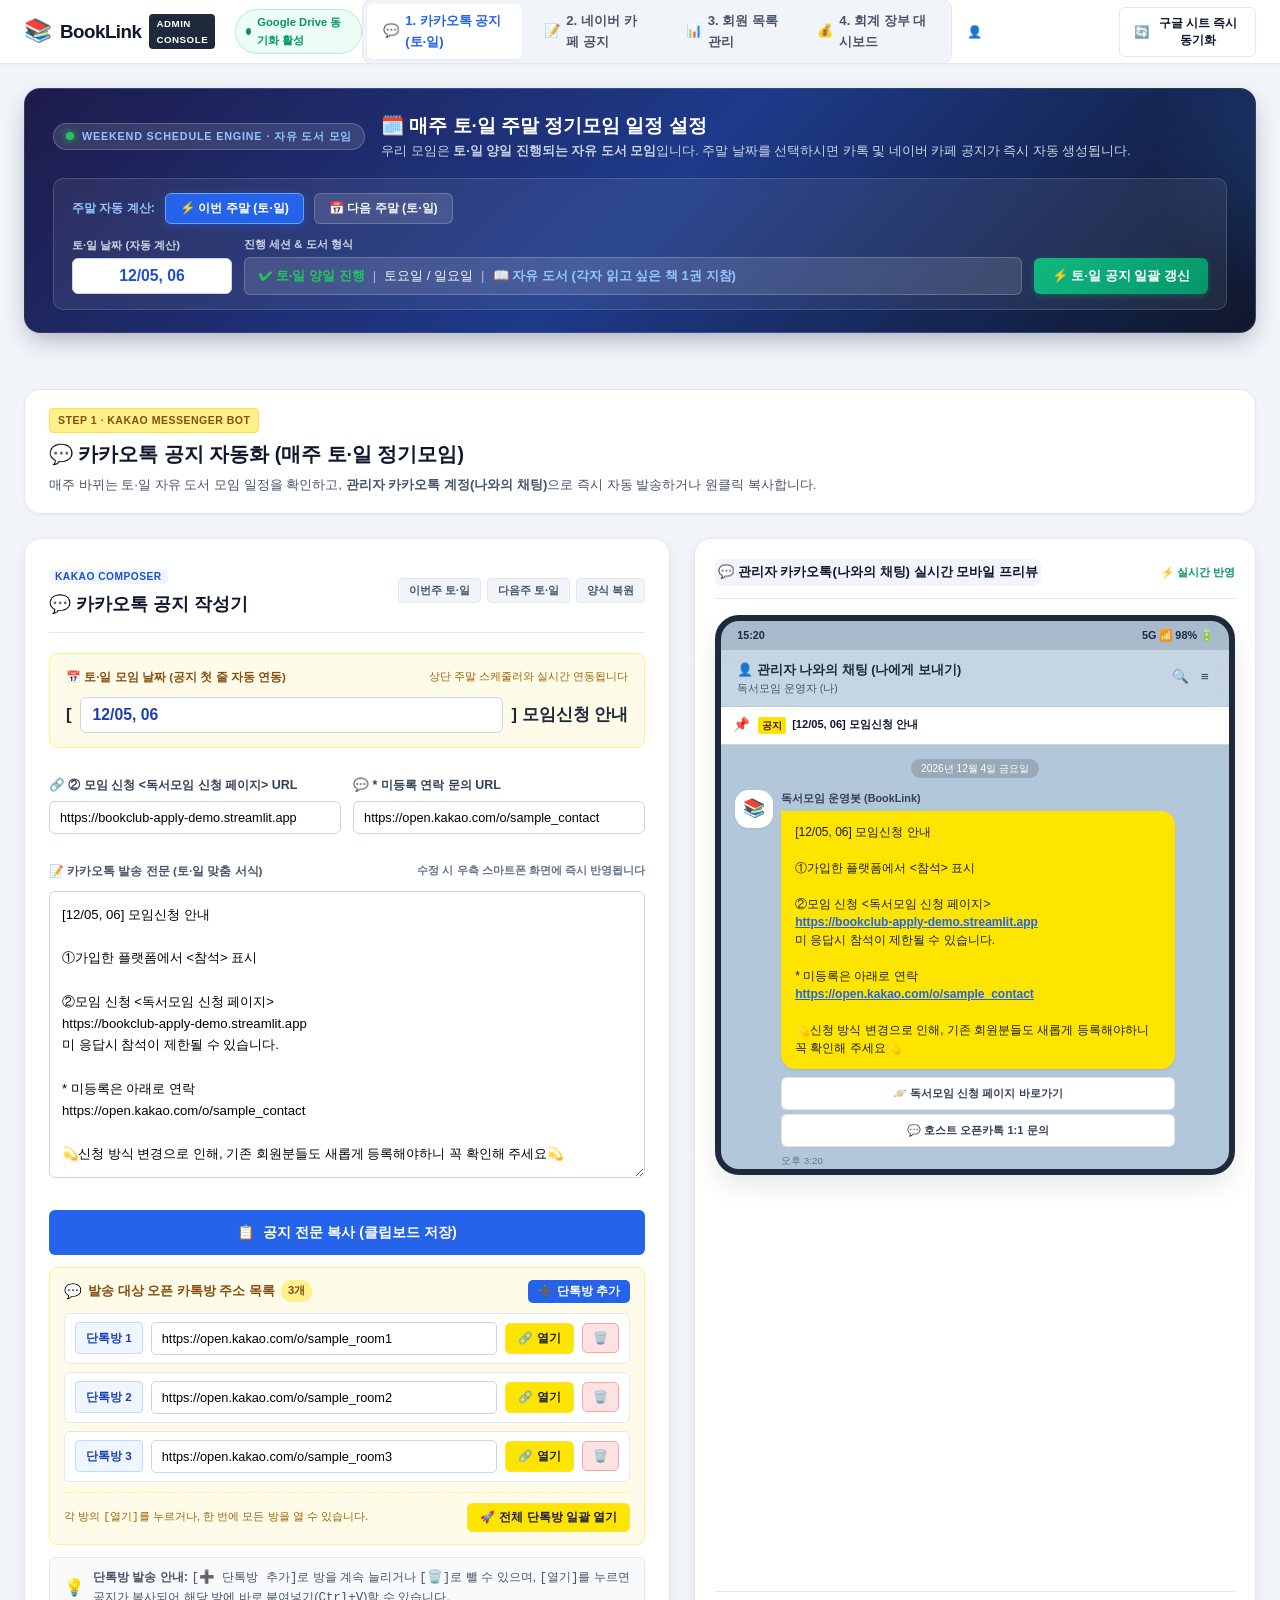
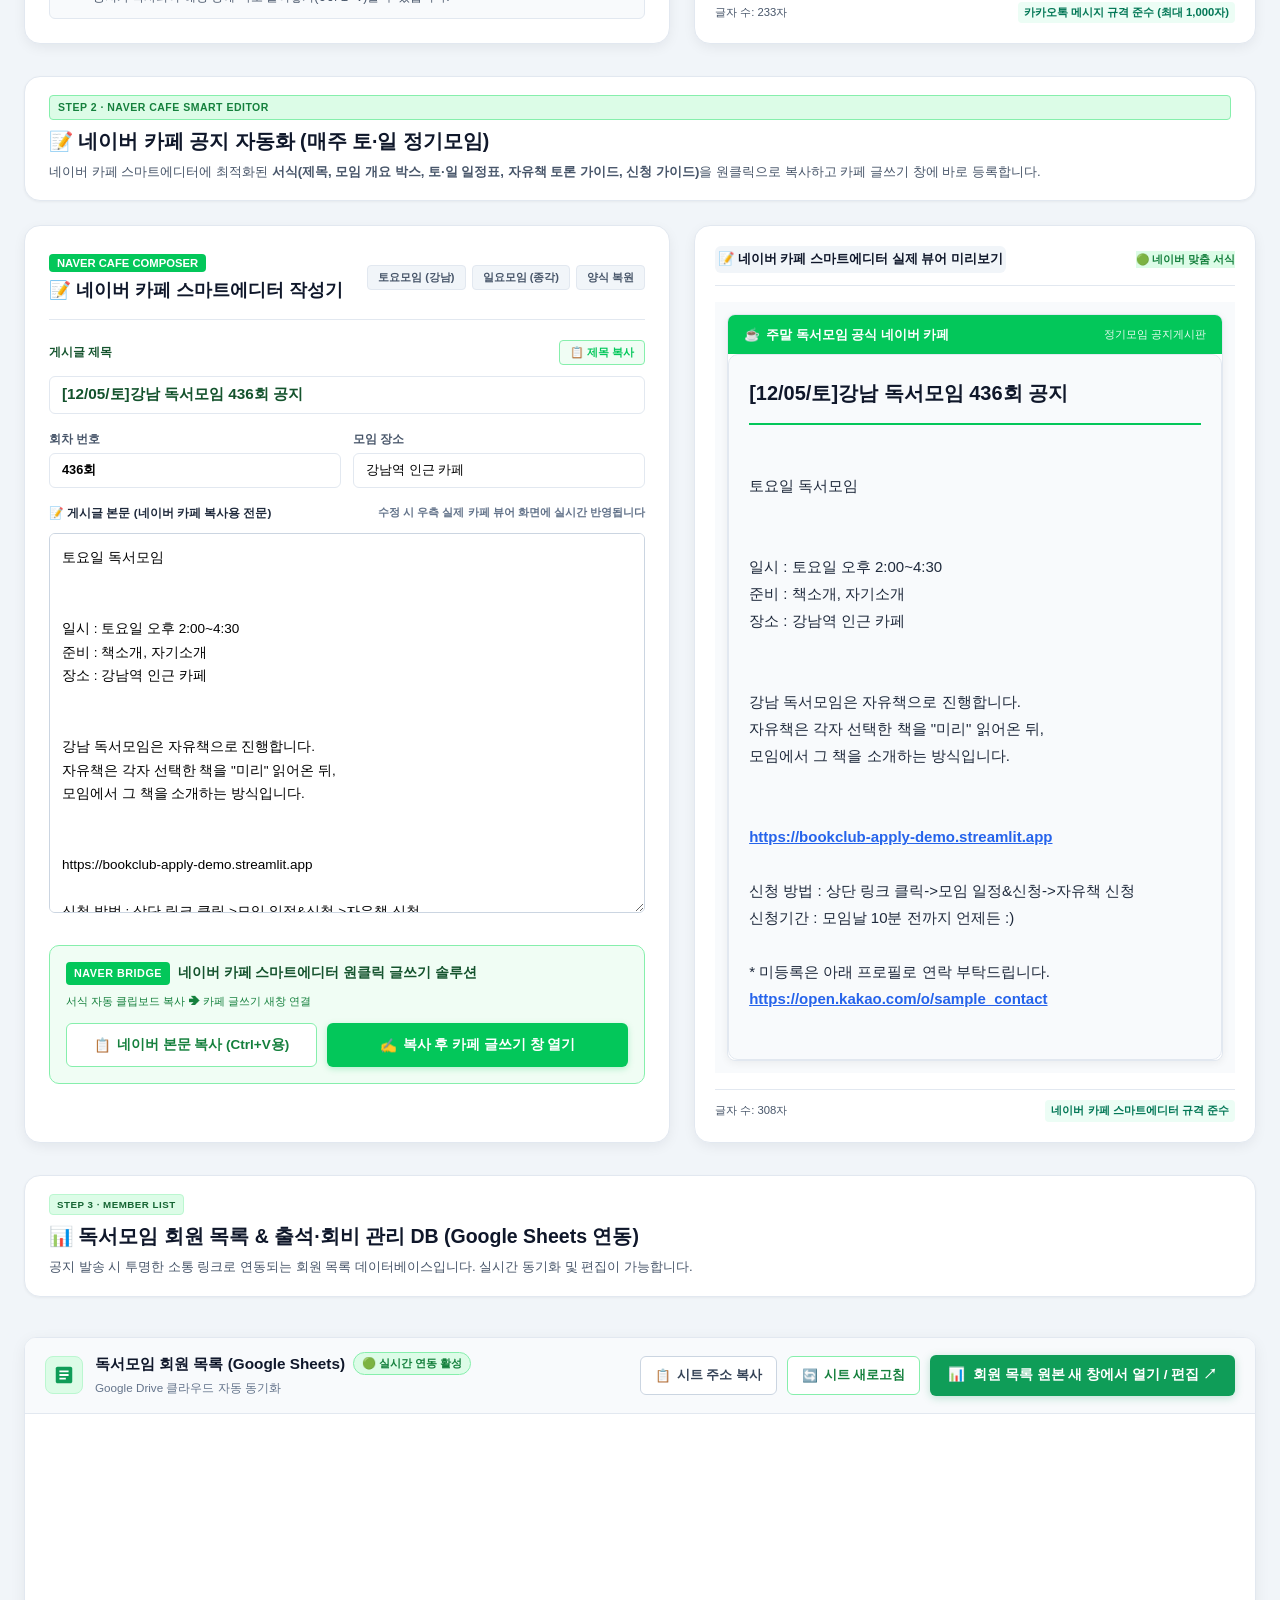
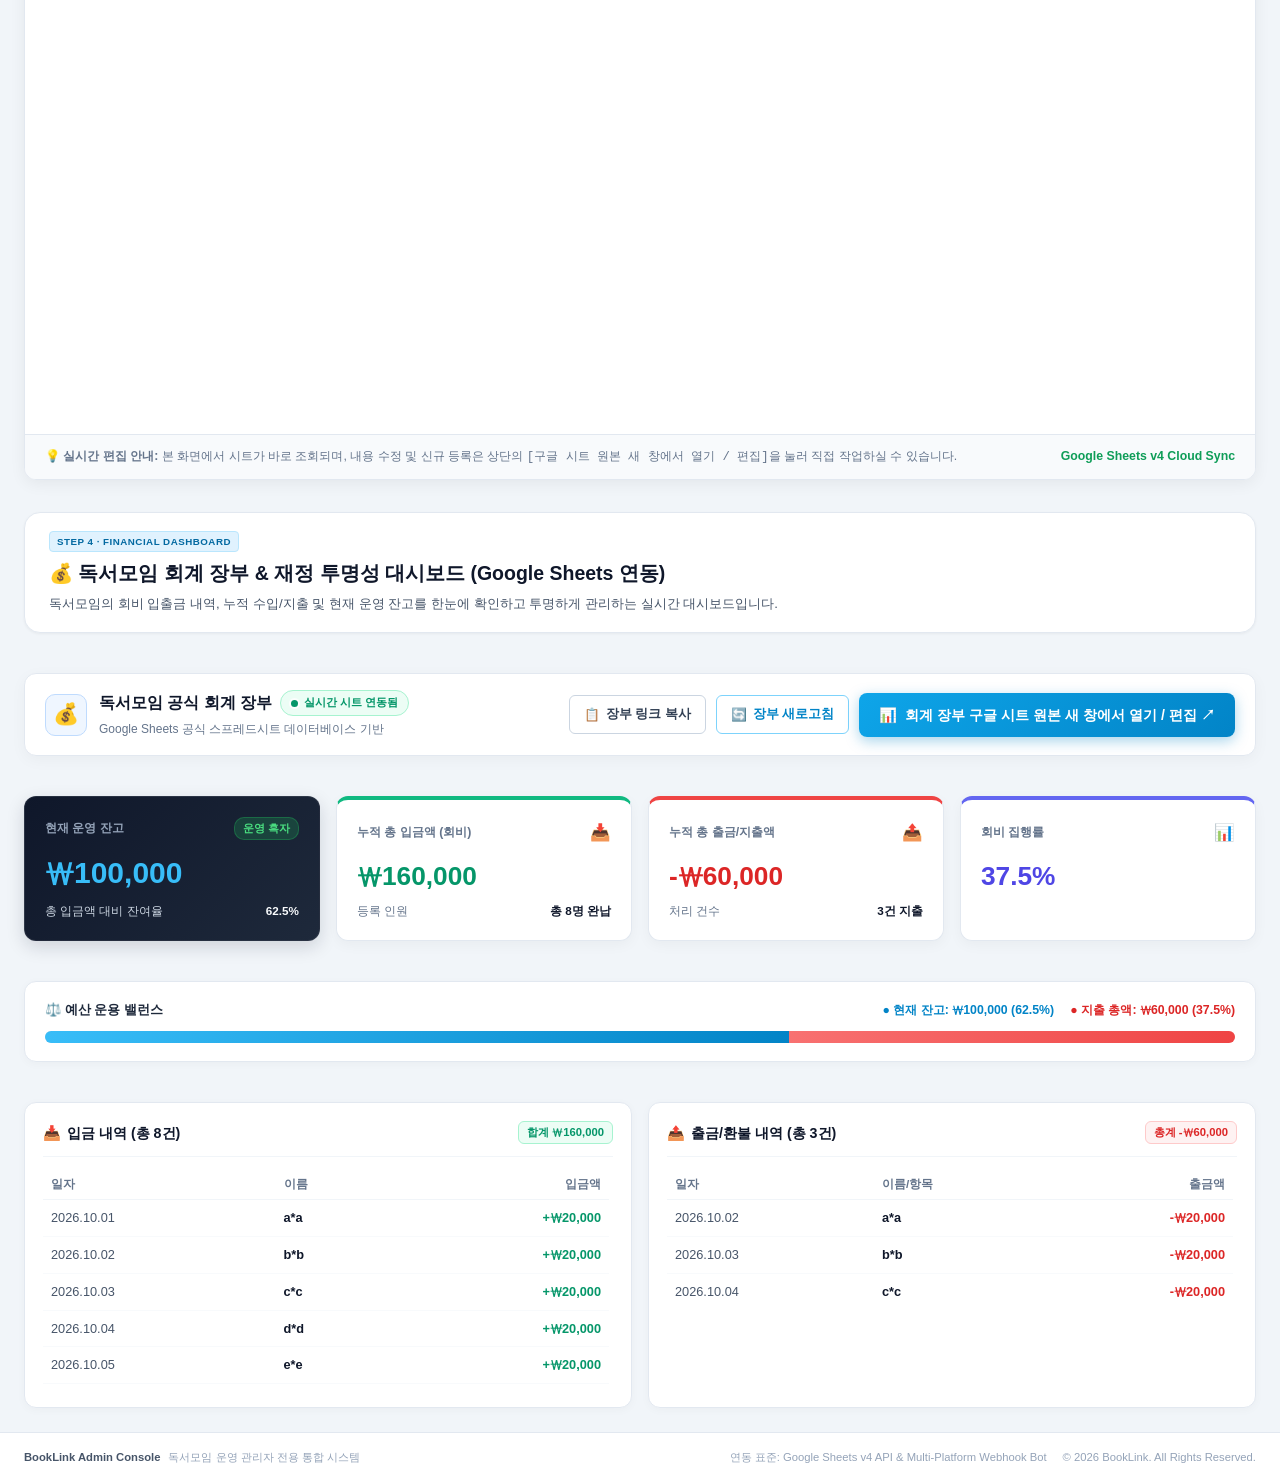
<file: index.html>
<!DOCTYPE html>
<html lang="ko">
<head>
  <meta charset="UTF-8">
  <meta name="viewport" content="width=device-width, initial-scale=1.0">
  <meta name="description" content="독서모임 관리자 전용 운영 콘솔 - 구글 시트형 회원 관리 DB 및 멀티플랫폼 원클릭 공지 자동화 시스템">
  <title>BookLink Admin - 독서모임 통합 관리 콘솔</title>
  <link rel="preconnect" href="https://fonts.googleapis.com">
  <link rel="preconnect" href="https://fonts.gstatic.com" crossorigin>
  <link rel="stylesheet" href="style.css?v=20260930_05">
  <script>
    try {
      ['booklink_members_v1', 'booklink_members_v2', 'booklink_members_v3', 'booklink_members_v4', 'booklink_members_v5'].forEach(function(k){ localStorage.removeItem(k); });
    } catch(e) {}
  </script>
</head>
<body class="console-body">
  <!-- 관리자 탑 글로벌 네비게이션 헤더 -->
  <header class="console-header">
    <div class="header-left">
      <div class="console-logo">
        <span class="logo-icon">📚</span>
        <span class="logo-brand">BookLink <span class="badge-role">ADMIN CONSOLE</span></span>
      </div>
      <div class="header-status-pills">
        <span class="status-pill status-online" id="cloudSyncStatus">
          <span class="status-dot"></span> Google Drive 동기화 활성
        </span>
      </div>
    </div>

    <!-- 빠른 바로가기 탭 네비게이션 -->
    <nav class="console-nav" aria-label="관리자 기능 메뉴">
      <a href="#section-kakao" class="nav-tab active" data-tab="kakao">
        <span class="tab-icon">💬</span> 1. 카카오톡 공지 (토·일)
      </a>
      <a href="#section-board" class="nav-tab" data-tab="board">
        <span class="tab-icon">📝</span> 2. 네이버 카페 공지
      </a>
      <a href="#section-sheet" class="nav-tab" data-tab="sheet">
        <span class="tab-icon">📊</span> 3. 회원 목록 관리
      </a>
      <a href="#section-accounting" class="nav-tab" data-tab="accounting">
        <span class="tab-icon">💰</span> 4. 회계 장부 대시보드
      </a>
    </nav>

    <div class="header-right">
      <button type="button" class="btn-header-action" id="btnOpenProfileModal" title="제작자 소개 및 프로젝트 포트폴리오 보기" style="background:rgba(255,255,255,0.15); border:1px solid rgba(255,255,255,0.25); color:#ffffff; font-weight:700;">
        <span>👤</span> <span>제작자 소개 &amp; 포트폴리오</span>
      </button>
      <button type="button" class="btn-header-action" id="btnSyncGoogleNow" title="구글 시트 회원 DB 즉시 동기화">
        <span class="sync-icon">🔄</span> <span class="sync-text">구글 시트 즉시 동기화</span>
      </button>
    </div>
  </header>

  <main class="console-main">

    <!-- ===================================================================
         🗓️ MASTER SCHEDULER: 매주 토·일 주말 정기모임(자유 도서) 스케줄러 컨트롤 바
         =================================================================== -->
    <section class="weekend-master-bar" id="weekendMasterBar">
      <div class="master-bar-container">
        <div class="master-bar-left">
          <div class="master-badge">
            <span class="pulse-dot"></span>
            <strong>WEEKEND SCHEDULE ENGINE · 자유 도서 모임</strong>
          </div>
          <div class="master-title-box">
            <h3>🗓️ 매주 토·일 주말 정기모임 일정 설정</h3>
            <p>우리 모임은 <strong>토·일 양일 진행되는 자유 도서 모임</strong>입니다. 주말 날짜를 선택하시면 카톡 및 네이버 카페 공지가 즉시 자동 생성됩니다.</p>
          </div>
        </div>

        <div class="master-bar-controls">
          <!-- 퀵 주차 이동 버튼 -->
          <div class="quick-weekend-buttons">
            <span class="control-label">주말 자동 계산:</span>
            <button type="button" class="btn-quick-week active" id="btnWeekThis" data-offset="0">⚡ 이번 주말 (토·일)</button>
            <button type="button" class="btn-quick-week" id="btnWeekNext" data-offset="1">📅 다음 주말 (토·일)</button>
          </div>

          <!-- 토·일 날짜 입력 및 공지 갱신 버튼 -->
          <div class="master-inputs-row" style="align-items:center;">
            <div class="master-field">
              <label for="masterDateRange">토·일 날짜 (자동 계산)</label>
              <div class="input-with-icon">
                <input type="text" id="masterDateRange" value="10/03, 04" placeholder="예: 10/03, 04" style="width:160px; font-weight:800; font-size:1.05rem; color:#1d4ed8; text-align:center;">
              </div>
            </div>

            <div class="master-field" style="flex:1;">
              <label>진행 세션 &amp; 도서 형식</label>
              <div style="background:rgba(255,255,255,0.12); border:1px solid rgba(255,255,255,0.2); padding:8px 14px; border-radius:6px; font-size:0.88rem; color:#f1f5f9; display:flex; align-items:center; gap:8px;">
                <span style="color:#22c55e; font-weight:700;">✔ 토·일 양일 진행</span>
                <span style="opacity:0.6;">|</span>
                <span>토요일 / 일요일</span>
                <span style="opacity:0.6;">|</span>
                <span style="color:#93c5fd; font-weight:600;">📖 자유 도서 (각자 읽고 싶은 책 1권 지참)</span>
              </div>
            </div>

            <div class="master-field">
              <label>&nbsp;</label>
              <button type="button" class="btn-apply-all" id="btnApplyAllNotices" title="카카오톡 & 네이버 카페 공지 동시 업데이트">
                <span>⚡ 토·일 공지 일괄 갱신</span>
              </button>
            </div>
          </div>
        </div>
      </div>
    </section>

    <!-- ===================================================================
         STEP 1) 💬 카카오톡 공지 자동화 (관리자 나와의 채팅 전송)
         =================================================================== -->
    <section id="section-kakao" class="console-section active-section">
      <div class="section-title-bar">
        <span class="cred-badge kakao-badge">STEP 1 · KAKAO MESSENGER BOT</span>
        <h2>💬 카카오톡 공지 자동화 (매주 토·일 정기모임)</h2>
        <p>매주 바뀌는 토·일 자유 도서 모임 일정을 확인하고, <strong>관리자 카카오톡 계정(나와의 채팅)</strong>으로 즉시 자동 발송하거나 원클릭 복사합니다.</p>
      </div>

      <div class="broadcast-main-grid">
        <!-- [좌측: 카카오톡 전용 공지 작성기] -->
        <div class="editor-panel-card">
          <div class="editor-head">
            <div>
              <span class="section-badge-blue">KAKAO COMPOSER</span>
              <h3>💬 카카오톡 공지 작성기</h3>
            </div>
            <div class="editor-head-actions">
              <button type="button" id="btnDateThisWeek" class="btn-sample-tag">이번주 토·일</button>
              <button type="button" id="btnDateNextWeek" class="btn-sample-tag">다음주 토·일</button>
              <button type="button" id="btnResetKakaoTpl" class="btn-sample-tag" title="기본 공지 서식 복원">양식 복원</button>
            </div>
          </div>

          <form id="kakaoNoticeForm" class="notice-admin-form" onsubmit="return false;">
            <!-- 날짜 & 회차 입력부 -->
            <div class="form-group" style="background:#fefce8; border:1px solid #fef08a; padding:14px 16px; border-radius:8px;">
              <label for="kakaoDate" style="color:#854d0e; font-weight:700; display:flex; justify-content:space-between; align-items:center; margin-bottom:6px;">
                <span>📅 토·일 모임 날짜 (공지 첫 줄 자동 연동)</span>
                <span style="font-size:0.75rem; color:#a16207; font-weight:normal;">상단 주말 스케줄러와 실시간 연동됩니다</span>
              </label>
              <div style="display:flex; align-items:center; gap:8px;">
                <span style="font-weight:800; font-size:1.1rem; color:#1e293b;">[</span>
                <input type="text" id="kakaoDate" value="10/03, 04" placeholder="예: 10/03, 04" style="font-weight:700; font-size:1.05rem; color:#1e40af; flex:1; padding:8px 12px; border:1px solid #cbd5e1; border-radius:6px; background:#ffffff;" required>
                <span style="font-weight:800; font-size:1.1rem; color:#1e293b;">] 모임신청 안내</span>
              </div>
            </div>

            <!-- 신청 URL & 연락 URL 설정부 (수업/데모용 가명 URL) -->
            <div class="form-grid-2" style="margin-top:12px; margin-bottom:12px;">
              <div class="form-group">
                <label for="kakaoApplyUrl" style="font-size:0.83rem; font-weight:700; color:#334155;">🔗 ② 모임 신청 &lt;독서모임 신청 페이지&gt; URL</label>
                <input type="text" id="kakaoApplyUrl" value="https://bookclub-apply-demo.streamlit.app" placeholder="예: https://bookclub-apply-demo.streamlit.app" style="font-size:0.85rem; padding:8px 10px; border:1px solid #cbd5e1; border-radius:6px; background:#ffffff;">
              </div>
              <div class="form-group">
                <label for="kakaoContactUrl" style="font-size:0.83rem; font-weight:700; color:#334155;">💬 * 미등록 연락 문의 URL</label>
                <input type="text" id="kakaoContactUrl" value="https://open.kakao.com/o/sample_contact" placeholder="예: https://open.kakao.com/o/sample_contact" style="font-size:0.85rem; padding:8px 10px; border:1px solid #cbd5e1; border-radius:6px; background:#ffffff;">
              </div>
            </div>

            <!-- 실제 카카오톡 공지 전문 템플릿 -->
            <div class="form-group">
              <label for="kakaoNoticeText" style="display:flex; justify-content:space-between; align-items:center; margin-bottom:6px;">
                <span>📝 카카오톡 발송 전문 (토·일 맞춤 서식)</span>
                <span style="font-size:0.75rem; color:#64748b;">수정 시 우측 스마트폰 화면에 즉시 반영됩니다</span>
              </label>
              <textarea id="kakaoNoticeText" rows="12" style="font-family: 'Pretendard', sans-serif; font-size: 0.88rem; line-height: 1.65; white-space: pre-wrap; padding:12px; border:1px solid #cbd5e1; border-radius:6px; width:100%; box-sizing:border-box;" required></textarea>
            </div>

            <!-- 발송 & 복사 퀵 액션 영역 -->
            <div class="form-action-wrap" style="display:flex; flex-direction:column; gap:12px; margin-top:16px;">
              <!-- 1) 공지 전문 복사 버튼 -->
              <button type="button" id="btnCopyKakao" class="btn-sheet-primary" style="padding:13px; font-weight:700; font-size:0.95rem; justify-content:center; display:flex; align-items:center; gap:8px; cursor:pointer; background:#2563eb; color:#ffffff; border:none; border-radius:6px; width:100%;">
                <span>📋</span> <span>공지 전문 복사 (클립보드 저장)</span>
              </button>

              <!-- 2) 발송 대상 오픈 카톡방 목록 (아래로 추가/삭제 가능한 동적 구조) -->
              <div style="background:#fefce8; border:1px solid #fef08a; border-radius:8px; padding:12px 14px;">
                <div style="display:flex; justify-content:space-between; align-items:center; margin-bottom:10px;">
                  <div style="display:flex; align-items:center; gap:6px;">
                    <span style="font-size:0.95rem;">💬</span>
                    <strong style="font-size:0.86rem; color:#854d0e;">발송 대상 오픈 카톡방 주소 목록</strong>
                    <span id="kakaoRoomCountBadge" style="font-size:0.75rem; background:#fef08a; color:#854d0e; padding:2px 7px; border-radius:10px; font-weight:700;">3개</span>
                  </div>
                  <button type="button" id="btnAddKakaoRoom" class="btn-sample-tag" style="background:#2563eb; color:#ffffff; border:none; padding:4px 10px; font-size:0.78rem; font-weight:700; border-radius:5px; cursor:pointer; display:inline-flex; align-items:center; gap:4px;">
                    <span>➕</span> <span>단톡방 추가</span>
                  </button>
                </div>

                <!-- 오픈 카톡방 리스트 컨테이너 -->
                <div id="kakaoRoomListContainer" style="display:flex; flex-direction:column; gap:8px;">
                  <!-- JS에서 동적으로 렌더링 -->
                </div>

                <!-- 전체 단톡방 순차 열기 퀵 액션 바 -->
                <div style="margin-top:10px; padding-top:10px; border-top:1px dashed #fef08a; display:flex; justify-content:space-between; align-items:center; flex-wrap:wrap; gap:8px;">
                  <span style="font-size:0.75rem; color:#a16207;">각 방의 <code>[열기]</code>를 누르거나, 한 번에 모든 방을 열 수 있습니다.</span>
                  <button type="button" id="btnOpenAllRooms" class="btn-sheet-tool" style="padding:6px 12px; font-size:0.78rem; font-weight:700; border:1px solid #fde047; background:#fee500; color:#1e1b4b; border-radius:5px; cursor:pointer; display:inline-flex; align-items:center; gap:4px;">
                    <span>🚀</span> <span>전체 단톡방 일괄 열기</span>
                  </button>
                </div>
              </div>

              <!-- 안내 가이드 -->
              <div style="font-size:0.83rem; color:#475569; background:#f8fafc; padding:10px 14px; border-radius:6px; border:1px solid #e2e8f0; display:flex; align-items:center; gap:8px;">
                <span style="font-size:1.1rem;">💡</span> <span><strong>단톡방 발송 안내:</strong> <code>[➕ 단톡방 추가]</code>로 방을 계속 늘리거나 <code>[🗑️]</code>로 뺄 수 있으며, <code>[열기]</code>를 누르면 공지가 복사되어 해당 방에 바로 붙여넣기(<code>Ctrl+V</code>)할 수 있습니다.</span>
              </div>
            </div>
          </form>
        </div>

        <!-- [우측: 카카오톡 스마트폰 모바일 프리뷰] -->
        <div class="preview-panel-card">
          <div class="preview-mode-switch">
            <div class="mode-buttons">
              <span class="preview-fixed-tag">💬 관리자 카카오톡(나와의 채팅) 실시간 모바일 프리뷰</span>
            </div>
            <span class="preview-sync-tag">⚡ 실시간 반영</span>
          </div>

          <div class="preview-screen-wrap" id="previewScreenMessenger">
            <div class="kakaotalk-phone-mockup">
              <div class="kt-status-bar">
                <span class="kt-time" id="ktLiveTime">14:00</span>
                <div class="kt-phone-icons">5G 📶 98% 🔋</div>
              </div>
              <div class="kt-chat-header">
                <div class="kt-chat-info">
                  <strong>👤 관리자 나와의 채팅 (나에게 보내기)</strong>
                  <span class="kt-chat-members">독서모임 운영자 (나)</span>
                </div>
                <div class="kt-header-icons">🔍 ≡</div>
              </div>

              <div class="kt-pinned-notice" id="ktPinnedNotice">
                <span class="pin-icon">📌</span>
                <div class="pin-text">
                  <span class="pin-label">공지</span>
                  <strong id="ktPinTitle">[10/03, 04] 모임신청 안내</strong>
                </div>
              </div>

              <div class="kt-messages-area">
                <div class="kt-msg-date" id="ktMsgDateText">오늘 날짜 (월요일)</div>
                <div class="kt-msg-bubble-group">
                  <div class="kt-profile-avatar">📚</div>
                  <div class="kt-msg-content-box">
                    <span class="kt-sender-name">독서모임 운영봇 (BookLink)</span>
                    <div class="kt-bubble-yellow" id="ktBubbleText">
                      <!-- JS 렌더링 -->
                    </div>
                    <div class="kt-action-buttons">
                      <a href="https://bookclub-apply-demo.streamlit.app" target="_blank" rel="noopener noreferrer" class="kt-btn-action" id="ktBtnPreviewApply" style="text-decoration:none; display:flex; align-items:center; justify-content:center; gap:6px;">🪐 독서모임 신청 페이지 바로가기</a>
                      <a href="https://open.kakao.com/o/sample_contact" target="_blank" rel="noopener noreferrer" class="kt-btn-action" id="ktBtnPreviewContact" style="text-decoration:none; display:flex; align-items:center; justify-content:center; gap:6px;">💬 호스트 오픈카톡 1:1 문의</a>
                    </div>
                    <span class="kt-time-stamp" id="ktTimeStamp">오후 2:00</span>
                  </div>
                </div>
              </div>
            </div>
          </div>

          <div class="preview-footer-meta">
            <span id="kakaoCharStats">글자 수: 380자</span>
            <span class="preview-spec-badge">카카오톡 메시지 규격 준수 (최대 1,000자)</span>
          </div>
        </div>
      </div>
    </section>

    <!-- ===================================================================
         STEP 2) 📝 네이버 카페 스마트에디터 공지 자동화 (토·일 주말 모임)
         =================================================================== -->
    <section id="section-board" class="console-section">
      <div class="section-title-bar">
        <span class="cred-badge naver-top-badge" style="background:#dcfce7; color:#15803d; border:1px solid #86efac;">STEP 2 · NAVER CAFE SMART EDITOR</span>
        <h2>📝 네이버 카페 공지 자동화 (매주 토·일 정기모임)</h2>
        <p>네이버 카페 스마트에디터에 최적화된 <strong>서식(제목, 모임 개요 박스, 토·일 일정표, 자유책 토론 가이드, 신청 가이드)</strong>을 원클릭으로 복사하고 카페 글쓰기 창에 바로 등록합니다.</p>
      </div>

      <div class="broadcast-main-grid">
        <!-- [좌측: 네이버 카페 공지 작성기] -->
        <div class="editor-panel-card">
          <div class="editor-head">
            <div>
              <span class="section-badge-naver" style="background:#03c75a; color:#ffffff; font-weight:800; font-size:0.75rem; padding:3px 8px; border-radius:4px;">NAVER CAFE COMPOSER</span>
              <h3>📝 네이버 카페 스마트에디터 작성기</h3>
            </div>
            <div class="editor-head-actions">
              <button type="button" id="btnNaverDaySat" class="btn-sample-tag active" style="font-weight:700;">토요모임 (강남)</button>
              <button type="button" id="btnNaverDaySun" class="btn-sample-tag" style="font-weight:700;">일요모임 (종각)</button>
              <button type="button" id="btnResetNaverTpl" class="btn-sample-tag" title="기본 공지 서식 복원">양식 복원</button>
            </div>
          </div>

          <form id="boardNoticeForm" class="notice-admin-form" onsubmit="return false;">
            <!-- 제목 입력 & 제목 복사 -->
            <div class="form-group">
              <div style="display:flex; justify-content:space-between; align-items:center; margin-bottom:6px;">
                <label for="boardTitle" style="font-weight:700; color:#14532d; margin:0;">게시글 제목</label>
                <button type="button" id="btnCopyBoardTitle" class="btn-sample-tag" style="color:#03c75a; border-color:#86efac; background:#f0fdf4; cursor:pointer;">📋 제목 복사</button>
              </div>
              <input type="text" id="boardTitle" value="[10/03/토]강남 독서모임 436회 공지" style="font-weight:700; font-size:1.02rem; color:#14532d;" required>
            </div>

            <!-- 회차 & 장소 간편 설정 -->
            <div class="form-grid-2">
              <div class="form-group">
                <label for="boardRound">회차 번호</label>
                <input type="text" id="boardRound" value="436회" placeholder="예: 436회" style="font-weight:700;">
              </div>
              <div class="form-group">
                <label for="boardPlace">모임 장소</label>
                <input type="text" id="boardPlace" value="강남역 인근 카페" placeholder="예: 강남역 인근 카페">
              </div>
            </div>

            <!-- 게시글 본문 (직접 편집 가능) -->
            <div class="form-group">
              <label for="boardBody" style="display:flex; justify-content:space-between; align-items:center; margin-bottom:6px;">
                <span style="font-weight:700; color:#1e293b;">📝 게시글 본문 (네이버 카페 복사용 전문)</span>
                <span style="font-size:0.75rem; color:#64748b;">수정 시 우측 실제 카페 뷰어 화면에 실시간 반영됩니다</span>
              </label>
              <textarea id="boardBody" rows="15" style="font-family:'Pretendard',sans-serif; font-size:0.9rem; line-height:1.75; white-space:pre-wrap; padding:12px; border:1px solid #cbd5e1; border-radius:6px; width:100%; box-sizing:border-box;" required></textarea>
            </div>

            <div class="naver-smart-actions" style="margin-top:16px; padding:16px; background:#f0fdf4; border:1px solid #86efac; border-radius:10px; display:flex; flex-direction:column; gap:12px;">
              <div style="display:flex; justify-content:space-between; align-items:center; flex-wrap:wrap; gap:8px;">
                <div style="display:flex; align-items:center; gap:8px;">
                  <span style="background:#03c75a; color:#ffffff; font-size:0.72rem; font-weight:800; padding:3px 8px; border-radius:4px; letter-spacing:0.5px;">NAVER BRIDGE</span>
                  <span style="font-size:0.9rem; font-weight:700; color:#14532d;">네이버 카페 스마트에디터 원클릭 글쓰기 솔루션</span>
                </div>
                <span style="font-size:0.75rem; color:#15803d;">서식 자동 클립보드 복사 ➔ 카페 글쓰기 새창 연결</span>
              </div>
              <div style="display:grid; grid-template-columns: 1fr 1.2fr; gap:10px;">
                <button type="button" id="btnCopyNaverRich" class="btn-sheet-tool" style="padding:12px; font-size:0.9rem; background:#ffffff; color:#15803d; border:1px solid #86efac; border-radius:6px; cursor:pointer; font-weight:700; display:flex; align-items:center; justify-content:center; gap:6px;">
                  <span>📋</span> <span>네이버 본문 복사 (Ctrl+V용)</span>
                </button>
                <button type="button" id="btnOpenNaverWriteDirect" class="btn-sheet-primary" style="padding:12px; font-size:0.9rem; background:#03c75a; color:#ffffff; border:none; border-radius:6px; cursor:pointer; font-weight:700; display:flex; align-items:center; justify-content:center; gap:6px; box-shadow: 0 2px 6px rgba(3, 199, 90, 0.25);">
                  <span>✍️</span> <span>복사 후 카페 글쓰기 창 열기</span>
                </button>
              </div>
            </div>
          </form>
        </div>

        <!-- [우측: 네이버 카페 실제 게시글 스타일 프리뷰] -->
        <div class="preview-panel-card">
          <div class="preview-mode-switch">
            <div class="mode-buttons">
              <span class="preview-fixed-tag">📝 네이버 카페 스마트에디터 실제 뷰어 미리보기</span>
            </div>
            <span class="preview-sync-tag" style="background:#dcfce7; color:#15803d; border-color:#86efac;">🟢 네이버 맞춤 서식</span>
          </div>

          <div class="preview-screen-wrap" id="previewScreenBoard" style="background:#f8fafc; padding:12px;">
            <div class="naver-cafe-view-container" style="background:#ffffff; border:1px solid #e2e8f0; border-radius:8px; overflow:hidden; box-shadow:0 2px 8px rgba(0,0,0,0.06);">
              <!-- 네이버 카페 게시글 상단 헤더 -->
              <div class="naver-cafe-header-bar" style="background:#03c75a; color:#ffffff; padding:10px 16px; display:flex; justify-content:space-between; align-items:center;">
                <div style="font-size:0.85rem; font-weight:800; display:flex; align-items:center; gap:6px;">
                  <span>☕</span> <span>주말 독서모임 공식 네이버 카페</span>
                </div>
                <span style="font-size:0.75rem; opacity:0.9;">정기모임 공지게시판</span>
              </div>

              <!-- 네이버 카페 글 본문 렌더링 뷰포트 -->
              <div class="board-article-viewport" id="boardArticleContent" style="padding:20px; font-family:'Pretendard',sans-serif;">
                <!-- JS 렌더링 -->
              </div>
            </div>
          </div>

          <div class="preview-footer-meta">
            <span id="boardCharStats">글자 수: 620자</span>
            <span class="preview-spec-badge" id="boardSpecBadge">네이버 카페 스마트에디터 규격 준수</span>
          </div>
        </div>
      </div>
    </section>

    <!-- ===================================================================
         STEP 3) 📊 독서모임 회원 명단 & 출석·회비 관리 DB (Google Sheets)
         =================================================================== -->
    <section id="section-sheet" class="console-section">
      <div class="section-title-bar">
        <span class="badge-role sheet-badge" style="background:#dcfce7; color:#166534; border:1px solid #bbf7d0; display:inline-block; align-self:flex-start;">STEP 3 · MEMBER LIST</span>
        <h2>📊 독서모임 회원 목록 &amp; 출석·회비 관리 DB (Google Sheets 연동)</h2>
        <p>공지 발송 시 투명한 소통 링크로 연동되는 회원 목록 데이터베이스입니다. 실시간 동기화 및 편집이 가능합니다.</p>
      </div>

      <!-- 실제 구글 스프레드시트 연동 카드 -->
      <div class="sheet-real-container" style="background:#ffffff; border:1px solid #e2e8f0; border-radius:12px; overflow:hidden; box-shadow:0 4px 16px rgba(0,0,0,0.06); margin-top:16px;">
        <!-- 상단 헤더 & 컨트롤 바 -->
        <div style="background:#f8fafc; border-bottom:1px solid #e2e8f0; padding:14px 20px; display:flex; justify-content:space-between; align-items:center; flex-wrap:wrap; gap:12px;">
          <div style="display:flex; align-items:center; gap:12px;">
            <div style="display:flex; align-items:center; justify-content:center; width:38px; height:38px; background:#dcfce7; border-radius:8px; border:1px solid #bbf7d0;">
              <svg viewBox="0 0 24 24" width="22" height="22" fill="#0F9D58">
                <path d="M19 3H5c-1.1 0-2 .9-2 2v14c0 1.1.9 2 2 2h14c1.1 0 2-.9 2-2V5c0-1.1-.9-2-2-2z"/>
                <path fill="#ffffff" d="M14 17H7v-2h7v2zm3-4H7v-2h10v2zm0-4H7V7h10v2z"/>
              </svg>
            </div>
            <div>
              <div style="display:flex; align-items:center; gap:8px;">
                <strong style="font-size:1.02rem; color:#0f172a;">독서모임 회원 목록 (Google Sheets)</strong>
                <span style="background:#dcfce7; color:#15803d; border:1px solid #86efac; font-size:0.75rem; padding:2px 8px; border-radius:12px; font-weight:700;">🟢 실시간 연동 활성</span>
              </div>
              <span style="font-size:0.78rem; color:#64748b;">Google Drive 클라우드 자동 동기화</span>
            </div>
          </div>

          <div style="display:flex; align-items:center; gap:10px; flex-wrap:wrap;">
            <button type="button" id="btnCopySheetLink" class="btn-sheet-tool" style="padding:10px 14px; font-size:0.85rem; font-weight:700; background:#ffffff; color:#334155; border:1px solid #cbd5e1; border-radius:6px; cursor:pointer; display:flex; align-items:center; gap:6px;">
              <span>📋</span> <span>시트 주소 복사</span>
            </button>
            <button type="button" id="btnRefreshSheetIframe" class="btn-sheet-tool" style="padding:10px 14px; font-size:0.85rem; font-weight:700; background:#ffffff; color:#15803d; border:1px solid #86efac; border-radius:6px; cursor:pointer; display:flex; align-items:center; gap:6px;">
              <span>🔄</span> <span>시트 새로고침</span>
            </button>
            <a href="https://docs.google.com/spreadsheets/d/1i6zZuk5ii6VotMiYPdHSQOFzpht2JTUgOuDrRoXcZh8/edit?gid=0#gid=0" target="_blank" rel="noopener noreferrer" style="text-decoration:none; padding:10px 18px; font-size:0.9rem; font-weight:800; background:#0f9d58; color:#ffffff; border-radius:6px; display:flex; align-items:center; gap:8px; box-shadow:0 2px 8px rgba(15,157,88,0.25);">
              <span>📊</span> <span>회원 목록 원본 새 창에서 열기 / 편집 ↗</span>
            </a>
          </div>
        </div>

        <!-- 실제 구글 스프레드시트 임베드 뷰어 -->
        <div style="width:100%; height:620px; background:#ffffff; position:relative; overflow:hidden;">
          <iframe id="googleSheetIframe" src="https://docs.google.com/spreadsheets/d/1i6zZuk5ii6VotMiYPdHSQOFzpht2JTUgOuDrRoXcZh8/htmlembed?gid=0&amp;widget=true" style="width:100%; height:100%; border:none; display:block;" title="독서모임 회원 목록 (구글 스프레드시트)"></iframe>
        </div>

        <!-- 하단 실시간 안내 바 -->
        <div style="padding:12px 20px; background:#f8fafc; border-top:1px solid #e2e8f0; display:flex; justify-content:space-between; align-items:center; font-size:0.82rem; color:#64748b; flex-wrap:wrap; gap:8px;">
          <span>💡 <strong>실시간 편집 안내:</strong> 본 화면에서 시트가 바로 조회되며, 내용 수정 및 신규 등록은 상단의 <code>[구글 시트 원본 새 창에서 열기 / 편집]</code>을 눌러 직접 작업하실 수 있습니다.</span>
          <span style="font-weight:700; color:#0f9d58;">Google Sheets v4 Cloud Sync</span>
        </div>
      </div>
    </section>

    <!-- ===================================================================
         STEP 4) 💰 독서모임 회계 장부 & 재정 투명성 대시보드 (Google Sheets)
         =================================================================== -->
    <section id="section-accounting" class="console-section">
      <div class="section-title-bar">
        <span class="badge-role sheet-badge" style="background:#e0f2fe; color:#0369a1; border:1px solid #bae6fd; display:inline-block; align-self:flex-start;">STEP 4 · FINANCIAL DASHBOARD</span>
        <h2>💰 독서모임 회계 장부 &amp; 재정 투명성 대시보드 (Google Sheets 연동)</h2>
        <p>독서모임의 회비 입출금 내역, 누적 수입/지출 및 현재 운영 잔고를 한눈에 확인하고 투명하게 관리하는 실시간 대시보드입니다.</p>
      </div>

      <!-- 상단 컨트롤 및 구글 시트 바로가기 헤더 바 -->
      <div class="accounting-action-bar" style="background:#ffffff; border:1px solid #e2e8f0; border-radius:12px; padding:16px 20px; display:flex; justify-content:space-between; align-items:center; flex-wrap:wrap; gap:14px; box-shadow:0 4px 16px rgba(0,0,0,0.04); margin-top:16px;">
        <div style="display:flex; align-items:center; gap:12px;">
          <div style="display:flex; align-items:center; justify-content:center; width:42px; height:42px; background:#eff6ff; border-radius:10px; border:1px solid #bfdbfe;">
            <span style="font-size:1.4rem;">💰</span>
          </div>
          <div>
            <div style="display:flex; align-items:center; gap:8px;">
              <strong style="font-size:1.05rem; color:#0f172a;">독서모임 공식 회계 장부</strong>
              <span class="status-pill status-online" style="font-size:0.75rem; padding:3px 10px;">
                <span class="status-dot"></span> 실시간 시트 연동됨
              </span>
            </div>
            <span style="font-size:0.8rem; color:#64748b;">Google Sheets 공식 스프레드시트 데이터베이스 기반</span>
          </div>
        </div>

        <div style="display:flex; align-items:center; gap:10px; flex-wrap:wrap;">
          <button type="button" id="btnCopyAccountingSheetLink" class="btn-sheet-tool" style="padding:10px 14px; font-size:0.85rem; font-weight:700; background:#ffffff; color:#334155; border:1px solid #cbd5e1; border-radius:6px; cursor:pointer; display:flex; align-items:center; gap:6px;">
            <span>📋</span> <span>장부 링크 복사</span>
          </button>
          <button type="button" id="btnRefreshAccountingSheet" class="btn-sheet-tool" style="padding:10px 14px; font-size:0.85rem; font-weight:700; background:#ffffff; color:#0284c7; border:1px solid #7dd3fc; border-radius:6px; cursor:pointer; display:flex; align-items:center; gap:6px;">
            <span>🔄</span> <span>장부 새로고침</span>
          </button>
          <a href="https://docs.google.com/spreadsheets/d/1QjELjB_rJuvDJGJ7XpjH3Tt3YKNsEbHh4AwiR6rH0Yc/edit?gid=0#gid=0" target="_blank" rel="noopener noreferrer" id="btnGoToAccountingSheet" style="text-decoration:none; padding:11px 20px; font-size:0.95rem; font-weight:800; background:linear-gradient(135deg, #0ea5e9, #0284c7); color:#ffffff; border-radius:8px; display:flex; align-items:center; gap:8px; box-shadow:0 4px 14px rgba(2,132,199,0.35); transition:transform 0.15s ease, box-shadow 0.15s ease;">
            <span>📊</span> <span>회계 장부 구글 시트 원본 새 창에서 열기 / 편집 ↗</span>
          </a>
        </div>
      </div>

      <!-- 핵심 KPI 요약 카드 4종 -->
      <div class="accounting-kpi-grid" style="display:grid; grid-template-columns:repeat(auto-fit, minmax(220px, 1fr)); gap:16px; margin-top:16px;">
        <!-- 카드 1: 현재 운영 잔고 -->
        <div class="kpi-card kpi-balance" style="background:linear-gradient(135deg, #0f172a 0%, #1e293b 100%); color:#ffffff; padding:20px; border-radius:12px; box-shadow:0 6px 18px rgba(15,23,42,0.15); border:1px solid rgba(255,255,255,0.08); position:relative; overflow:hidden;">
          <div style="font-size:0.82rem; font-weight:600; color:#94a3b8; display:flex; justify-content:space-between; align-items:center;">
            <span>현재 운영 잔고</span>
            <span style="background:rgba(34,197,94,0.2); color:#4ade80; border:1px solid rgba(34,197,94,0.3); font-size:0.72rem; padding:2px 8px; border-radius:10px; font-weight:700;">운영 흑자</span>
          </div>
          <div style="font-size:2rem; font-weight:900; margin:10px 0 6px 0; color:#38bdf8; font-family:'Pretendard', sans-serif;" id="kpiCurrentBalance">
            ₩100,000
          </div>
          <div style="font-size:0.78rem; color:#cbd5e1; display:flex; justify-content:space-between;">
            <span>총 입금액 대비 잔여율</span>
            <strong style="color:#f8fafc;" id="kpiBalanceRatio">62.5%</strong>
          </div>
        </div>

        <!-- 카드 2: 누적 총 입금액 -->
        <div class="kpi-card" style="background:#ffffff; padding:20px; border-radius:12px; box-shadow:0 4px 14px rgba(0,0,0,0.04); border:1px solid #e2e8f0; border-top:4px solid #10b981;">
          <div style="font-size:0.82rem; font-weight:600; color:#64748b; display:flex; justify-content:space-between; align-items:center;">
            <span>누적 총 입금액 (회비)</span>
            <span style="font-size:1.1rem;">📥</span>
          </div>
          <div style="font-size:1.75rem; font-weight:800; margin:10px 0 6px 0; color:#059669; font-family:'Pretendard', sans-serif;" id="kpiTotalIncome">
            ₩160,000
          </div>
          <div style="font-size:0.78rem; color:#64748b; display:flex; justify-content:space-between;">
            <span>등록 인원</span>
            <strong style="color:#0f172a;" id="kpiIncomeCount">총 8명 완납</strong>
          </div>
        </div>

        <!-- 카드 3: 누적 총 출금액 -->
        <div class="kpi-card" style="background:#ffffff; padding:20px; border-radius:12px; box-shadow:0 4px 14px rgba(0,0,0,0.04); border:1px solid #e2e8f0; border-top:4px solid #ef4444;">
          <div style="font-size:0.82rem; font-weight:600; color:#64748b; display:flex; justify-content:space-between; align-items:center;">
            <span>누적 총 출금/지출액</span>
            <span style="font-size:1.1rem;">📤</span>
          </div>
          <div style="font-size:1.75rem; font-weight:800; margin:10px 0 6px 0; color:#dc2626; font-family:'Pretendard', sans-serif;" id="kpiTotalExpense">
            -₩60,000
          </div>
          <div style="font-size:0.78rem; color:#64748b; display:flex; justify-content:space-between;">
            <span>처리 건수</span>
            <strong style="color:#0f172a;" id="kpiExpenseCount">3건 지출</strong>
          </div>
        </div>

        <!-- 카드 4: 재정 집행률 -->
        <div class="kpi-card" style="background:#ffffff; padding:20px; border-radius:12px; box-shadow:0 4px 14px rgba(0,0,0,0.04); border:1px solid #e2e8f0; border-top:4px solid #6366f1;">
          <div style="font-size:0.82rem; font-weight:600; color:#64748b; display:flex; justify-content:space-between; align-items:center;">
            <span>회비 집행률</span>
            <span style="font-size:1.1rem;">📊</span>
          </div>
          <div style="font-size:1.75rem; font-weight:800; margin:10px 0 0 0; color:#4f46e5; font-family:'Pretendard', sans-serif;" id="kpiExpenseRate">
            37.5%
          </div>
        </div>
      </div>

      <!-- 재정 비율 게이지 바 -->
      <div style="background:#ffffff; border:1px solid #e2e8f0; border-radius:12px; padding:18px 20px; margin-top:16px; box-shadow:0 2px 10px rgba(0,0,0,0.03);">
        <div style="display:flex; justify-content:space-between; align-items:center; margin-bottom:10px; font-size:0.88rem;">
          <span style="font-weight:700; color:#1e293b;">⚖️ 예산 운용 밸런스</span>
          <div style="display:flex; gap:16px; font-size:0.82rem;">
            <span style="color:#0284c7; font-weight:600;">● 현재 잔고: ₩100,000 (62.5%)</span>
            <span style="color:#dc2626; font-weight:600;">● 지출 총액: ₩60,000 (37.5%)</span>
          </div>
        </div>
        <div style="width:100%; height:12px; background:#fee2e2; border-radius:8px; overflow:hidden; display:flex;">
          <div style="width:62.5%; background:linear-gradient(90deg, #38bdf8, #0284c7); height:100%;" title="잔고 비율: 62.5%"></div>
          <div style="width:37.5%; background:linear-gradient(90deg, #f87171, #ef4444); height:100%;" title="지출 비율: 37.5%"></div>
        </div>
      </div>

      <!-- 최근 입출금 내역 2열 그리드 요약 (모바일 1열 반응형) -->
      <div class="accounting-tables-grid" style="display:grid; grid-template-columns:1fr 1fr; gap:16px; margin-top:16px;">
        <!-- 좌측: 최근 입금 내역 (등록인원 8명) -->
        <div style="background:#ffffff; border:1px solid #e2e8f0; border-radius:12px; padding:18px; box-shadow:0 2px 10px rgba(0,0,0,0.03);">
          <div style="display:flex; justify-content:space-between; align-items:center; padding-bottom:12px; border-bottom:1px solid #f1f5f9; margin-bottom:12px;">
            <strong style="color:#0f172a; font-size:0.95rem; display:flex; align-items:center; gap:6px;">
              <span style="color:#10b981;">📥</span> 입금 내역 (총 8건)
            </strong>
            <span style="background:#ecfdf5; color:#059669; font-size:0.75rem; font-weight:700; padding:2px 8px; border-radius:6px; border:1px solid #a7f3d0;">
              합계 ₩160,000
            </span>
          </div>
          <div style="max-height:220px; overflow-y:auto; padding-right:4px;">
            <table style="width:100%; font-size:0.85rem; border-collapse:collapse; text-align:left;">
              <thead>
                <tr style="color:#64748b; border-bottom:1px solid #f1f5f9; font-size:0.78rem;">
                  <th style="padding:6px 8px;">일자</th>
                  <th style="padding:6px 8px;">이름</th>
                  <th style="padding:6px 8px; text-align:right;">입금액</th>
                </tr>
              </thead>
              <tbody id="accountingIncomeTbody">
                <tr style="border-bottom:1px solid #f8fafc;"><td style="padding:8px; color:#475569;">2026.10.01</td><td style="padding:8px; font-weight:600; color:#0f172a;">aaa</td><td style="padding:8px; text-align:right; font-weight:700; color:#059669;">+₩20,000</td></tr>
                <tr style="border-bottom:1px solid #f8fafc;"><td style="padding:8px; color:#475569;">2026.10.02</td><td style="padding:8px; font-weight:600; color:#0f172a;">bbb</td><td style="padding:8px; text-align:right; font-weight:700; color:#059669;">+₩20,000</td></tr>
                <tr style="border-bottom:1px solid #f8fafc;"><td style="padding:8px; color:#475569;">2026.10.03</td><td style="padding:8px; font-weight:600; color:#0f172a;">ccc</td><td style="padding:8px; text-align:right; font-weight:700; color:#059669;">+₩20,000</td></tr>
                <tr style="border-bottom:1px solid #f8fafc;"><td style="padding:8px; color:#475569;">2026.10.04</td><td style="padding:8px; font-weight:600; color:#0f172a;">ddd</td><td style="padding:8px; text-align:right; font-weight:700; color:#059669;">+₩20,000</td></tr>
                <tr style="border-bottom:1px solid #f8fafc;"><td style="padding:8px; color:#475569;">2026.10.05</td><td style="padding:8px; font-weight:600; color:#0f172a;">eee</td><td style="padding:8px; text-align:right; font-weight:700; color:#059669;">+₩20,000</td></tr>
                <tr style="border-bottom:1px solid #f8fafc;"><td style="padding:8px; color:#475569;">2026.10.06</td><td style="padding:8px; font-weight:600; color:#0f172a;">fff</td><td style="padding:8px; text-align:right; font-weight:700; color:#059669;">+₩20,000</td></tr>
                <tr style="border-bottom:1px solid #f8fafc;"><td style="padding:8px; color:#475569;">2026.10.07</td><td style="padding:8px; font-weight:600; color:#0f172a;">ggg</td><td style="padding:8px; text-align:right; font-weight:700; color:#059669;">+₩20,000</td></tr>
                <tr><td style="padding:8px; color:#475569;">2026.10.08</td><td style="padding:8px; font-weight:600; color:#0f172a;">hhh</td><td style="padding:8px; text-align:right; font-weight:700; color:#059669;">+₩20,000</td></tr>
              </tbody>
            </table>
          </div>
        </div>

        <!-- 우측: 최근 출금 내역 (3건) -->
        <div style="background:#ffffff; border:1px solid #e2e8f0; border-radius:12px; padding:18px; box-shadow:0 2px 10px rgba(0,0,0,0.03);">
          <div style="display:flex; justify-content:space-between; align-items:center; padding-bottom:12px; border-bottom:1px solid #f1f5f9; margin-bottom:12px;">
            <strong style="color:#0f172a; font-size:0.95rem; display:flex; align-items:center; gap:6px;">
              <span style="color:#ef4444;">📤</span> 출금/환불 내역 (총 3건)
            </strong>
            <span style="background:#fef2f2; color:#dc2626; font-size:0.75rem; font-weight:700; padding:2px 8px; border-radius:6px; border:1px solid #fecaca;">
              총계 -₩60,000
            </span>
          </div>
          <div style="max-height:220px; overflow-y:auto; padding-right:4px;">
            <table style="width:100%; font-size:0.85rem; border-collapse:collapse; text-align:left;">
              <thead>
                <tr style="color:#64748b; border-bottom:1px solid #f1f5f9; font-size:0.78rem;">
                  <th style="padding:6px 8px;">일자</th>
                  <th style="padding:6px 8px;">이름/항목</th>
                  <th style="padding:6px 8px; text-align:right;">출금액</th>
                </tr>
              </thead>
              <tbody id="accountingExpenseTbody">
                <tr style="border-bottom:1px solid #f8fafc;"><td style="padding:8px; color:#475569;">2026.10.02</td><td style="padding:8px; font-weight:600; color:#0f172a;">xxx</td><td style="padding:8px; text-align:right; font-weight:700; color:#dc2626;">-₩20,000</td></tr>
                <tr style="border-bottom:1px solid #f8fafc;"><td style="padding:8px; color:#475569;">2026.10.03</td><td style="padding:8px; font-weight:600; color:#0f172a;">yyy</td><td style="padding:8px; text-align:right; font-weight:700; color:#dc2626;">-₩20,000</td></tr>
                <tr><td style="padding:8px; color:#475569;">2026.10.04</td><td style="padding:8px; font-weight:600; color:#0f172a;">zzz</td><td style="padding:8px; text-align:right; font-weight:700; color:#dc2626;">-₩20,000</td></tr>
              </tbody>
            </table>
          </div>
        </div>
      </div>

    </section>

  </main>

  <!-- 콘솔 푸터 바 -->
  <footer class="console-footer">
    <div class="footer-left">
      <strong>BookLink Admin Console</strong>
      <span>독서모임 운영 관리자 전용 통합 시스템</span>
    </div>
    <div class="footer-right">
      <span>연동 표준: Google Sheets v4 API & Multi-Platform Webhook Bot</span>
      <span>© 2026 BookLink. All Rights Reserved.</span>
    </div>
  <!-- 제작자 소개 & 프로젝트 포트폴리오 모달 (루브릭 준수: 자기소개, 관심분야, 프로젝트 링크, '준비 중' 표기, 개인정보 최소화) -->
  <div class="profile-modal-backdrop" id="profileModal" style="display:none; position:fixed; inset:0; background:rgba(15,23,42,0.6); z-index:9999; align-items:center; justify-content:center; padding:16px; backdrop-filter:blur(4px);">
    <div class="profile-modal-card" style="background:#ffffff; border-radius:16px; width:100%; max-width:640px; max-height:90vh; overflow-y:auto; box-shadow:0 20px 40px rgba(0,0,0,0.25); border:1px solid #e2e8f0; animation:modalFadeIn 0.2s ease;">
      <!-- 모달 상단 헤더 -->
      <div style="background:linear-gradient(135deg, #1e293b, #0f172a); color:#ffffff; padding:20px 24px; display:flex; justify-content:space-between; align-items:center; border-top-left-radius:16px; border-top-right-radius:16px;">
        <div style="display:flex; align-items:center; gap:10px;">
          <span style="font-size:1.5rem;">👤</span>
          <div>
            <h3 style="margin:0; font-size:1.15rem; font-weight:800; color:#ffffff;">제작자 소개 &amp; 포트폴리오</h3>
            <span style="font-size:0.78rem; color:#94a3b8;">HUFS 1학년 2학기 기술개발연구프로젝트</span>
          </div>
        </div>
        <button type="button" id="btnCloseProfileModal" aria-label="닫기" style="background:rgba(255,255,255,0.1); border:none; color:#ffffff; width:32px; height:32px; border-radius:8px; cursor:pointer; font-size:1.1rem; display:flex; align-items:center; justify-content:center; transition:background 0.15s ease;">
          ✕
        </button>
      </div>

      <!-- 모달 본문 콘텐츠 -->
      <div style="padding:24px; display:flex; flex-direction:column; gap:20px;">
        <!-- 1. 자기소개 & 기본 프로필 -->
        <div style="background:#f8fafc; border:1px solid #e2e8f0; border-radius:12px; padding:16px 18px;">
          <div style="display:flex; justify-content:space-between; align-items:center; margin-bottom:8px;">
            <strong style="font-size:1.05rem; color:#0f172a;">한지수 (Developer &amp; Creator)</strong>
            <span style="background:#dbeafe; color:#1d4ed8; font-size:0.75rem; font-weight:700; padding:2px 8px; border-radius:10px;">재학생</span>
          </div>
          <p style="font-size:0.86rem; color:#475569; margin:0; line-height:1.6;">
            반복되는 운영 업무의 비효율을 줄이고, <strong>사용자에게 직관적인 경험과 투명한 데이터 소통을 제공하는 실무형 웹 솔루션</strong>을 개발하는 것에 관심이 많습니다. 실제 동호회 및 스터디 운영 현장의 불편을 해결하는 실용적인 소프트웨어를 지향합니다.
          </p>
        </div>

        <!-- 2. 관심 분야 (Interests) -->
        <div>
          <h4 style="font-size:0.92rem; font-weight:800; color:#1e293b; margin:0 0 10px 0; display:flex; align-items:center; gap:6px;">
            <span>💡</span> <span>주요 관심 분야</span>
          </h4>
          <div style="display:grid; grid-template-columns:repeat(auto-fit, minmax(180px, 1fr)); gap:10px;">
            <div style="background:#f1f5f9; padding:12px; border-radius:8px; border-left:3px solid #2563eb;">
              <strong style="font-size:0.84rem; color:#1e293b; display:block; margin-bottom:2px;">🌐 웹 프론트엔드 UI/UX</strong>
              <span style="font-size:0.76rem; color:#64748b;">시맨틱 마크업, 반응형 웹, 웹 접근성(a11y)</span>
            </div>
            <div style="background:#f1f5f9; padding:12px; border-radius:8px; border-left:3px solid #10b981;">
              <strong style="font-size:0.84rem; color:#1e293b; display:block; margin-bottom:2px;">⚙️ 클라우드 API &amp; 자동화</strong>
              <span style="font-size:0.76rem; color:#64748b;">Google Sheets API, Webhook, GitHub Actions</span>
            </div>
            <div style="background:#f1f5f9; padding:12px; border-radius:8px; border-left:3px solid #6366f1;">
              <strong style="font-size:0.84rem; color:#1e293b; display:block; margin-bottom:2px;">📊 재정 데이터 시각화</strong>
              <span style="font-size:0.76rem; color:#64748b;">실시간 KPI 대시보드, Git Scraping 감사 로깅</span>
            </div>
          </div>
        </div>

        <!-- 3. 프로젝트 및 작업 링크 (루브릭: 미완성 프로젝트는 '준비 중'으로 표시) -->
        <div>
          <h4 style="font-size:0.92rem; font-weight:800; color:#1e293b; margin:0 0 10px 0; display:flex; align-items:center; gap:6px;">
            <span>🚀</span> <span>프로젝트 포트폴리오 &amp; 작업 링크</span>
          </h4>
          <div style="display:flex; flex-direction:column; gap:10px;">
            <!-- 프로젝트 1: BookLink Admin Console -->
            <div style="border:1px solid #cbd5e1; border-radius:10px; padding:14px; background:#ffffff; display:flex; justify-content:space-between; align-items:center; gap:12px;">
              <div>
                <div style="display:flex; align-items:center; gap:8px;">
                  <strong style="font-size:0.9rem; color:#0f172a;">1. BookLink 통합 운영 콘솔</strong>
                  <span style="background:#dcfce7; color:#166534; font-size:0.72rem; font-weight:700; padding:2px 8px; border-radius:10px; border:1px solid #bbf7d0;">✔ 운영 중 (완성)</span>
                </div>
                <p style="font-size:0.78rem; color:#64748b; margin:4px 0 0 0;">
                  주말 독서모임 공지 자동 생성, 구글 시트 회원 DB 및 실시간 회계 대시보드 통합 관리 웹앱
                </p>
              </div>
              <a href="https://hanjisubusiness22222.github.io/" style="white-space:nowrap; text-decoration:none; padding:7px 12px; background:#2563eb; color:#ffffff; font-size:0.78rem; font-weight:700; border-radius:6px;">
                현재 페이지 ↗
              </a>
            </div>

            <!-- 프로젝트 2: 모임 일정 캘린더 동기화 봇 (준비 중) -->
            <div style="border:1px dashed #cbd5e1; border-radius:10px; padding:14px; background:#f8fafc; display:flex; justify-content:space-between; align-items:center; gap:12px;">
              <div>
                <div style="display:flex; align-items:center; gap:8px;">
                  <strong style="font-size:0.9rem; color:#64748b;">2. 모임 일정 캘린더 자동 동기화 봇</strong>
                  <span style="background:#fef3c7; color:#92400e; font-size:0.72rem; font-weight:700; padding:2px 8px; border-radius:10px; border:1px solid #fde68a;">⏳ 준비 중</span>
                </div>
                <p style="font-size:0.78rem; color:#94a3b8; margin:4px 0 0 0;">
                  공지된 모임 일정을 클릭 한 번으로 개인 구글/애플 캘린더에 등록하는 .ics 생성 서비스
                </p>
              </div>
              <span style="font-size:0.76rem; color:#94a3b8; font-weight:600; padding:6px 10px; background:#e2e8f0; border-radius:6px;">개발 예정</span>
            </div>

            <!-- 프로젝트 3: AI 기반 발제문 & 토론 질문 추출기 (준비 중) -->
            <div style="border:1px dashed #cbd5e1; border-radius:10px; padding:14px; background:#f8fafc; display:flex; justify-content:space-between; align-items:center; gap:12px;">
              <div>
                <div style="display:flex; align-items:center; gap:8px;">
                  <strong style="font-size:0.9rem; color:#64748b;">3. AI 기반 발제문 &amp; 독서 토론 질문 생성기</strong>
                  <span style="background:#fef3c7; color:#92400e; font-size:0.72rem; font-weight:700; padding:2px 8px; border-radius:10px; border:1px solid #fde68a;">⏳ 준비 중</span>
                </div>
                <p style="font-size:0.78rem; color:#94a3b8; margin:4px 0 0 0;">
                  도서 키워드 및 주제에 맞추어 토론 논제를 자동으로 추천해주는 AI 어시스턴트
                </p>
              </div>
              <span style="font-size:0.76rem; color:#94a3b8; font-weight:600; padding:6px 10px; background:#e2e8f0; border-radius:6px;">개발 예정</span>
            </div>
          </div>
        </div>

        <!-- 4. 개인정보 보호 안내 및 공식 저장소 링크 -->
        <div style="padding-top:14px; border-top:1px solid #e2e8f0; display:flex; justify-content:space-between; align-items:center; flex-wrap:wrap; gap:10px;">
          <span style="font-size:0.76rem; color:#64748b;">
            🔒 <strong>개인정보 보호:</strong> 전화번호·자택주소 등 불필요한 개인정보는 수집·노출하지 않습니다.
          </span>
          <a href="https://github.com/hanjisubusiness22222/hanjisubusiness22222.github.io" target="_blank" rel="noopener noreferrer" style="text-decoration:none; display:inline-flex; align-items:center; gap:6px; font-size:0.8rem; font-weight:700; color:#0f172a; padding:6px 12px; background:#f1f5f9; border-radius:6px; border:1px solid #cbd5e1;">
            <span>🐙 GitHub 저장소 ↗</span>
          </a>
        </div>
      </div>
    </div>
  </div>

  <script src="app.js?v=20260930_05"></script>
</body>
</html>
</file>
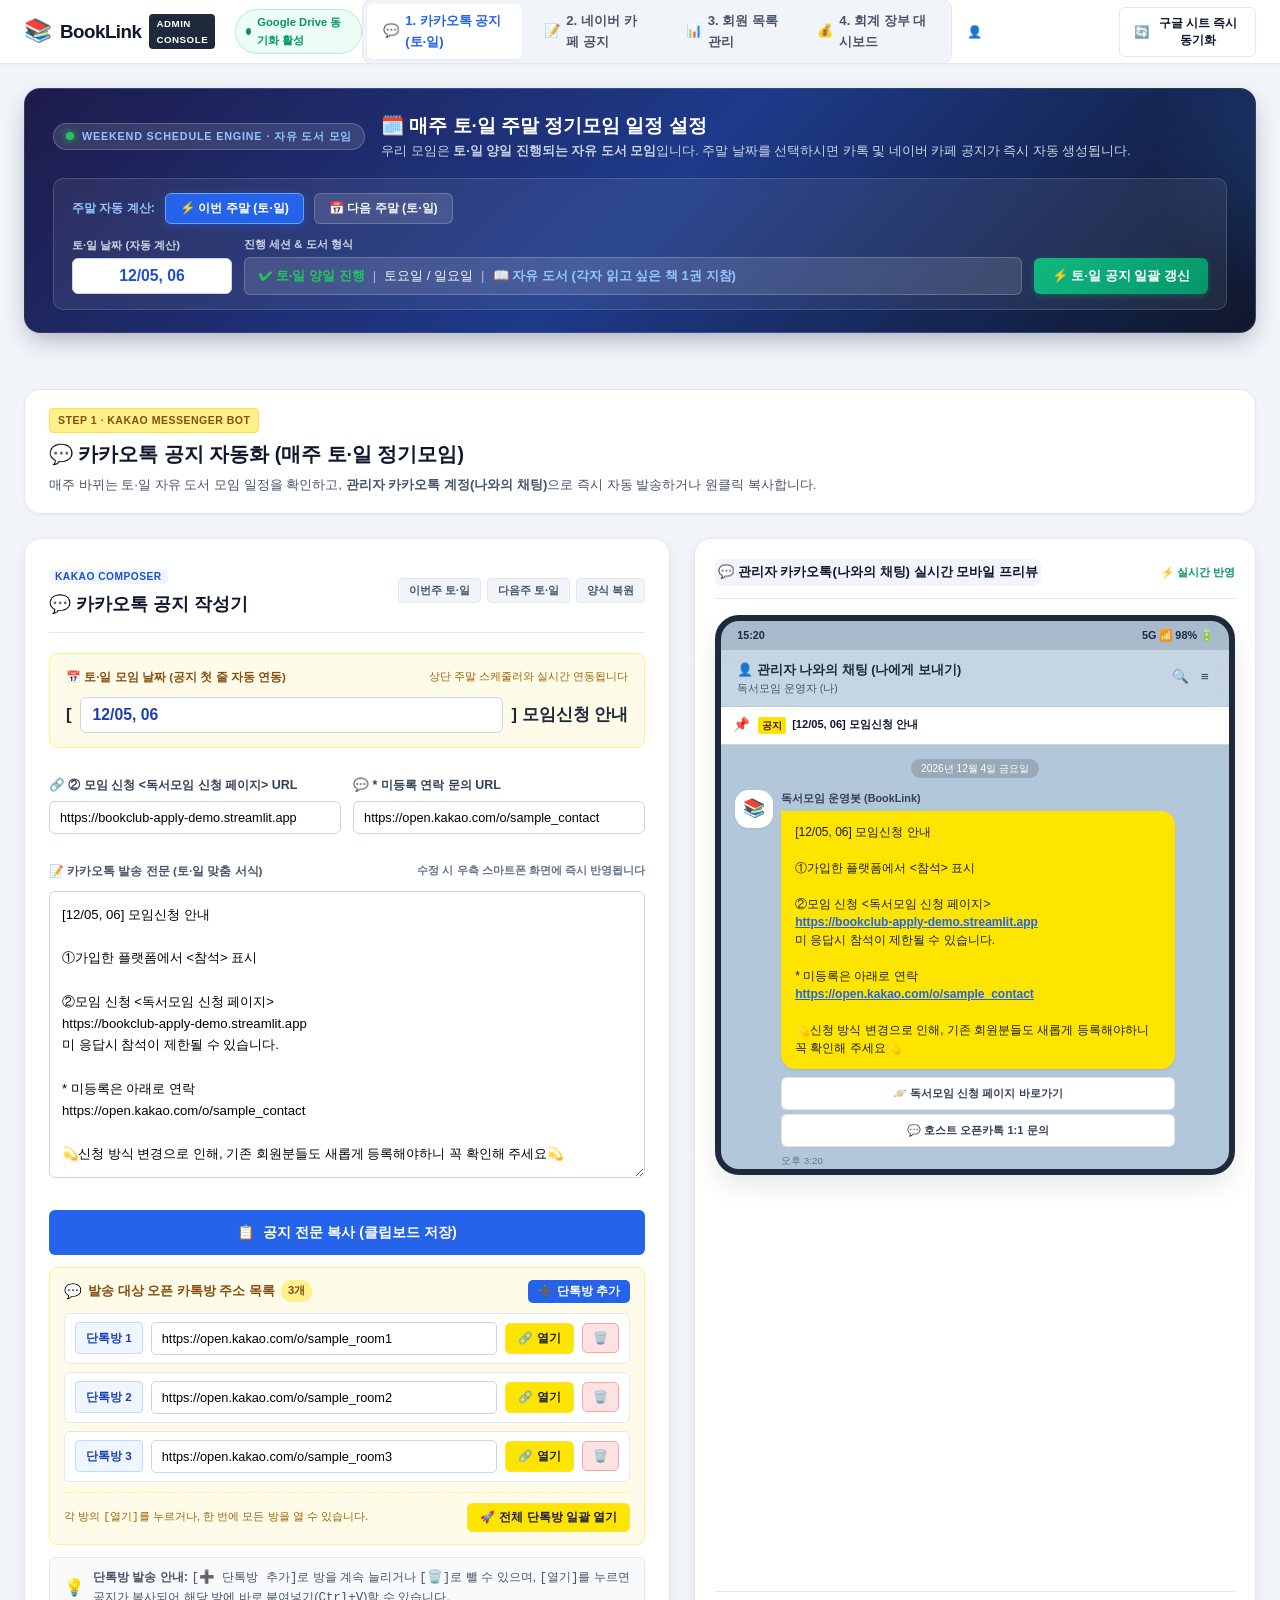
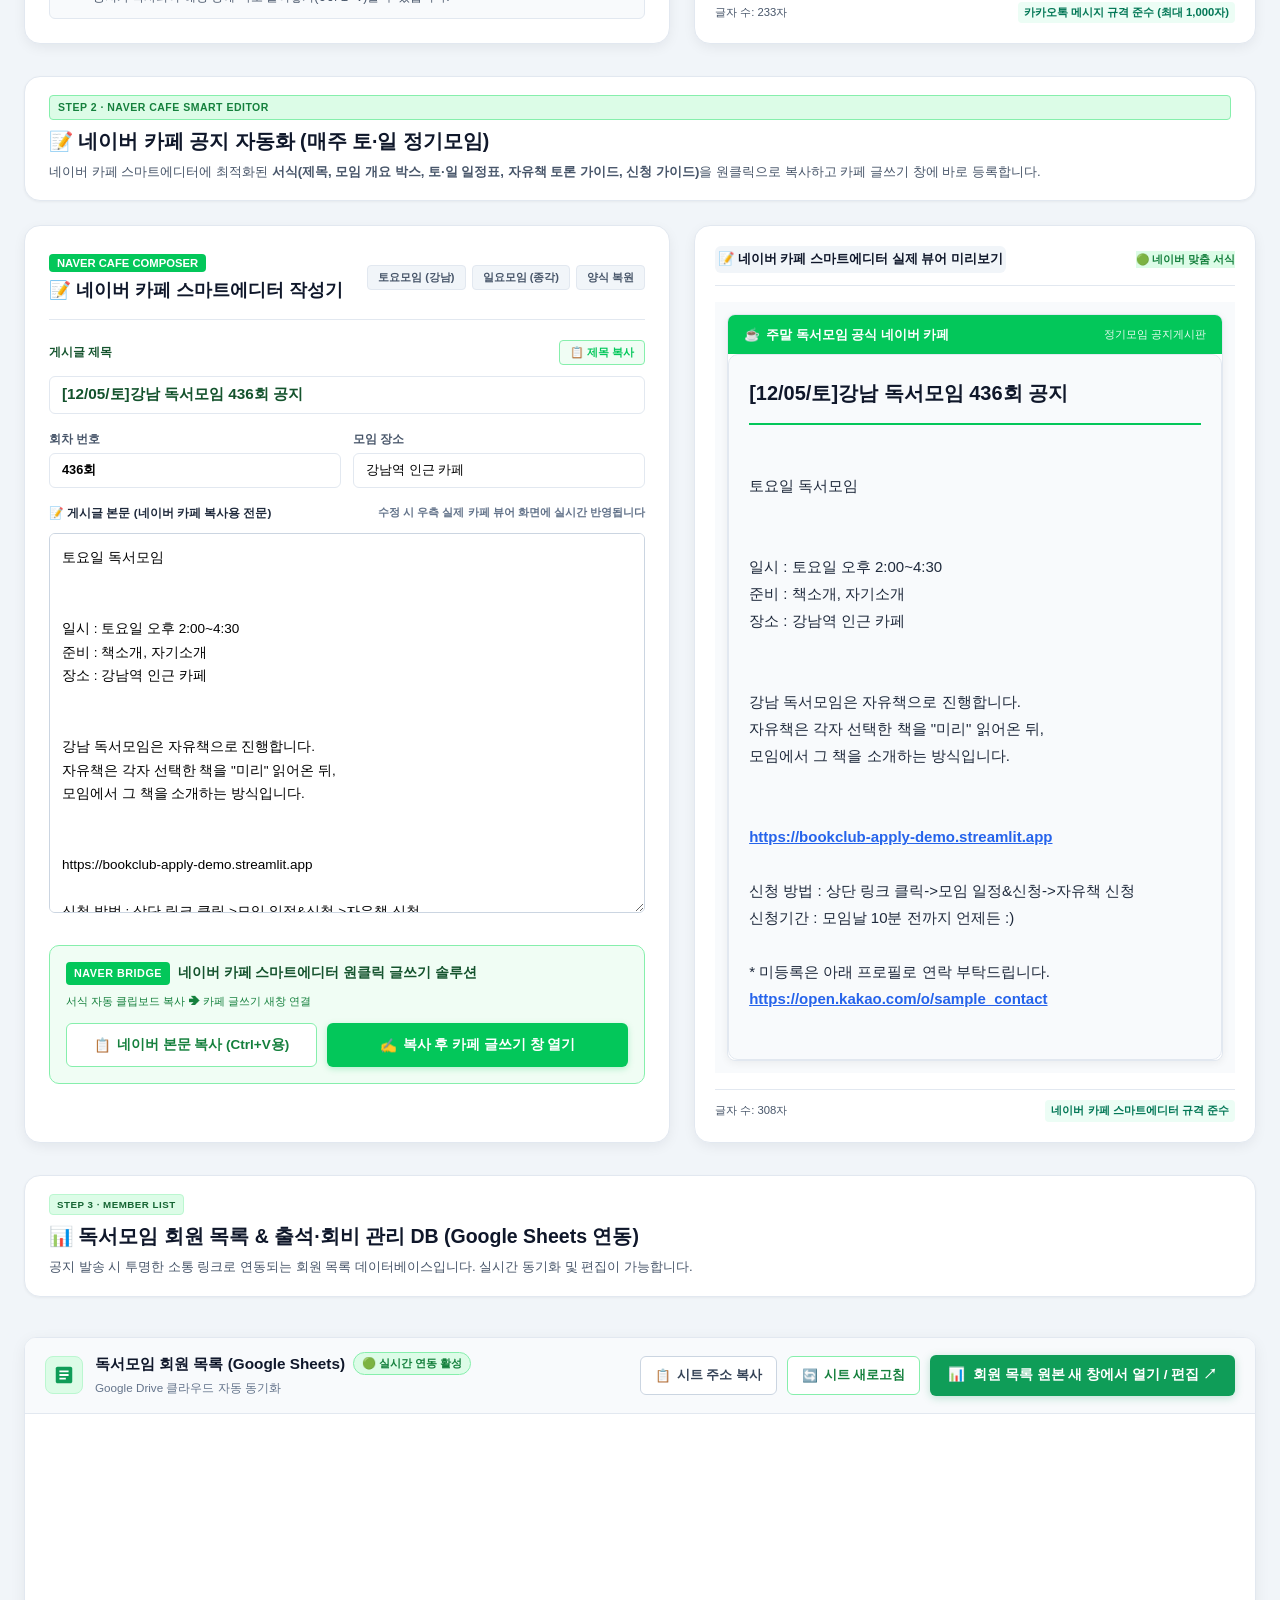
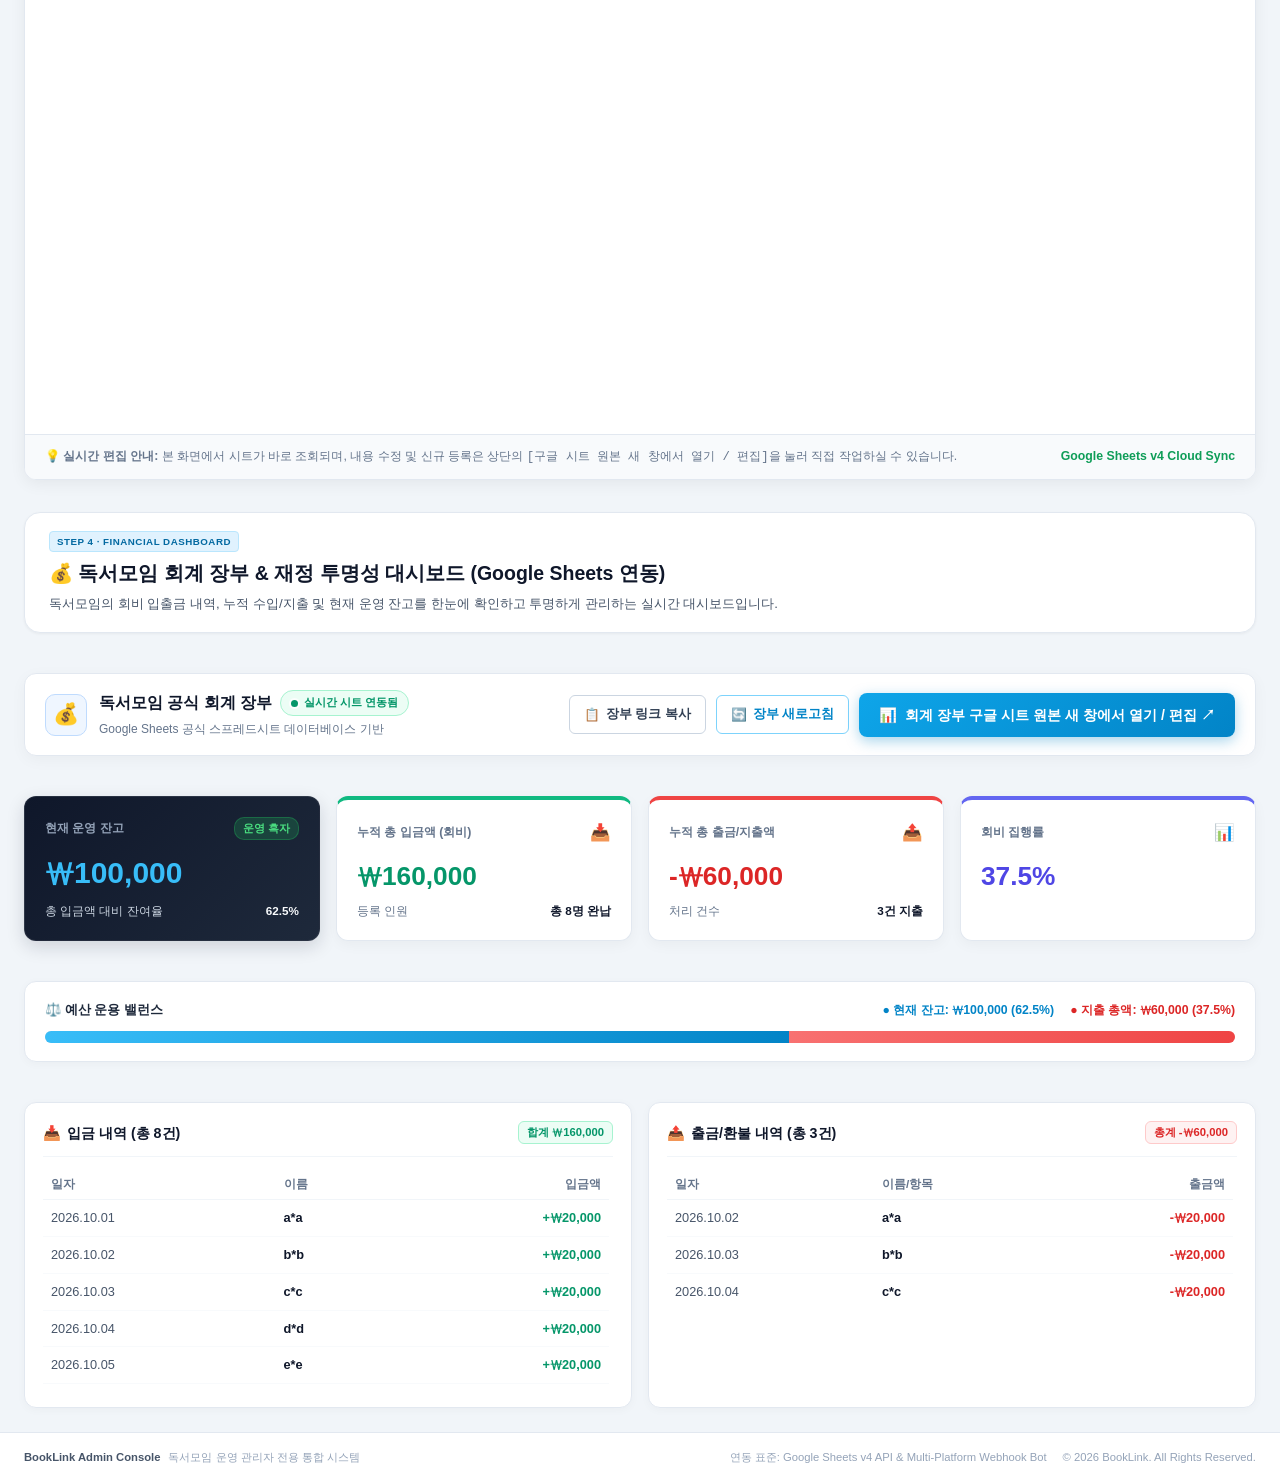
<file: index_all_in_one.html>
<!DOCTYPE html>
<html lang="ko">
<head>
  <meta charset="UTF-8">
  <meta name="viewport" content="width=device-width, initial-scale=1.0">
  <meta name="description" content="독서모임 관리자 전용 운영 콘솔 - 구글 시트형 회원 관리 DB 및 멀티플랫폼 원클릭 공지 자동화 시스템">
  <title>BookLink Admin - 독서모임 통합 관리 콘솔</title>
  <link rel="preconnect" href="https://fonts.googleapis.com">
  <link rel="preconnect" href="https://fonts.gstatic.com" crossorigin>
  <style>
/* ==========================================================================
   BookLink Admin Console - High-End Operational SaaS Design System
   Target: 독서모임 관리자 / Core Value: 투명한 소통 및 고도화 자동화
   ========================================================================== */

:root {
  /* Brand Core Palette */
  --primary: #2563eb;
  --primary-hover: #1d4ed8;
  --primary-light: #eff6ff;
  --primary-glow: rgba(37, 99, 235, 0.15);

  --accent-emerald: #059669;
  --accent-emerald-light: #ecfdf5;
  --accent-amber: #d97706;
  --accent-amber-light: #fffbeb;
  --accent-rose: #e11d48;
  --accent-rose-light: #fff1f2;

  /* Neutrals */
  --bg-app: #f1f5f9;
  --bg-surface: #ffffff;
  --bg-subtle: #f8fafc;
  --border: #e2e8f0;
  --border-strong: #cbd5e1;
  --border-focus: #3b82f6;

  --text-main: #0f172a;
  --text-muted: #475569;
  --text-dim: #94a3b8;

  /* Google Sheets Authentic Color Theme */
  --sheet-green: #0f9d58;
  --sheet-green-dark: #0b8043;
  --sheet-cell-border: #e2e8f0;
  --sheet-header-bg: #f8fafd;
  --sheet-select-cell: #e8f0fe;
  --sheet-select-border: #1a73e8;

  /* Platform Brand Colors */
  --c-kakao: #fee500;
  --c-kakao-dark: #3c1e1e;
  --c-somoim: #ff4757;
  --c-naver: #03c75a;
  --c-daangn: #ff6f0f;
  --c-everytime: #c62917;
  --c-insta: #e1306c;

  /* Radius & Shadows */
  --radius-sm: 6px;
  --radius-md: 10px;
  --radius-lg: 16px;
  --radius-xl: 20px;

  --shadow-sm: 0 1px 3px rgba(0, 0, 0, 0.05);
  --shadow-md: 0 4px 14px -2px rgba(15, 23, 42, 0.08);
  --shadow-lg: 0 12px 28px -4px rgba(15, 23, 42, 0.12);
  --shadow-popup: 0 20px 40px -8px rgba(15, 23, 42, 0.2);

  --font-sans: "Pretendard", -apple-system, BlinkMacSystemFont, "Segoe UI", Roboto, sans-serif;
  --font-mono: "JetBrains Mono", Consolas, monospace;
}

/* Base Resets */
*, *::before, *::after {
  box-sizing: border-box;
  margin: 0;
  padding: 0;
}

html {
  font-size: 15px;
  scroll-behavior: smooth;
  -webkit-text-size-adjust: 100%;
}

body.console-body {
  font-family: var(--font-sans);
  background-color: var(--bg-app);
  color: var(--text-main);
  line-height: 1.55;
  min-height: 100vh;
  display: flex;
  flex-direction: column;
}

button, input, select, textarea {
  font-family: inherit;
  font-size: inherit;
}

/* --------------------------------------------------------------------------
   1. Global Top Navigation Header
   -------------------------------------------------------------------------- */
.console-header {
  position: sticky;
  top: 0;
  z-index: 100;
  background: #ffffff;
  border-bottom: 1px solid var(--border);
  display: flex;
  align-items: center;
  justify-content: space-between;
  padding: 0 24px;
  height: 64px;
  box-shadow: 0 1px 4px rgba(0,0,0,0.03);
}

.header-left {
  display: flex;
  align-items: center;
  gap: 20px;
}

.console-logo {
  display: flex;
  align-items: center;
  gap: 8px;
  text-decoration: none;
}

.logo-icon {
  font-size: 1.5rem;
}

.logo-brand {
  font-weight: 800;
  font-size: 1.25rem;
  color: var(--text-main);
  letter-spacing: -0.5px;
  display: flex;
  align-items: center;
  gap: 8px;
}

.badge-role {
  font-size: 0.65rem;
  font-weight: 700;
  background: #1e293b;
  color: #fff;
  padding: 2px 7px;
  border-radius: 4px;
  letter-spacing: 0.5px;
}

.header-status-pills {
  display: flex;
  align-items: center;
  gap: 8px;
}

.status-pill {
  display: inline-flex;
  align-items: center;
  gap: 6px;
  font-size: 0.75rem;
  font-weight: 600;
  padding: 4px 10px;
  border-radius: 999px;
  border: 1px solid transparent;
}

.status-online {
  background: var(--accent-emerald-light);
  color: var(--accent-emerald);
  border-color: #a7f3d0;
}

.status-ready {
  background: var(--primary-light);
  color: var(--primary);
  border-color: #bfdbfe;
}

.status-dot {
  width: 7px;
  height: 7px;
  border-radius: 50%;
  background-color: currentColor;
  box-shadow: 0 0 0 2px rgba(255,255,255,0.8);
  animation: pulse-ring 2s infinite;
}

@keyframes pulse-ring {
  0% { transform: scale(0.95); opacity: 0.8; }
  50% { transform: scale(1.2); opacity: 1; }
  100% { transform: scale(0.95); opacity: 0.8; }
}

/* Tabs */
.console-nav {
  display: flex;
  align-items: center;
  gap: 6px;
  background: var(--bg-app);
  padding: 4px;
  border-radius: var(--radius-md);
  border: 1px solid var(--border);
}

.nav-tab {
  display: flex;
  align-items: center;
  gap: 6px;
  padding: 7px 16px;
  border-radius: var(--radius-sm);
  font-size: 0.88rem;
  font-weight: 600;
  color: var(--text-muted);
  text-decoration: none;
  transition: all 0.15s ease;
}

.nav-tab:hover {
  color: var(--text-main);
  background: rgba(255,255,255,0.6);
}

.nav-tab.active {
  background: #ffffff;
  color: var(--primary);
  box-shadow: var(--shadow-sm);
}

/* Header Right */
.header-right {
  display: flex;
  align-items: center;
  gap: 14px;
}

.btn-header-action {
  display: inline-flex;
  align-items: center;
  gap: 6px;
  background: #ffffff;
  border: 1px solid var(--border);
  padding: 7px 14px;
  border-radius: var(--radius-sm);
  font-size: 0.82rem;
  font-weight: 600;
  color: var(--text-main);
  cursor: pointer;
  transition: all 0.15s ease;
}

.btn-header-action:hover {
  background: var(--bg-subtle);
  border-color: var(--border-strong);
}

.btn-header-action.syncing .sync-icon {
  animation: spin 1s linear infinite;
}

@keyframes spin {
  100% { transform: rotate(360deg); }
}

.admin-profile {
  display: flex;
  align-items: center;
  gap: 8px;
}

.admin-avatar {
  background: #3b82f6;
  color: white;
  font-weight: 700;
  font-size: 0.72rem;
  padding: 4px 8px;
  border-radius: 6px;
}

.admin-name {
  font-size: 0.82rem;
  font-weight: 600;
  color: var(--text-muted);
}

/* --------------------------------------------------------------------------
   Main Content Layout
   -------------------------------------------------------------------------- */
.console-main {
  flex: 1;
  max-width: 1440px;
  width: 100%;
  margin: 0 auto;
  padding: 24px;
  display: flex;
  flex-direction: column;
  gap: 32px;
}

.console-section {
  display: flex;
  flex-direction: column;
  gap: 24px;
}

/* --------------------------------------------------------------------------
   기능 1) 구글 시트형 독서모임 회원 관리 DB
   -------------------------------------------------------------------------- */
.sheet-app-container {
  background: #ffffff;
  border: 1px solid var(--border);
  border-radius: var(--radius-lg);
  box-shadow: var(--shadow-md);
  overflow: hidden;
  display: flex;
  flex-direction: column;
}

/* 1-1. 상단 문서 헤더 & 메타 */
.sheet-doc-header {
  display: flex;
  align-items: center;
  justify-content: space-between;
  padding: 16px 20px;
  background: #ffffff;
  border-bottom: 1px solid var(--border);
  flex-wrap: wrap;
  gap: 16px;
}

.sheet-doc-meta {
  display: flex;
  align-items: center;
  gap: 14px;
}

.sheet-icon-google {
  display: flex;
  align-items: center;
  justify-content: center;
}

.sheet-title-edit-group {
  display: flex;
  flex-direction: column;
  gap: 4px;
}

.sheet-doc-title-input {
  font-size: 1.18rem;
  font-weight: 700;
  color: var(--text-main);
  border: 1px solid transparent;
  padding: 3px 8px;
  border-radius: var(--radius-sm);
  background: transparent;
  transition: all 0.15s ease;
  width: 320px;
}

.sheet-doc-title-input:hover {
  border-color: var(--border);
}

.sheet-doc-title-input:focus {
  border-color: var(--sheet-green);
  background: #ffffff;
  outline: none;
  box-shadow: 0 0 0 2px rgba(15, 157, 88, 0.15);
}

.sheet-doc-actions-row {
  display: flex;
  align-items: center;
  gap: 10px;
  font-size: 0.78rem;
  color: var(--text-muted);
}

.sheet-star-btn {
  background: none;
  border: none;
  cursor: pointer;
  font-size: 0.95rem;
  opacity: 0.7;
}

.sheet-star-btn:hover {
  opacity: 1;
}

.sheet-save-indicator {
  color: var(--sheet-green);
  font-weight: 500;
  display: flex;
  align-items: center;
  gap: 4px;
}

/* 상단 KPI 요약 */
.sheet-kpi-summary {
  display: flex;
  align-items: center;
  background: var(--bg-subtle);
  border: 1px solid var(--border);
  border-radius: var(--radius-md);
  padding: 8px 16px;
  gap: 14px;
}

.kpi-item {
  display: flex;
  flex-direction: column;
  align-items: center;
}

.kpi-label {
  font-size: 0.72rem;
  color: var(--text-dim);
  font-weight: 600;
}

.kpi-val {
  font-size: 1rem;
  font-weight: 800;
  color: var(--text-main);
}

.kpi-divider {
  width: 1px;
  height: 24px;
  background: var(--border);
}

.text-success { color: var(--accent-emerald); }
.text-primary { color: var(--primary); }

/* 1-2. 구글 시트 메뉴바 */
.sheet-menubar {
  display: flex;
  align-items: center;
  gap: 2px;
  padding: 4px 16px;
  background: #ffffff;
  border-bottom: 1px solid var(--border);
  overflow-x: auto;
}

.menu-item {
  background: none;
  border: none;
  padding: 4px 10px;
  border-radius: 4px;
  font-size: 0.82rem;
  color: #334155;
  cursor: pointer;
  white-space: nowrap;
}

.menu-item:hover {
  background: #f1f5f9;
}

/* 1-3. 구글 시트 서식 툴바 */
.sheet-toolbar {
  display: flex;
  align-items: center;
  gap: 6px;
  padding: 6px 16px;
  background: #f8fafc;
  border-bottom: 1px solid var(--border);
  overflow-x: auto;
}

.toolbar-group {
  display: flex;
  align-items: center;
  gap: 3px;
}

.t-btn {
  background: transparent;
  border: 1px solid transparent;
  width: 28px;
  height: 28px;
  display: inline-flex;
  align-items: center;
  justify-content: center;
  border-radius: 4px;
  font-size: 0.85rem;
  font-weight: 600;
  color: var(--text-muted);
  cursor: pointer;
  transition: all 0.1s ease;
}

.t-btn:hover {
  background: #e2e8f0;
  color: var(--text-main);
}

.t-btn.active {
  background: #e2e8f0;
  color: var(--sheet-green);
  border-color: #cbd5e1;
}

.t-bold { font-weight: 900; }
.t-italic { font-style: italic; }
.t-strike { text-decoration: line-through; }

.t-divider {
  width: 1px;
  height: 18px;
  background: #cbd5e1;
  margin: 0 4px;
}

.t-select {
  background: #ffffff;
  border: 1px solid var(--border);
  border-radius: 4px;
  font-size: 0.78rem;
  padding: 3px 6px;
  color: var(--text-muted);
  outline: none;
  cursor: pointer;
}

/* 1-4. 수식 입력줄 (Formula Bar) */
.sheet-formula-bar {
  display: flex;
  align-items: center;
  padding: 6px 16px;
  background: #ffffff;
  border-bottom: 1px solid var(--border);
  gap: 10px;
}

.formula-cell-coord {
  width: 60px;
  height: 28px;
  display: flex;
  align-items: center;
  justify-content: center;
  background: #f8fafc;
  border: 1px solid var(--border);
  border-radius: 4px;
  font-family: var(--font-mono);
  font-weight: 700;
  font-size: 0.85rem;
  color: #1e293b;
}

.formula-fx-symbol {
  font-weight: 800;
  font-style: italic;
  color: var(--text-dim);
  font-size: 0.95rem;
}

.formula-input {
  flex: 1;
  height: 28px;
  padding: 0 10px;
  border: 1px solid transparent;
  border-radius: 4px;
  font-family: var(--font-mono);
  font-size: 0.85rem;
  background: transparent;
  outline: none;
}

.formula-input:hover {
  border-color: var(--border);
}

.formula-input:focus {
  border-color: var(--sheet-select-border);
  background: #ffffff;
  box-shadow: 0 0 0 2px rgba(26, 115, 232, 0.15);
}

/* 1-5. 빠른 컨트롤 바 (검색 & 플랫폼 필터) */
.sheet-control-bar {
  display: flex;
  align-items: center;
  justify-content: space-between;
  padding: 10px 16px;
  background: #fdfdfd;
  border-bottom: 1px solid var(--border);
  flex-wrap: wrap;
  gap: 12px;
}

.filter-controls-left {
  display: flex;
  align-items: center;
  gap: 10px;
  flex-wrap: wrap;
}

.control-label {
  font-size: 0.82rem;
  font-weight: 700;
  color: var(--text-muted);
}

.filter-pills-wrap {
  display: flex;
  align-items: center;
  gap: 6px;
  flex-wrap: wrap;
}

.filter-pill {
  background: #f1f5f9;
  border: 1px solid var(--border);
  border-radius: 999px;
  padding: 4px 12px;
  font-size: 0.78rem;
  font-weight: 600;
  color: var(--text-muted);
  cursor: pointer;
  transition: all 0.15s ease;
}

.filter-pill:hover {
  background: #e2e8f0;
  color: var(--text-main);
}

.filter-pill.active {
  background: #0f172a;
  border-color: #0f172a;
  color: #ffffff;
}

.filter-controls-right {
  display: flex;
  align-items: center;
  gap: 10px;
}

.sheet-search-box {
  display: flex;
  align-items: center;
  background: #ffffff;
  border: 1px solid var(--border);
  border-radius: var(--radius-sm);
  padding: 5px 10px;
  gap: 6px;
  width: 240px;
}

.sheet-search-box input {
  border: none;
  outline: none;
  background: transparent;
  width: 100%;
  font-size: 0.82rem;
}

.btn-sheet-primary {
  background: var(--sheet-green);
  color: #ffffff;
  border: none;
  border-radius: var(--radius-sm);
  padding: 7px 14px;
  font-size: 0.82rem;
  font-weight: 700;
  cursor: pointer;
  transition: background 0.15s ease;
  white-space: nowrap;
}

.btn-sheet-primary:hover {
  background: var(--sheet-green-dark);
}

/* 일괄 액션 바 */
.batch-action-bar {
  display: flex;
  align-items: center;
  justify-content: space-between;
  background: #eff6ff;
  border-bottom: 1px solid #bfdbfe;
  padding: 8px 16px;
  animation: fadeIn 0.2s ease;
}

@keyframes fadeIn {
  from { opacity: 0; transform: translateY(-4px); }
  to { opacity: 1; transform: translateY(0); }
}

.batch-count {
  font-size: 0.85rem;
  color: #1d4ed8;
}

.batch-buttons {
  display: flex;
  align-items: center;
  gap: 8px;
}

.btn-batch {
  background: #ffffff;
  border: 1px solid #bfdbfe;
  color: #1e40af;
  padding: 4px 10px;
  border-radius: 4px;
  font-size: 0.78rem;
  font-weight: 600;
  cursor: pointer;
}

.btn-batch:hover {
  background: #dbeafe;
}

.btn-batch-danger {
  border-color: #fecdd3;
  color: #be123c;
}

.btn-batch-danger:hover {
  background: #ffe4e6;
}

/* 1-6. 스프레드시트 본체 테이블 */
.sheet-grid-wrapper {
  overflow-x: auto;
  max-height: 520px;
  background: #ffffff;
}

.sheet-grid-table {
  width: 100%;
  border-collapse: collapse;
  text-align: left;
  font-size: 0.85rem;
}

.sheet-header-row th {
  background: var(--sheet-header-bg);
  color: #334155;
  font-weight: 700;
  padding: 10px 12px;
  border: 1px solid var(--sheet-cell-border);
  white-space: nowrap;
  position: sticky;
  top: 0;
  z-index: 10;
  user-select: none;
}

.sheet-header-row th[data-sort] {
  cursor: pointer;
}

.sheet-header-row th[data-sort]:hover {
  background: #edf2f7;
}

.sort-arrow {
  color: var(--text-dim);
  font-size: 0.75rem;
}

.sheet-grid-table td {
  padding: 9px 12px;
  border: 1px solid var(--sheet-cell-border);
  color: var(--text-main);
  vertical-align: middle;
  background: #ffffff;
  transition: background 0.1s ease;
}

.sheet-grid-table tr:hover td {
  background-color: var(--sheet-select-cell);
}

.sheet-grid-table tr.row-selected td {
  background-color: #e0edff !important;
}

.sheet-grid-table td.cell-active {
  outline: 2px solid var(--sheet-select-border);
  outline-offset: -2px;
}

/* Table Column Widths & Cells */
.col-select { width: 38px; text-align: center; }
.col-num { width: 44px; text-align: center; color: var(--text-dim); font-family: var(--font-mono); }
.col-name { min-width: 100px; font-weight: 600; }
.col-phone { min-width: 120px; font-family: var(--font-mono); font-size: 0.8rem; color: var(--text-muted); }
.col-channel { min-width: 100px; }
.col-attendance { min-width: 120px; }
.col-fee { min-width: 120px; }
.col-book { min-width: 160px; }
.col-role { min-width: 90px; }
.col-note { min-width: 100px; }
.col-action { width: 50px; text-align: center; }

/* Platform Chips */
.channel-chip {
  display: inline-flex;
  align-items: center;
  gap: 4px;
  font-size: 0.74rem;
  font-weight: 700;
  padding: 3px 8px;
  border-radius: 4px;
  white-space: nowrap;
}

.chip-kakao { background: #fef08a; color: #713f12; }
.chip-somoim { background: #fee2e2; color: #991b1b; }
.chip-naver { background: #dcfce7; color: #166534; }
.chip-daangn { background: #ffedd5; color: #9a3412; }
.chip-everytime { background: #fee2e2; color: #991b1b; }
.chip-instagram { background: #fce7f3; color: #9d174d; }

/* Attendance Counter */
.attendance-cell {
  display: inline-flex;
  align-items: center;
  gap: 8px;
}

.btn-counter {
  background: #f1f5f9;
  border: 1px solid #cbd5e1;
  width: 22px;
  height: 22px;
  border-radius: 4px;
  display: inline-flex;
  align-items: center;
  justify-content: center;
  font-weight: 700;
  font-size: 0.82rem;
  cursor: pointer;
  color: #334155;
  transition: all 0.1s ease;
}

.btn-counter:hover {
  background: #cbd5e1;
}

.count-number {
  font-weight: 700;
  font-family: var(--font-mono);
  min-width: 32px;
  text-align: center;
}

/* Status Badges */
.fee-badge {
  display: inline-flex;
  align-items: center;
  gap: 5px;
  padding: 4px 10px;
  border-radius: 999px;
  font-size: 0.76rem;
  font-weight: 700;
  cursor: pointer;
  user-select: none;
  transition: transform 0.1s ease;
}

.fee-badge:hover {
  transform: scale(1.04);
}

.fee-paid {
  background: #ecfdf5;
  color: #047857;
  border: 1px solid #a7f3d0;
}

.fee-pending {
  background: #fffbeb;
  color: #b45309;
  border: 1px solid #fde68a;
}

.fee-exempt {
  background: #f1f5f9;
  color: #475569;
  border: 1px solid #cbd5e1;
}

.note-badge {
  display: inline-flex;
  align-items: center;
  gap: 4px;
  padding: 3px 8px;
  border-radius: 4px;
  font-size: 0.74rem;
  font-weight: 600;
  cursor: pointer;
}

.note-submitted {
  background: #eff6ff;
  color: #1d4ed8;
  border: 1px solid #bfdbfe;
}

.note-pending {
  background: #f8fafc;
  color: #94a3b8;
  border: 1px solid #e2e8f0;
}

.role-tag {
  font-size: 0.74rem;
  font-weight: 600;
  color: #334155;
  background: #f1f5f9;
  padding: 2px 6px;
  border-radius: 4px;
}

.role-host {
  background: #e0e7ff;
  color: #3730a3;
  font-weight: 700;
}

.btn-delete-row {
  background: transparent;
  border: none;
  color: #94a3b8;
  font-size: 1rem;
  cursor: pointer;
  padding: 4px 8px;
  border-radius: 4px;
}

.btn-delete-row:hover {
  background: #fee2e2;
  color: #e11d48;
}

/* 1-7. 시트 하단 탭 & 풋터 */
.sheet-footer {
  display: flex;
  align-items: center;
  justify-content: space-between;
  padding: 6px 16px;
  background: #f8fafc;
  border-top: 1px solid var(--border);
  flex-wrap: wrap;
  gap: 10px;
}

.sheet-tabs-container {
  display: flex;
  align-items: center;
  gap: 4px;
}

.sheet-tab {
  background: #ffffff;
  border: 1px solid var(--border);
  border-bottom: none;
  padding: 6px 14px;
  border-radius: 6px 6px 0 0;
  font-size: 0.78rem;
  font-weight: 600;
  color: var(--text-muted);
  cursor: pointer;
}

.sheet-tab.active {
  background: #ffffff;
  color: var(--sheet-green);
  border-top: 3px solid var(--sheet-green);
  font-weight: 700;
}

.sheet-tab-add {
  background: none;
  border: none;
  color: var(--text-dim);
  font-size: 1rem;
  padding: 4px 8px;
  cursor: pointer;
}

.sheet-tab-add:hover {
  color: var(--text-main);
}

.sheet-footer-actions {
  display: flex;
  align-items: center;
  gap: 8px;
}

.sheet-status-text {
  font-size: 0.75rem;
  color: var(--text-dim);
  margin-right: 8px;
}

.btn-sheet-tool {
  background: #ffffff;
  border: 1px solid var(--border);
  padding: 5px 10px;
  border-radius: 4px;
  font-size: 0.75rem;
  font-weight: 600;
  color: var(--text-muted);
  cursor: pointer;
  transition: all 0.1s ease;
}

.btn-sheet-tool:hover {
  background: #f1f5f9;
  color: var(--text-main);
}

/* --------------------------------------------------------------------------
   기능 2) 멀티플랫폼 공지 자동화 (ID/PW 계정 관리 & 메신저 vs 게시글 분리)
   -------------------------------------------------------------------------- */

/* 2-1. 플랫폼 계정 관리 카드 (Credentials Manager) */
.credentials-card {
  background: #ffffff;
  border: 1px solid var(--border);
  border-radius: var(--radius-lg);
  box-shadow: var(--shadow-md);
  padding: 24px;
  display: flex;
  flex-direction: column;
  gap: 20px;
}

.credentials-header {
  display: flex;
  align-items: flex-start;
  justify-content: space-between;
  flex-wrap: wrap;
  gap: 16px;
  border-bottom: 1px solid var(--border);
  padding-bottom: 16px;
}

.cred-badge {
  font-size: 0.7rem;
  font-weight: 800;
  background: #f1f5f9;
  color: #475569;
  padding: 3px 8px;
  border-radius: 4px;
  letter-spacing: 0.5px;
}

.cred-title-box h2 {
  font-size: 1.3rem;
  margin: 6px 0 4px;
  color: var(--text-main);
}

.cred-title-box p {
  font-size: 0.85rem;
  color: var(--text-muted);
}

.text-hint {
  color: var(--primary);
  font-weight: 600;
}

.cred-header-actions {
  display: flex;
  align-items: center;
  gap: 10px;
}

.btn-secondary-sm {
  background: #ffffff;
  border: 1px solid var(--border);
  padding: 8px 14px;
  border-radius: var(--radius-sm);
  font-size: 0.82rem;
  font-weight: 600;
  color: var(--text-main);
  cursor: pointer;
  transition: all 0.15s ease;
}

.btn-secondary-sm:hover {
  background: var(--bg-subtle);
}

.btn-primary-sm {
  background: var(--primary);
  color: #ffffff;
  border: none;
  padding: 8px 16px;
  border-radius: var(--radius-sm);
  font-size: 0.82rem;
  font-weight: 700;
  cursor: pointer;
  transition: background 0.15s ease;
}

.btn-primary-sm:hover {
  background: var(--primary-hover);
}

/* 계정 분리 그리드 (메신저 vs 게시글) */
.credentials-split-grid {
  display: grid;
  grid-template-columns: 1fr 1.3fr;
  gap: 20px;
}

@media (max-width: 1024px) {
  .credentials-split-grid {
    grid-template-columns: 1fr;
  }
}

.cred-column {
  border: 1px solid var(--border);
  border-radius: var(--radius-md);
  background: #fafafa;
  overflow: hidden;
  display: flex;
  flex-direction: column;
}

.col-head {
  display: flex;
  align-items: center;
  gap: 12px;
  padding: 14px 18px;
  border-bottom: 1px solid var(--border);
}

.messenger-head {
  background: #fffdf0;
}

.board-head {
  background: #f8fafc;
}

.head-icon {
  font-size: 1.5rem;
}

.col-head h3 {
  font-size: 0.98rem;
  font-weight: 700;
  color: var(--text-main);
}

.head-sub {
  font-size: 0.74rem;
  color: var(--text-muted);
}

.session-badge {
  margin-left: auto;
  font-size: 0.72rem;
  font-weight: 700;
  padding: 3px 8px;
  border-radius: 999px;
}

.badge-active {
  background: #ecfdf5;
  color: #059669;
  border: 1px solid #a7f3d0;
}

/* 메신저 영역 입력 폼 */
.kakao-cred-box {
  padding: 18px;
  display: flex;
  flex-direction: column;
  gap: 14px;
  background: #ffffff;
  height: 100%;
}

.platform-title-row {
  display: flex;
  align-items: center;
  justify-content: space-between;
}

.platform-name {
  font-weight: 700;
  font-size: 0.9rem;
}

.api-tag {
  font-size: 0.7rem;
  font-weight: 600;
  background: #fef08a;
  color: #854d0e;
  padding: 2px 6px;
  border-radius: 4px;
}

.cred-form-grid {
  display: flex;
  flex-direction: column;
  gap: 12px;
}

.cred-field {
  display: flex;
  flex-direction: column;
  gap: 4px;
}

.cred-field label {
  font-size: 0.76rem;
  font-weight: 600;
  color: var(--text-muted);
}

.cred-field input {
  padding: 8px 10px;
  border: 1px solid var(--border);
  border-radius: var(--radius-sm);
  font-size: 0.82rem;
  background: #ffffff;
  outline: none;
}

.cred-field input:focus {
  border-color: var(--primary);
  box-shadow: 0 0 0 2px var(--primary-glow);
}

.pw-input-wrap {
  position: relative;
  display: flex;
  align-items: center;
}

.pw-input-wrap input {
  width: 100%;
  padding-right: 32px;
}

.btn-toggle-pw {
  position: absolute;
  right: 6px;
  background: none;
  border: none;
  cursor: pointer;
  font-size: 0.85rem;
  opacity: 0.6;
}

.btn-toggle-pw:hover {
  opacity: 1;
}

.channel-auth-actions {
  display: flex;
  align-items: center;
  justify-content: space-between;
  margin-top: 6px;
  padding-top: 10px;
  border-top: 1px solid var(--border);
}

.btn-auth-test {
  background: #fef08a;
  color: #713f12;
  border: 1px solid #fde047;
  padding: 6px 12px;
  border-radius: 4px;
  font-size: 0.78rem;
  font-weight: 700;
  cursor: pointer;
}

.btn-auth-test:hover {
  background: #fde047;
}

.auth-result-msg {
  font-size: 0.75rem;
  color: var(--text-dim);
}

/* 게시글 영역 입력 리스트 */
.cred-board-list {
  padding: 14px 18px;
  display: flex;
  flex-direction: column;
  gap: 12px;
  background: #ffffff;
}

.cred-board-item {
  background: #f8fafc;
  border: 1px solid var(--border);
  border-radius: var(--radius-sm);
  padding: 10px 12px;
  display: flex;
  flex-direction: column;
  gap: 8px;
}

.board-item-header {
  display: flex;
  align-items: center;
  justify-content: space-between;
}

.badge-board {
  font-size: 0.74rem;
  font-weight: 700;
  padding: 2px 8px;
  border-radius: 4px;
}

.badge-board.somoim { background: #fee2e2; color: #991b1b; }
.badge-board.naver { background: #dcfce7; color: #166534; }
.badge-board.daangn { background: #ffedd5; color: #9a3412; }
.badge-board.everytime { background: #fee2e2; color: #991b1b; }
.badge-board.instagram { background: #fce7f3; color: #9d174d; }

.board-session-state {
  font-size: 0.7rem;
  color: #059669;
  font-weight: 600;
}

.cred-row-inputs {
  display: grid;
  grid-template-columns: 1fr 1fr 1.2fr;
  gap: 8px;
}

@media (max-width: 640px) {
  .cred-row-inputs {
    grid-template-columns: 1fr;
  }
}

.cred-row-inputs input {
  padding: 6px 8px;
  border: 1px solid var(--border);
  border-radius: 4px;
  font-size: 0.78rem;
  background: #ffffff;
  outline: none;
}

.cred-row-inputs input:focus {
  border-color: var(--primary);
}

/* --------------------------------------------------------------------------
   2-2. 공지 작성 에디터 & 실시간 분할 듀얼 프리뷰
   -------------------------------------------------------------------------- */
.broadcast-main-grid {
  display: grid;
  grid-template-columns: 1.15fr 1fr;
  gap: 24px;
}

@media (max-width: 1024px) {
  .broadcast-main-grid {
    grid-template-columns: 1fr;
  }
}

/* 좌측 에디터 카드 */
.editor-panel-card {
  background: #ffffff;
  border: 1px solid var(--border);
  border-radius: var(--radius-lg);
  box-shadow: var(--shadow-md);
  padding: 24px;
  display: flex;
  flex-direction: column;
  gap: 20px;
}

.editor-head {
  display: flex;
  align-items: center;
  justify-content: space-between;
  border-bottom: 1px solid var(--border);
  padding-bottom: 14px;
  flex-wrap: wrap;
  gap: 10px;
}

.section-badge-blue {
  font-size: 0.68rem;
  font-weight: 800;
  background: #eff6ff;
  color: #1d4ed8;
  padding: 2px 6px;
  border-radius: 4px;
  letter-spacing: 0.5px;
}

.editor-head h3 {
  font-size: 1.18rem;
  color: var(--text-main);
  margin-top: 4px;
}

.editor-head-actions {
  display: flex;
  align-items: center;
  gap: 6px;
}

.btn-sample-tag {
  background: #f1f5f9;
  border: 1px solid var(--border);
  padding: 4px 10px;
  border-radius: 4px;
  font-size: 0.74rem;
  font-weight: 600;
  color: var(--text-muted);
  cursor: pointer;
}

.btn-sample-tag:hover {
  background: #e2e8f0;
  color: var(--text-main);
}

/* 에디터 폼 */
.notice-admin-form {
  display: flex;
  flex-direction: column;
  gap: 16px;
}

.form-section-title {
  font-size: 0.88rem;
  font-weight: 700;
  color: var(--text-main);
  display: flex;
  align-items: center;
  gap: 6px;
}

.form-section-divider {
  height: 1px;
  background: var(--border);
  margin: 4px 0;
}

.form-group {
  display: flex;
  flex-direction: column;
  gap: 5px;
}

.form-group label {
  font-size: 0.78rem;
  font-weight: 700;
  color: var(--text-muted);
}

.form-group input, .form-group textarea, .form-group select {
  padding: 9px 12px;
  border: 1px solid var(--border);
  border-radius: var(--radius-sm);
  font-size: 0.85rem;
  background: #ffffff;
  outline: none;
  transition: all 0.15s ease;
}

.form-group input:focus, .form-group textarea:focus, .form-group select:focus {
  border-color: var(--primary);
  box-shadow: 0 0 0 2px var(--primary-glow);
}

.form-grid-2 {
  display: grid;
  grid-template-columns: 1fr 1fr;
  gap: 12px;
}

@media (max-width: 640px) {
  .form-grid-2 {
    grid-template-columns: 1fr;
  }
}

/* 채널 선택 박스 */
.channel-select-box {
  border: 1px solid var(--border);
  border-radius: var(--radius-md);
  padding: 14px;
  display: flex;
  flex-direction: column;
  gap: 10px;
}

.messenger-box {
  background: #fffef2;
  border-color: #fde047;
}

.board-box {
  background: #f8fafc;
  border-color: #cbd5e1;
}

.channel-checkbox-label {
  display: inline-flex;
  align-items: center;
  gap: 8px;
  cursor: pointer;
  user-select: none;
}

.board-checkbox-grid {
  display: grid;
  grid-template-columns: 1fr 1fr;
  gap: 10px;
}

@media (max-width: 640px) {
  .board-checkbox-grid {
    grid-template-columns: 1fr;
  }
}

.sub-options-box {
  display: flex;
  flex-direction: column;
  gap: 6px;
  padding-left: 24px;
  border-top: 1px dashed rgba(0,0,0,0.08);
  padding-top: 8px;
}

.sub-option {
  display: inline-flex;
  align-items: center;
  gap: 6px;
  font-size: 0.76rem;
  color: var(--text-muted);
  cursor: pointer;
}

/* 대형 실행 버튼 */
.form-action-wrap {
  margin-top: 8px;
}

.btn-execute-broadcast {
  width: 100%;
  background: linear-gradient(135deg, #1d4ed8 0%, #059669 100%);
  color: #ffffff;
  border: none;
  border-radius: var(--radius-md);
  padding: 16px 20px;
  cursor: pointer;
  display: flex;
  flex-direction: column;
  align-items: center;
  justify-content: center;
  gap: 4px;
  box-shadow: 0 4px 16px rgba(37, 99, 235, 0.3);
  transition: transform 0.15s ease, box-shadow 0.15s ease;
  position: relative;
  overflow: hidden;
}

.btn-execute-broadcast:hover {
  transform: translateY(-2px);
  box-shadow: 0 8px 24px rgba(37, 99, 235, 0.4);
}

.btn-execute-broadcast:active {
  transform: translateY(0);
}

.btn-rocket {
  font-size: 1.5rem;
}

.btn-main-txt {
  font-size: 1.05rem;
  font-weight: 800;
  letter-spacing: -0.3px;
}

.btn-sub-txt {
  font-size: 0.75rem;
  opacity: 0.85;
}

/* --------------------------------------------------------------------------
   우측 실시간 분할 듀얼 프리뷰 (메신저 vs 게시글)
   -------------------------------------------------------------------------- */
.preview-panel-card {
  background: #ffffff;
  border: 1px solid var(--border);
  border-radius: var(--radius-lg);
  box-shadow: var(--shadow-md);
  padding: 20px;
  display: flex;
  flex-direction: column;
  gap: 16px;
}

.preview-mode-switch {
  display: flex;
  align-items: center;
  justify-content: space-between;
  border-bottom: 1px solid var(--border);
  padding-bottom: 12px;
  flex-wrap: wrap;
  gap: 10px;
}

.mode-buttons {
  display: flex;
  align-items: center;
  gap: 6px;
  background: #f1f5f9;
  padding: 3px;
  border-radius: var(--radius-sm);
}

.preview-mode-btn {
  background: transparent;
  border: none;
  padding: 6px 12px;
  border-radius: 4px;
  font-size: 0.8rem;
  font-weight: 700;
  color: var(--text-muted);
  cursor: pointer;
  transition: all 0.15s ease;
}

.preview-mode-btn.active {
  background: #ffffff;
  color: var(--primary);
  box-shadow: var(--shadow-sm);
}

.preview-sync-tag {
  font-size: 0.72rem;
  font-weight: 700;
  color: var(--accent-emerald);
}

.preview-screen-wrap {
  flex: 1;
  min-height: 480px;
  display: flex;
  flex-direction: column;
}

/* 프리뷰 1: 카카오톡 스마트폰 목업 */
.kakaotalk-phone-mockup {
  background: #b2c7da;
  border-radius: 24px;
  border: 6px solid #1e293b;
  overflow: hidden;
  box-shadow: var(--shadow-lg);
  display: flex;
  flex-direction: column;
  height: 560px;
}

.kt-status-bar {
  background: rgba(0,0,0,0.06);
  padding: 6px 16px;
  display: flex;
  justify-content: space-between;
  font-size: 0.72rem;
  font-weight: 600;
  color: #1e293b;
}

.kt-chat-header {
  background: rgba(255,255,255,0.25);
  backdrop-filter: blur(8px);
  padding: 10px 16px;
  display: flex;
  align-items: center;
  justify-content: space-between;
  border-bottom: 1px solid rgba(0,0,0,0.05);
}

.kt-chat-info {
  display: flex;
  flex-direction: column;
}

.kt-chat-info strong {
  font-size: 0.85rem;
  color: #1e293b;
}

.kt-chat-members {
  font-size: 0.7rem;
  color: #475569;
}

.kt-header-icons {
  font-size: 0.9rem;
  letter-spacing: 4px;
  color: #334155;
}

/* 톡게시판 핀 */
.kt-pinned-notice {
  background: #ffffff;
  padding: 8px 12px;
  display: flex;
  align-items: center;
  gap: 8px;
  border-bottom: 1px solid #cbd5e1;
}

.pin-icon {
  font-size: 0.9rem;
}

.pin-text {
  display: flex;
  align-items: center;
  gap: 6px;
  font-size: 0.74rem;
  overflow: hidden;
  text-overflow: ellipsis;
  white-space: nowrap;
}

.pin-label {
  background: #fee500;
  color: #3c1e1e;
  font-weight: 800;
  padding: 1px 4px;
  border-radius: 2px;
  font-size: 0.65rem;
}

/* 카톡 대화창 */
.kt-messages-area {
  flex: 1;
  overflow-y: auto;
  padding: 14px;
  display: flex;
  flex-direction: column;
  gap: 12px;
}

.kt-msg-date {
  align-self: center;
  background: rgba(0,0,0,0.15);
  color: #ffffff;
  font-size: 0.68rem;
  padding: 2px 10px;
  border-radius: 999px;
  font-weight: 500;
}

.kt-msg-bubble-group {
  display: flex;
  gap: 8px;
  align-items: flex-start;
}

.kt-profile-avatar {
  width: 38px;
  height: 38px;
  border-radius: 14px;
  background: #ffffff;
  display: flex;
  align-items: center;
  justify-content: center;
  font-size: 1.2rem;
  box-shadow: var(--shadow-sm);
  flex-shrink: 0;
}

.kt-msg-content-box {
  display: flex;
  flex-direction: column;
  gap: 4px;
  max-width: 82%;
}

.kt-sender-name {
  font-size: 0.72rem;
  font-weight: 700;
  color: #334155;
}

.kt-bubble-yellow {
  background: #fee500;
  color: #1e1e1e;
  padding: 12px 14px;
  border-radius: 0 14px 14px 14px;
  font-size: 0.8rem;
  line-height: 1.5;
  white-space: pre-wrap;
  word-break: break-word;
  box-shadow: 0 1px 2px rgba(0,0,0,0.1);
  position: relative;
}

.kt-action-buttons {
  display: flex;
  flex-direction: column;
  gap: 4px;
  margin-top: 4px;
}

.kt-btn-action {
  background: #ffffff;
  border: 1px solid rgba(0,0,0,0.1);
  padding: 7px 10px;
  border-radius: 6px;
  font-size: 0.74rem;
  font-weight: 700;
  color: #334155;
  cursor: pointer;
  text-align: left;
}

.kt-btn-action:hover {
  background: #f8fafc;
}

.kt-time-stamp {
  font-size: 0.65rem;
  color: #64748b;
  margin-top: 2px;
}

/* 프리뷰 2: 게시글 뷰 (커뮤니티 목업) */
.board-preview-container {
  display: flex;
  flex-direction: column;
  gap: 12px;
  height: 560px;
}

.board-subtabs {
  display: flex;
  align-items: center;
  gap: 4px;
  overflow-x: auto;
  border-bottom: 1px solid var(--border);
  padding-bottom: 8px;
}

.board-subtab {
  background: #f1f5f9;
  border: 1px solid var(--border);
  padding: 5px 10px;
  border-radius: 4px;
  font-size: 0.75rem;
  font-weight: 600;
  color: var(--text-muted);
  cursor: pointer;
  white-space: nowrap;
}

.board-subtab.active {
  background: #1e293b;
  border-color: #1e293b;
  color: #ffffff;
}

.board-article-viewport {
  flex: 1;
  overflow-y: auto;
  background: #f8fafc;
  border: 1px solid var(--border);
  border-radius: var(--radius-md);
  padding: 18px;
}

/* 프리뷰 하단 메타 */
.preview-footer-meta {
  display: flex;
  align-items: center;
  justify-content: space-between;
  border-top: 1px solid var(--border);
  padding-top: 10px;
  font-size: 0.75rem;
  color: var(--text-muted);
}

.preview-spec-badge {
  background: #ecfdf5;
  color: #047857;
  padding: 2px 6px;
  border-radius: 4px;
  font-weight: 600;
}

/* --------------------------------------------------------------------------
   2-3. 자동화 실행 터미널 콘솔 로그 (Live Terminal)
   -------------------------------------------------------------------------- */
.terminal-card {
  background: #0f172a;
  border-radius: var(--radius-lg);
  overflow: hidden;
  box-shadow: var(--shadow-lg);
  border: 1px solid #334155;
}

.terminal-header {
  background: #1e293b;
  padding: 10px 16px;
  display: flex;
  align-items: center;
  justify-content: space-between;
  border-bottom: 1px solid #334155;
}

.terminal-title {
  display: flex;
  align-items: center;
  gap: 12px;
}

.terminal-dots {
  display: flex;
  gap: 6px;
}

.dot {
  width: 10px;
  height: 10px;
  border-radius: 50%;
}

.dot.red { background: #ef4444; }
.dot.yellow { background: #f59e0b; }
.dot.green { background: #10b981; }

.terminal-name {
  font-family: var(--font-mono);
  font-size: 0.78rem;
  color: #94a3b8;
}

.terminal-actions {
  display: flex;
  align-items: center;
  gap: 10px;
}

.term-status-tag {
  font-family: var(--font-mono);
  font-size: 0.72rem;
  padding: 2px 8px;
  border-radius: 4px;
  background: #334155;
  color: #38bdf8;
  font-weight: 600;
}

.btn-term-clear {
  background: transparent;
  border: 1px solid #475569;
  color: #94a3b8;
  padding: 3px 8px;
  border-radius: 4px;
  font-size: 0.72rem;
  cursor: pointer;
}

.btn-term-clear:hover {
  background: #334155;
  color: #ffffff;
}

.terminal-body {
  padding: 16px;
  font-family: var(--font-mono);
  font-size: 0.8rem;
  line-height: 1.6;
  max-height: 240px;
  overflow-y: auto;
  display: flex;
  flex-direction: column;
  gap: 6px;
  background: #090d16;
}

.term-line {
  color: #cbd5e1;
}

.term-line.info { color: #38bdf8; }
.term-line.success { color: #4ade80; font-weight: 600; }
.term-line.warn { color: #facc15; }
.term-line.error { color: #f87171; }
.term-line.tip { color: #a78bfa; font-style: italic; }

/* --------------------------------------------------------------------------
   모달 공통 스타일
   -------------------------------------------------------------------------- */
.modal-backdrop {
  position: fixed;
  inset: 0;
  background: rgba(15, 23, 42, 0.65);
  backdrop-filter: blur(4px);
  z-index: 1000;
  display: flex;
  align-items: center;
  justify-content: center;
  padding: 20px;
  opacity: 0;
  pointer-events: none;
  transition: opacity 0.2s ease;
}

.modal-backdrop.active {
  opacity: 1;
  pointer-events: auto;
}

.modal-dialog {
  background: #ffffff;
  border-radius: var(--radius-lg);
  width: 100%;
  max-width: 520px;
  box-shadow: var(--shadow-popup);
  overflow: hidden;
  transform: translateY(12px) scale(0.98);
  transition: transform 0.2s cubic-bezier(0.4, 0, 0.2, 1);
}

.modal-backdrop.active .modal-dialog {
  transform: translateY(0) scale(1);
}

.modal-dialog-lg {
  max-width: 640px;
}

.modal-header {
  display: flex;
  align-items: center;
  justify-content: space-between;
  padding: 16px 20px;
  border-bottom: 1px solid var(--border);
}

.modal-header h3 {
  font-size: 1.1rem;
  color: var(--text-main);
}

.btn-modal-close {
  background: none;
  border: none;
  font-size: 1.1rem;
  color: var(--text-dim);
  cursor: pointer;
}

.btn-modal-close:hover {
  color: var(--text-main);
}

.modal-body {
  padding: 20px;
  display: flex;
  flex-direction: column;
  gap: 16px;
  max-height: 80vh;
  overflow-y: auto;
}

.modal-footer {
  padding: 14px 20px;
  background: #f8fafc;
  border-top: 1px solid var(--border);
  display: flex;
  justify-content: flex-end;
}

.btn-block {
  width: 100%;
  padding: 10px;
}

/* 리포트 모달 전용 */
.report-summary-card {
  background: #ecfdf5;
  border: 1px solid #a7f3d0;
  border-radius: var(--radius-md);
  padding: 14px;
  display: flex;
  gap: 12px;
  align-items: center;
}

.report-summary-card .report-icon {
  font-size: 2rem;
}

.report-summary-card strong {
  font-size: 0.95rem;
  color: #065f46;
}

.report-summary-card p {
  font-size: 0.78rem;
  color: #047857;
  margin-top: 2px;
}

.report-section-sub h4 {
  font-size: 0.85rem;
  margin-bottom: 8px;
  color: var(--text-main);
}

.report-channel-row {
  background: #f8fafc;
  border: 1px solid var(--border);
  border-radius: 6px;
  padding: 10px 14px;
  display: flex;
  align-items: center;
  justify-content: space-between;
  font-size: 0.82rem;
}

.report-board-list {
  display: flex;
  flex-direction: column;
  gap: 6px;
}

.report-board-item {
  background: #ffffff;
  border: 1px solid var(--border);
  border-radius: 6px;
  padding: 8px 12px;
  display: flex;
  align-items: center;
  justify-content: space-between;
  font-size: 0.8rem;
}

.badge-success {
  background: #ecfdf5;
  color: #059669;
  font-weight: 700;
  padding: 2px 6px;
  border-radius: 4px;
}

.report-transparent-box {
  background: #eff6ff;
  border: 1px solid #bfdbfe;
  border-radius: var(--radius-sm);
  padding: 12px;
  font-size: 0.78rem;
  color: #1e40af;
}

/* --------------------------------------------------------------------------
   콘솔 푸터
   -------------------------------------------------------------------------- */
.console-footer {
  background: #ffffff;
  border-top: 1px solid var(--border);
  padding: 16px 24px;
  display: flex;
  align-items: center;
  justify-content: space-between;
  font-size: 0.75rem;
  color: var(--text-dim);
  margin-top: auto;
  flex-wrap: wrap;
  gap: 10px;
}

.footer-left {
  display: flex;
  align-items: center;
  gap: 8px;
}

.footer-left strong {
  color: var(--text-muted);
}

.footer-right {
  display: flex;
  gap: 16px;
}

/* ==========================================================================
   수업 통합 섹션: 자기소개 & 기획 (Hero / About)
   ========================================================================== */
.intro-dashboard-hero {
  background: linear-gradient(180deg, #ffffff 0%, #f8fafc 100%);
  border-bottom: 1px solid var(--border);
  padding: 40px 24px 36px;
}

.hero-content-wrapper {
  max-width: 1360px;
  margin: 0 auto;
}

.hero-top-badge {
  display: inline-flex;
  align-items: center;
  gap: 8px;
  background: #eff6ff;
  border: 1px solid #bfdbfe;
  color: #1d4ed8;
  font-size: 0.8rem;
  font-weight: 700;
  padding: 4px 12px;
  border-radius: 999px;
  margin-bottom: 16px;
}

.badge-pulse {
  width: 8px;
  height: 8px;
  background: #2563eb;
  border-radius: 50%;
  animation: pulse 2s infinite;
}

@keyframes pulse {
  0% { transform: scale(0.95); opacity: 0.8; }
  50% { transform: scale(1.2); opacity: 1; }
  100% { transform: scale(0.95); opacity: 0.8; }
}

.hero-main-heading {
  font-size: 2.2rem;
  font-weight: 800;
  line-height: 1.25;
  letter-spacing: -0.02em;
  color: #0f172a;
  margin-bottom: 12px;
}

.hero-gradient-text {
  background: linear-gradient(135deg, #2563eb 0%, #059669 100%);
  -webkit-background-clip: text;
  -webkit-text-fill-color: transparent;
}

.hero-subtext {
  font-size: 1.05rem;
  color: #475569;
  line-height: 1.6;
  margin-bottom: 28px;
}

.intro-cards-grid {
  display: grid;
  grid-template-columns: repeat(3, 1fr);
  gap: 16px;
}

.intro-card {
  background: #ffffff;
  border: 1px solid var(--border);
  border-radius: 12px;
  padding: 20px;
  box-shadow: 0 1px 3px rgba(0,0,0,0.04);
  transition: transform 0.2s, box-shadow 0.2s;
}

.intro-card:hover {
  transform: translateY(-2px);
  box-shadow: 0 4px 12px rgba(15,23,42,0.06);
}

.intro-card.highlight-card {
  border-color: #93c5fd;
  background: #f8fbff;
}

.card-icon-bubble {
  font-size: 1.6rem;
  margin-bottom: 10px;
}

.intro-card h3 {
  font-size: 1.05rem;
  font-weight: 700;
  color: #0f172a;
  margin-bottom: 8px;
}

.intro-card p {
  font-size: 0.875rem;
  color: #64748b;
  line-height: 1.55;
}

/* ==========================================================================
   수업 통합 섹션: 관심 분야 & 투명한 소통 3원칙
   ========================================================================== */
.interests-dashboard-section {
  background: #ffffff;
  border-bottom: 1px solid var(--border);
  padding: 40px 24px;
}

.interests-container {
  max-width: 1360px;
  margin: 0 auto;
}

.section-title-box {
  margin-bottom: 24px;
}

.section-eyebrow-tag {
  font-size: 0.75rem;
  font-weight: 800;
  letter-spacing: 1px;
  color: #2563eb;
  display: inline-block;
  margin-bottom: 6px;
}

.section-heading {
  font-size: 1.6rem;
  font-weight: 800;
  color: #0f172a;
  margin-bottom: 6px;
}

.section-desc {
  font-size: 0.95rem;
  color: #64748b;
}

.interests-tri-grid {
  display: grid;
  grid-template-columns: repeat(3, 1fr);
  gap: 16px;
}

.interest-box {
  background: #f8fafc;
  border: 1px solid var(--border);
  border-radius: 12px;
  padding: 22px;
  transition: all 0.2s;
}

.interest-box:hover {
  background: #ffffff;
  border-color: #2563eb;
  box-shadow: 0 4px 14px rgba(37,99,235,0.08);
}

.interest-badge {
  display: inline-block;
  background: #eff6ff;
  color: #2563eb;
  font-size: 0.75rem;
  font-weight: 700;
  padding: 3px 8px;
  border-radius: 6px;
  margin-bottom: 12px;
}

.interest-box h3 {
  font-size: 1rem;
  font-weight: 700;
  color: #0f172a;
  margin-bottom: 8px;
}

.interest-box p {
  font-size: 0.85rem;
  color: #475569;
  line-height: 1.6;
}

/* ==========================================================================
   수업 통합 섹션: 프로젝트 로드맵
   ========================================================================== */
.projects-dashboard-section {
  background: #ffffff;
  border-top: 1px solid var(--border);
  padding: 44px 24px 50px;
}

.projects-container {
  max-width: 1360px;
  margin: 0 auto;
}

.projects-card-grid {
  display: grid;
  grid-template-columns: repeat(2, 1fr);
  gap: 20px;
}

.project-status-card {
  border: 1px solid var(--border);
  border-radius: 12px;
  padding: 26px;
  background: #f8fafc;
}

.project-status-card.current-version {
  background: #f0fdf4;
  border-color: #bbf7d0;
}

.card-status-header {
  display: flex;
  align-items: center;
  justify-content: space-between;
  margin-bottom: 14px;
  flex-wrap: wrap;
  gap: 8px;
}

.badge-status-now {
  background: #16a34a;
  color: #ffffff;
  font-size: 0.75rem;
  font-weight: 700;
  padding: 4px 10px;
  border-radius: 999px;
}

.badge-status-next {
  background: #64748b;
  color: #ffffff;
  font-size: 0.75rem;
  font-weight: 700;
  padding: 4px 10px;
  border-radius: 999px;
}

.tech-stack-label {
  font-size: 0.78rem;
  color: #64748b;
  font-weight: 500;
}

.project-status-card h3 {
  font-size: 1.15rem;
  font-weight: 700;
  color: #0f172a;
  margin-bottom: 10px;
}

.project-status-card p {
  font-size: 0.88rem;
  color: #475569;
  line-height: 1.6;
  margin-bottom: 14px;
}

.project-feat-list {
  list-style: none;
  font-size: 0.83rem;
  color: #334155;
  display: flex;
  flex-direction: column;
  gap: 6px;
}

@media (max-width: 960px) {
  .intro-cards-grid,
  .interests-tri-grid,
  .projects-card-grid {
    grid-template-columns: 1fr;
  }
  .hero-main-heading {
    font-size: 1.7rem;
  }
}

/* --------------------------------------------------------------------------
   분리된 공지 섹션 타이틀 및 전용 뱃지 스타일
   -------------------------------------------------------------------------- */
.section-title-bar {
  background: #ffffff;
  border: 1px solid var(--border);
  border-radius: var(--radius-lg);
  padding: 18px 24px;
  box-shadow: var(--shadow-sm);
  display: flex;
  flex-direction: column;
  gap: 6px;
}

.section-title-bar h2 {
  font-size: 1.3rem;
  font-weight: 800;
  color: var(--text-main);
  margin: 0;
}

.section-title-bar p {
  color: var(--text-muted);
  font-size: 0.88rem;
  margin: 0;
}

.kakao-badge {
  background: #fef08a;
  color: #854d0e;
  border: 1px solid #fde047;
  display: inline-block;
  align-self: flex-start;
}

.board-badge {
  background: #e0e7ff;
  color: #3730a3;
  border: 1px solid #c7d2fe;
  display: inline-block;
  align-self: flex-start;
}

.preview-fixed-tag {
  font-weight: 700;
  font-size: 0.88rem;
  color: var(--text-main);
  display: inline-flex;
  align-items: center;
  gap: 6px;
}

/* ==========================================================================
   WEEKLY WEEKEND (SAT/SUN) MASTER SCHEDULER BAR
   ========================================================================== */
.weekend-master-bar {
  background: linear-gradient(135deg, #1e1b4b 0%, #1e3a8a 50%, #0f172a 100%);
  color: #ffffff;
  border-radius: var(--radius-lg);
  padding: 22px 28px;
  box-shadow: 0 10px 25px -5px rgba(30, 27, 75, 0.35);
  margin-bottom: 24px;
  border: 1px solid rgba(255, 255, 255, 0.12);
  position: relative;
  overflow: hidden;
}

.weekend-master-bar::after {
  content: "";
  position: absolute;
  top: -50%;
  right: -20%;
  width: 350px;
  height: 350px;
  background: radial-gradient(circle, rgba(59, 130, 246, 0.25), transparent 70%);
  pointer-events: none;
}

.master-bar-container {
  display: flex;
  flex-direction: column;
  gap: 16px;
  position: relative;
  z-index: 1;
}

.master-bar-left {
  display: flex;
  align-items: center;
  gap: 16px;
  flex-wrap: wrap;
}

.master-badge {
  display: inline-flex;
  align-items: center;
  gap: 8px;
  background: rgba(255, 255, 255, 0.12);
  border: 1px solid rgba(255, 255, 255, 0.2);
  padding: 4px 12px;
  border-radius: 999px;
  font-size: 0.72rem;
  letter-spacing: 0.8px;
  color: #93c5fd;
}

.pulse-dot {
  width: 8px;
  height: 8px;
  background: #22c55e;
  border-radius: 50%;
  box-shadow: 0 0 8px #22c55e;
  animation: pulseDot 2s infinite;
}

@keyframes pulseDot {
  0% { transform: scale(0.95); box-shadow: 0 0 0 0 rgba(34, 197, 94, 0.7); }
  70% { transform: scale(1); box-shadow: 0 0 0 8px rgba(34, 197, 94, 0); }
  100% { transform: scale(0.95); box-shadow: 0 0 0 0 rgba(34, 197, 94, 0); }
}

.master-title-box h3 {
  font-size: 1.25rem;
  font-weight: 800;
  margin-bottom: 2px;
  color: #ffffff;
}

.master-title-box p {
  font-size: 0.84rem;
  color: #cbd5e1;
}

.master-bar-controls {
  display: flex;
  flex-direction: column;
  gap: 12px;
  background: rgba(255, 255, 255, 0.07);
  border: 1px solid rgba(255, 255, 255, 0.15);
  border-radius: var(--radius-md);
  padding: 14px 18px;
  backdrop-filter: blur(8px);
}

.quick-weekend-buttons {
  display: flex;
  align-items: center;
  gap: 10px;
  flex-wrap: wrap;
}

.control-label {
  font-size: 0.82rem;
  font-weight: 700;
  color: #93c5fd;
}

.btn-quick-week {
  background: rgba(255, 255, 255, 0.12);
  color: #f1f5f9;
  border: 1px solid rgba(255, 255, 255, 0.2);
  padding: 6px 14px;
  border-radius: 6px;
  font-size: 0.82rem;
  font-weight: 600;
  cursor: pointer;
  transition: all 0.2s ease;
}

.btn-quick-week:hover {
  background: rgba(255, 255, 255, 0.22);
  color: #ffffff;
  border-color: rgba(255, 255, 255, 0.35);
}

.btn-quick-week.active {
  background: #2563eb;
  color: #ffffff;
  border-color: #60a5fa;
  box-shadow: 0 2px 8px rgba(37, 99, 235, 0.4);
}

.master-inputs-row {
  display: flex;
  align-items: flex-end;
  gap: 12px;
  flex-wrap: wrap;
}

.master-field {
  display: flex;
  flex-direction: column;
  gap: 4px;
}

.master-field label {
  font-size: 0.75rem;
  font-weight: 700;
  color: #cbd5e1;
}

.master-field input,
.master-field select {
  background: #ffffff;
  color: #0f172a;
  border: 1px solid #cbd5e1;
  padding: 8px 12px;
  border-radius: 6px;
  font-size: 0.88rem;
  outline: none;
  transition: border-color 0.15s ease;
}

.master-field input:focus,
.master-field select:focus {
  border-color: #3b82f6;
  box-shadow: 0 0 0 3px rgba(59, 130, 246, 0.2);
}

.btn-apply-all {
  background: linear-gradient(135deg, #10b981, #059669);
  color: #ffffff;
  border: none;
  padding: 9px 18px;
  border-radius: 6px;
  font-size: 0.88rem;
  font-weight: 700;
  cursor: pointer;
  display: inline-flex;
  align-items: center;
  gap: 6px;
  box-shadow: 0 2px 6px rgba(16, 185, 129, 0.3);
  transition: all 0.2s ease;
  white-space: nowrap;
}

.btn-apply-all:hover {
  background: linear-gradient(135deg, #059669, #047857);
  transform: translateY(-1px);
}

/* ==========================================================================
   NAVER CAFE SMART EDITOR PREVIEW STYLES
   ========================================================================== */
.naver-cafe-view-container {
  background: #ffffff;
  border: 1px solid #e2e8f0;
  border-radius: 8px;
  box-shadow: 0 2px 8px rgba(0, 0, 0, 0.05);
}

.naver-post-box {
  background: #f8fafc;
  border-left: 4px solid #03c75a;
  border-radius: 4px;
  padding: 14px 18px;
  margin: 14px 0;
  font-size: 0.9rem;
  line-height: 1.65;
}

.naver-post-box strong {
  color: #047857;
}

.naver-schedule-grid {
  display: grid;
  grid-template-columns: 1fr 1fr;
  gap: 12px;
  margin: 14px 0;
}

.naver-schedule-card {
  background: #ffffff;
  border: 1px solid #bbf7d0;
  border-radius: 8px;
  padding: 12px 14px;
}

.naver-schedule-card.sat {
  border-top: 3px solid #2563eb;
}

.naver-schedule-card.sun {
  border-top: 3px solid #dc2626;
}

.naver-schedule-card h4 {
  font-size: 0.92rem;
  font-weight: 800;
  margin-bottom: 6px;
}

.naver-schedule-card.sat h4 { color: #1d4ed8; }
.naver-schedule-card.sun h4 { color: #b91c1c; }

.naver-questions-box {
  background: #f0fdf4;
  border: 1px solid #86efac;
  border-radius: 8px;
  padding: 14px 16px;
  margin: 14px 0;
}

.naver-questions-box h4 {
  font-size: 0.92rem;
  font-weight: 800;
  color: #14532d;
  margin-bottom: 8px;
  display: flex;
  align-items: center;
  gap: 6px;
}

.naver-questions-box ol {
  padding-left: 20px;
  margin: 0;
  font-size: 0.88rem;
  color: #166534;
  line-height: 1.6;
}

.naver-questions-box ol li {
  margin-bottom: 6px;
}

/* ==========================================================================
   WEEKLY CURRICULUM CARDS GRID
   ========================================================================== */
.curriculum-card {
  background: #ffffff;
  border: 1px solid var(--border);
  border-radius: var(--radius-md);
  padding: 18px;
  box-shadow: var(--shadow-sm);
  display: flex;
  flex-direction: column;
  justify-content: space-between;
  gap: 14px;
  transition: all 0.2s ease;
  position: relative;
}

.curriculum-card:hover {
  transform: translateY(-2px);
  border-color: #3b82f6;
  box-shadow: var(--shadow-md);
}

.curriculum-card.current-active {
  border: 2px solid #2563eb;
  background: #f8faff;
}

.curriculum-card-head {
  display: flex;
  justify-content: space-between;
  align-items: center;
}

.cur-week-badge {
  font-size: 0.75rem;
  font-weight: 800;
  padding: 3px 8px;
  border-radius: 4px;
  background: #eff6ff;
  color: #1e40af;
  border: 1px solid #bfdbfe;
}

.cur-active-badge {
  font-size: 0.7rem;
  font-weight: 700;
  color: #059669;
  background: #ecfdf5;
  padding: 2px 6px;
  border-radius: 4px;
}

.cur-book-title {
  font-size: 1.05rem;
  font-weight: 800;
  color: #0f172a;
  margin: 8px 0 2px;
}

.cur-book-author {
  font-size: 0.82rem;
  color: #64748b;
  margin-bottom: 10px;
}

.cur-theme-box {
  background: #f8fafc;
  border: 1px solid #e2e8f0;
  border-radius: 6px;
  padding: 10px 12px;
  font-size: 0.82rem;
  color: #334155;
  line-height: 1.5;
}

.cur-questions-list {
  font-size: 0.78rem;
  color: #475569;
  padding-left: 18px;
  margin: 8px 0 0;
  display: flex;
  flex-direction: column;
  gap: 4px;
}

.btn-apply-curriculum {
  width: 100%;
  padding: 9px;
  background: #ffffff;
  color: #2563eb;
  border: 1px solid #bfdbfe;
  border-radius: 6px;
  font-size: 0.85rem;
  font-weight: 700;
  cursor: pointer;
  display: flex;
  align-items: center;
  justify-content: center;
  gap: 6px;
  transition: all 0.15s ease;
}

.btn-apply-curriculum:hover {
  background: #2563eb;
  color: #ffffff;
  border-color: #2563eb;
}

/* ==========================================================================
   회계 장부 & 재정 투명성 대시보드 (STEP 4)
   ========================================================================== */
#section-accounting .kpi-card {
  transition: transform 0.2s ease, box-shadow 0.2s ease;
}

#section-accounting .kpi-card:hover {
  transform: translateY(-3px);
  box-shadow: 0 8px 24px rgba(0, 0, 0, 0.08);
}

#btnGoToAccountingSheet:hover {
  transform: translateY(-2px);
  box-shadow: 0 6px 20px rgba(2, 132, 199, 0.45) !important;
  filter: brightness(1.05);
}

#btnCopyAccountingSheetLink:hover,
#btnRefreshAccountingSheet:hover {
  background: #f8fafc !important;
  border-color: #94a3b8 !important;
}

@media (max-width: 768px) {
  #section-accounting .accounting-action-bar {
    flex-direction: column;
    align-items: stretch !important;
  }
  #section-accounting .accounting-action-bar > div:last-child {
    flex-direction: column;
    align-items: stretch !important;
  }
  #section-accounting .accounting-action-bar > div:last-child button,
  #section-accounting .accounting-action-bar > div:last-child a {
    justify-content: center;
    width: 100%;
  }
  .accounting-tables-grid {
    grid-template-columns: 1fr !important;
  }
}

/* 스마트폰 전용 모바일 최적화 미디어 쿼리 (가로 넘침 Zero) */
@media (max-width: 860px) {
  .console-header {
    height: auto !important;
    padding: 10px 14px !important;
    gap: 8px !important;
    flex-wrap: wrap !important;
  }
  .header-left {
    width: 100% !important;
    justify-content: space-between !important;
  }
  .console-nav {
    order: 3;
    width: 100% !important;
    overflow-x: auto !important;
    white-space: nowrap !important;
    padding: 6px !important;
    -webkit-overflow-scrolling: touch;
  }
  .console-nav .nav-tab {
    flex-shrink: 0;
    padding: 6px 12px !important;
    font-size: 0.8rem !important;
  }
  .header-right {
    order: 2;
    width: 100% !important;
    justify-content: flex-end !important;
    gap: 6px !important;
    margin-top: 2px;
  }
  .header-right .btn-header-action {
    font-size: 0.76rem !important;
    padding: 6px 10px !important;
  }
  .profile-modal-card {
    max-height: 85vh !important;
    border-radius: 12px !important;
  }
}

/* ==========================================================================
   웹 접근성(a11y) - 키보드 탐색 초점 링 (:focus-visible)
   ========================================================================== */
a:focus-visible,
button:focus-visible,
input:focus-visible,
textarea:focus-visible,
select:focus-visible,
[tabindex]:focus-visible {
  outline: 3px solid #2563eb !important;
  outline-offset: 2px !important;
  box-shadow: 0 0 0 4px rgba(37, 99, 235, 0.2) !important;
}

/* 제작자 프로필 모달 애니메이션 */
@keyframes modalFadeIn {
  from {
    opacity: 0;
    transform: translateY(12px) scale(0.98);
  }
  to {
    opacity: 1;
    transform: translateY(0) scale(1);
  }
}




</style>
  <script>
    try {
      ['booklink_members_v1', 'booklink_members_v2', 'booklink_members_v3', 'booklink_members_v4', 'booklink_members_v5'].forEach(function(k){ localStorage.removeItem(k); });
    } catch(e) {}
  </script>
</head>
<body class="console-body">
  <!-- 관리자 탑 글로벌 네비게이션 헤더 -->
  <header class="console-header">
    <div class="header-left">
      <div class="console-logo">
        <span class="logo-icon">📚</span>
        <span class="logo-brand">BookLink <span class="badge-role">ADMIN CONSOLE</span></span>
      </div>
      <div class="header-status-pills">
        <span class="status-pill status-online" id="cloudSyncStatus">
          <span class="status-dot"></span> Google Drive 동기화 활성
        </span>
      </div>
    </div>

    <!-- 빠른 바로가기 탭 네비게이션 -->
    <nav class="console-nav" aria-label="관리자 기능 메뉴">
      <a href="#section-kakao" class="nav-tab active" data-tab="kakao">
        <span class="tab-icon">💬</span> 1. 카카오톡 공지 (토·일)
      </a>
      <a href="#section-board" class="nav-tab" data-tab="board">
        <span class="tab-icon">📝</span> 2. 네이버 카페 공지
      </a>
      <a href="#section-sheet" class="nav-tab" data-tab="sheet">
        <span class="tab-icon">📊</span> 3. 회원 목록 관리
      </a>
      <a href="#section-accounting" class="nav-tab" data-tab="accounting">
        <span class="tab-icon">💰</span> 4. 회계 장부 대시보드
      </a>
    </nav>

    <div class="header-right">
      <button type="button" class="btn-header-action" id="btnOpenProfileModal" title="제작자 소개 및 프로젝트 포트폴리오 보기" style="background:rgba(255,255,255,0.15); border:1px solid rgba(255,255,255,0.25); color:#ffffff; font-weight:700;">
        <span>👤</span> <span>제작자 소개 &amp; 포트폴리오</span>
      </button>
      <button type="button" class="btn-header-action" id="btnSyncGoogleNow" title="구글 시트 회원 DB 즉시 동기화">
        <span class="sync-icon">🔄</span> <span class="sync-text">구글 시트 즉시 동기화</span>
      </button>
    </div>
  </header>

  <main class="console-main">

    <!-- ===================================================================
         🗓️ MASTER SCHEDULER: 매주 토·일 주말 정기모임(자유 도서) 스케줄러 컨트롤 바
         =================================================================== -->
    <section class="weekend-master-bar" id="weekendMasterBar">
      <div class="master-bar-container">
        <div class="master-bar-left">
          <div class="master-badge">
            <span class="pulse-dot"></span>
            <strong>WEEKEND SCHEDULE ENGINE · 자유 도서 모임</strong>
          </div>
          <div class="master-title-box">
            <h3>🗓️ 매주 토·일 주말 정기모임 일정 설정</h3>
            <p>우리 모임은 <strong>토·일 양일 진행되는 자유 도서 모임</strong>입니다. 주말 날짜를 선택하시면 카톡 및 네이버 카페 공지가 즉시 자동 생성됩니다.</p>
          </div>
        </div>

        <div class="master-bar-controls">
          <!-- 퀵 주차 이동 버튼 -->
          <div class="quick-weekend-buttons">
            <span class="control-label">주말 자동 계산:</span>
            <button type="button" class="btn-quick-week active" id="btnWeekThis" data-offset="0">⚡ 이번 주말 (토·일)</button>
            <button type="button" class="btn-quick-week" id="btnWeekNext" data-offset="1">📅 다음 주말 (토·일)</button>
          </div>

          <!-- 토·일 날짜 입력 및 공지 갱신 버튼 -->
          <div class="master-inputs-row" style="align-items:center;">
            <div class="master-field">
              <label for="masterDateRange">토·일 날짜 (자동 계산)</label>
              <div class="input-with-icon">
                <input type="text" id="masterDateRange" value="10/03, 04" placeholder="예: 10/03, 04" style="width:160px; font-weight:800; font-size:1.05rem; color:#1d4ed8; text-align:center;">
              </div>
            </div>

            <div class="master-field" style="flex:1;">
              <label>진행 세션 &amp; 도서 형식</label>
              <div style="background:rgba(255,255,255,0.12); border:1px solid rgba(255,255,255,0.2); padding:8px 14px; border-radius:6px; font-size:0.88rem; color:#f1f5f9; display:flex; align-items:center; gap:8px;">
                <span style="color:#22c55e; font-weight:700;">✔ 토·일 양일 진행</span>
                <span style="opacity:0.6;">|</span>
                <span>토요일 / 일요일</span>
                <span style="opacity:0.6;">|</span>
                <span style="color:#93c5fd; font-weight:600;">📖 자유 도서 (각자 읽고 싶은 책 1권 지참)</span>
              </div>
            </div>

            <div class="master-field">
              <label>&nbsp;</label>
              <button type="button" class="btn-apply-all" id="btnApplyAllNotices" title="카카오톡 & 네이버 카페 공지 동시 업데이트">
                <span>⚡ 토·일 공지 일괄 갱신</span>
              </button>
            </div>
          </div>
        </div>
      </div>
    </section>

    <!-- ===================================================================
         STEP 1) 💬 카카오톡 공지 자동화 (관리자 나와의 채팅 전송)
         =================================================================== -->
    <section id="section-kakao" class="console-section active-section">
      <div class="section-title-bar">
        <span class="cred-badge kakao-badge">STEP 1 · KAKAO MESSENGER BOT</span>
        <h2>💬 카카오톡 공지 자동화 (매주 토·일 정기모임)</h2>
        <p>매주 바뀌는 토·일 자유 도서 모임 일정을 확인하고, <strong>관리자 카카오톡 계정(나와의 채팅)</strong>으로 즉시 자동 발송하거나 원클릭 복사합니다.</p>
      </div>

      <div class="broadcast-main-grid">
        <!-- [좌측: 카카오톡 전용 공지 작성기] -->
        <div class="editor-panel-card">
          <div class="editor-head">
            <div>
              <span class="section-badge-blue">KAKAO COMPOSER</span>
              <h3>💬 카카오톡 공지 작성기</h3>
            </div>
            <div class="editor-head-actions">
              <button type="button" id="btnDateThisWeek" class="btn-sample-tag">이번주 토·일</button>
              <button type="button" id="btnDateNextWeek" class="btn-sample-tag">다음주 토·일</button>
              <button type="button" id="btnResetKakaoTpl" class="btn-sample-tag" title="기본 공지 서식 복원">양식 복원</button>
            </div>
          </div>

          <form id="kakaoNoticeForm" class="notice-admin-form" onsubmit="return false;">
            <!-- 날짜 & 회차 입력부 -->
            <div class="form-group" style="background:#fefce8; border:1px solid #fef08a; padding:14px 16px; border-radius:8px;">
              <label for="kakaoDate" style="color:#854d0e; font-weight:700; display:flex; justify-content:space-between; align-items:center; margin-bottom:6px;">
                <span>📅 토·일 모임 날짜 (공지 첫 줄 자동 연동)</span>
                <span style="font-size:0.75rem; color:#a16207; font-weight:normal;">상단 주말 스케줄러와 실시간 연동됩니다</span>
              </label>
              <div style="display:flex; align-items:center; gap:8px;">
                <span style="font-weight:800; font-size:1.1rem; color:#1e293b;">[</span>
                <input type="text" id="kakaoDate" value="10/03, 04" placeholder="예: 10/03, 04" style="font-weight:700; font-size:1.05rem; color:#1e40af; flex:1; padding:8px 12px; border:1px solid #cbd5e1; border-radius:6px; background:#ffffff;" required>
                <span style="font-weight:800; font-size:1.1rem; color:#1e293b;">] 모임신청 안내</span>
              </div>
            </div>

            <!-- 신청 URL & 연락 URL 설정부 (수업/데모용 가명 URL) -->
            <div class="form-grid-2" style="margin-top:12px; margin-bottom:12px;">
              <div class="form-group">
                <label for="kakaoApplyUrl" style="font-size:0.83rem; font-weight:700; color:#334155;">🔗 ② 모임 신청 &lt;독서모임 신청 페이지&gt; URL</label>
                <input type="text" id="kakaoApplyUrl" value="https://bookclub-apply-demo.streamlit.app" placeholder="예: https://bookclub-apply-demo.streamlit.app" style="font-size:0.85rem; padding:8px 10px; border:1px solid #cbd5e1; border-radius:6px; background:#ffffff;">
              </div>
              <div class="form-group">
                <label for="kakaoContactUrl" style="font-size:0.83rem; font-weight:700; color:#334155;">💬 * 미등록 연락 문의 URL</label>
                <input type="text" id="kakaoContactUrl" value="https://open.kakao.com/o/sample_contact" placeholder="예: https://open.kakao.com/o/sample_contact" style="font-size:0.85rem; padding:8px 10px; border:1px solid #cbd5e1; border-radius:6px; background:#ffffff;">
              </div>
            </div>

            <!-- 실제 카카오톡 공지 전문 템플릿 -->
            <div class="form-group">
              <label for="kakaoNoticeText" style="display:flex; justify-content:space-between; align-items:center; margin-bottom:6px;">
                <span>📝 카카오톡 발송 전문 (토·일 맞춤 서식)</span>
                <span style="font-size:0.75rem; color:#64748b;">수정 시 우측 스마트폰 화면에 즉시 반영됩니다</span>
              </label>
              <textarea id="kakaoNoticeText" rows="12" style="font-family: 'Pretendard', sans-serif; font-size: 0.88rem; line-height: 1.65; white-space: pre-wrap; padding:12px; border:1px solid #cbd5e1; border-radius:6px; width:100%; box-sizing:border-box;" required></textarea>
            </div>

            <!-- 발송 & 복사 퀵 액션 영역 -->
            <div class="form-action-wrap" style="display:flex; flex-direction:column; gap:12px; margin-top:16px;">
              <!-- 1) 공지 전문 복사 버튼 -->
              <button type="button" id="btnCopyKakao" class="btn-sheet-primary" style="padding:13px; font-weight:700; font-size:0.95rem; justify-content:center; display:flex; align-items:center; gap:8px; cursor:pointer; background:#2563eb; color:#ffffff; border:none; border-radius:6px; width:100%;">
                <span>📋</span> <span>공지 전문 복사 (클립보드 저장)</span>
              </button>

              <!-- 2) 발송 대상 오픈 카톡방 목록 (아래로 추가/삭제 가능한 동적 구조) -->
              <div style="background:#fefce8; border:1px solid #fef08a; border-radius:8px; padding:12px 14px;">
                <div style="display:flex; justify-content:space-between; align-items:center; margin-bottom:10px;">
                  <div style="display:flex; align-items:center; gap:6px;">
                    <span style="font-size:0.95rem;">💬</span>
                    <strong style="font-size:0.86rem; color:#854d0e;">발송 대상 오픈 카톡방 주소 목록</strong>
                    <span id="kakaoRoomCountBadge" style="font-size:0.75rem; background:#fef08a; color:#854d0e; padding:2px 7px; border-radius:10px; font-weight:700;">3개</span>
                  </div>
                  <button type="button" id="btnAddKakaoRoom" class="btn-sample-tag" style="background:#2563eb; color:#ffffff; border:none; padding:4px 10px; font-size:0.78rem; font-weight:700; border-radius:5px; cursor:pointer; display:inline-flex; align-items:center; gap:4px;">
                    <span>➕</span> <span>단톡방 추가</span>
                  </button>
                </div>

                <!-- 오픈 카톡방 리스트 컨테이너 -->
                <div id="kakaoRoomListContainer" style="display:flex; flex-direction:column; gap:8px;">
                  <!-- JS에서 동적으로 렌더링 -->
                </div>

                <!-- 전체 단톡방 순차 열기 퀵 액션 바 -->
                <div style="margin-top:10px; padding-top:10px; border-top:1px dashed #fef08a; display:flex; justify-content:space-between; align-items:center; flex-wrap:wrap; gap:8px;">
                  <span style="font-size:0.75rem; color:#a16207;">각 방의 <code>[열기]</code>를 누르거나, 한 번에 모든 방을 열 수 있습니다.</span>
                  <button type="button" id="btnOpenAllRooms" class="btn-sheet-tool" style="padding:6px 12px; font-size:0.78rem; font-weight:700; border:1px solid #fde047; background:#fee500; color:#1e1b4b; border-radius:5px; cursor:pointer; display:inline-flex; align-items:center; gap:4px;">
                    <span>🚀</span> <span>전체 단톡방 일괄 열기</span>
                  </button>
                </div>
              </div>

              <!-- 안내 가이드 -->
              <div style="font-size:0.83rem; color:#475569; background:#f8fafc; padding:10px 14px; border-radius:6px; border:1px solid #e2e8f0; display:flex; align-items:center; gap:8px;">
                <span style="font-size:1.1rem;">💡</span> <span><strong>단톡방 발송 안내:</strong> <code>[➕ 단톡방 추가]</code>로 방을 계속 늘리거나 <code>[🗑️]</code>로 뺄 수 있으며, <code>[열기]</code>를 누르면 공지가 복사되어 해당 방에 바로 붙여넣기(<code>Ctrl+V</code>)할 수 있습니다.</span>
              </div>
            </div>
          </form>
        </div>

        <!-- [우측: 카카오톡 스마트폰 모바일 프리뷰] -->
        <div class="preview-panel-card">
          <div class="preview-mode-switch">
            <div class="mode-buttons">
              <span class="preview-fixed-tag">💬 관리자 카카오톡(나와의 채팅) 실시간 모바일 프리뷰</span>
            </div>
            <span class="preview-sync-tag">⚡ 실시간 반영</span>
          </div>

          <div class="preview-screen-wrap" id="previewScreenMessenger">
            <div class="kakaotalk-phone-mockup">
              <div class="kt-status-bar">
                <span class="kt-time" id="ktLiveTime">14:00</span>
                <div class="kt-phone-icons">5G 📶 98% 🔋</div>
              </div>
              <div class="kt-chat-header">
                <div class="kt-chat-info">
                  <strong>👤 관리자 나와의 채팅 (나에게 보내기)</strong>
                  <span class="kt-chat-members">독서모임 운영자 (나)</span>
                </div>
                <div class="kt-header-icons">🔍 ≡</div>
              </div>

              <div class="kt-pinned-notice" id="ktPinnedNotice">
                <span class="pin-icon">📌</span>
                <div class="pin-text">
                  <span class="pin-label">공지</span>
                  <strong id="ktPinTitle">[10/03, 04] 모임신청 안내</strong>
                </div>
              </div>

              <div class="kt-messages-area">
                <div class="kt-msg-date" id="ktMsgDateText">오늘 날짜 (월요일)</div>
                <div class="kt-msg-bubble-group">
                  <div class="kt-profile-avatar">📚</div>
                  <div class="kt-msg-content-box">
                    <span class="kt-sender-name">독서모임 운영봇 (BookLink)</span>
                    <div class="kt-bubble-yellow" id="ktBubbleText">
                      <!-- JS 렌더링 -->
                    </div>
                    <div class="kt-action-buttons">
                      <a href="https://bookclub-apply-demo.streamlit.app" target="_blank" rel="noopener noreferrer" class="kt-btn-action" id="ktBtnPreviewApply" style="text-decoration:none; display:flex; align-items:center; justify-content:center; gap:6px;">🪐 독서모임 신청 페이지 바로가기</a>
                      <a href="https://open.kakao.com/o/sample_contact" target="_blank" rel="noopener noreferrer" class="kt-btn-action" id="ktBtnPreviewContact" style="text-decoration:none; display:flex; align-items:center; justify-content:center; gap:6px;">💬 호스트 오픈카톡 1:1 문의</a>
                    </div>
                    <span class="kt-time-stamp" id="ktTimeStamp">오후 2:00</span>
                  </div>
                </div>
              </div>
            </div>
          </div>

          <div class="preview-footer-meta">
            <span id="kakaoCharStats">글자 수: 380자</span>
            <span class="preview-spec-badge">카카오톡 메시지 규격 준수 (최대 1,000자)</span>
          </div>
        </div>
      </div>
    </section>

    <!-- ===================================================================
         STEP 2) 📝 네이버 카페 스마트에디터 공지 자동화 (토·일 주말 모임)
         =================================================================== -->
    <section id="section-board" class="console-section">
      <div class="section-title-bar">
        <span class="cred-badge naver-top-badge" style="background:#dcfce7; color:#15803d; border:1px solid #86efac;">STEP 2 · NAVER CAFE SMART EDITOR</span>
        <h2>📝 네이버 카페 공지 자동화 (매주 토·일 정기모임)</h2>
        <p>네이버 카페 스마트에디터에 최적화된 <strong>서식(제목, 모임 개요 박스, 토·일 일정표, 자유책 토론 가이드, 신청 가이드)</strong>을 원클릭으로 복사하고 카페 글쓰기 창에 바로 등록합니다.</p>
      </div>

      <div class="broadcast-main-grid">
        <!-- [좌측: 네이버 카페 공지 작성기] -->
        <div class="editor-panel-card">
          <div class="editor-head">
            <div>
              <span class="section-badge-naver" style="background:#03c75a; color:#ffffff; font-weight:800; font-size:0.75rem; padding:3px 8px; border-radius:4px;">NAVER CAFE COMPOSER</span>
              <h3>📝 네이버 카페 스마트에디터 작성기</h3>
            </div>
            <div class="editor-head-actions">
              <button type="button" id="btnNaverDaySat" class="btn-sample-tag active" style="font-weight:700;">토요모임 (강남)</button>
              <button type="button" id="btnNaverDaySun" class="btn-sample-tag" style="font-weight:700;">일요모임 (종각)</button>
              <button type="button" id="btnResetNaverTpl" class="btn-sample-tag" title="기본 공지 서식 복원">양식 복원</button>
            </div>
          </div>

          <form id="boardNoticeForm" class="notice-admin-form" onsubmit="return false;">
            <!-- 제목 입력 & 제목 복사 -->
            <div class="form-group">
              <div style="display:flex; justify-content:space-between; align-items:center; margin-bottom:6px;">
                <label for="boardTitle" style="font-weight:700; color:#14532d; margin:0;">게시글 제목</label>
                <button type="button" id="btnCopyBoardTitle" class="btn-sample-tag" style="color:#03c75a; border-color:#86efac; background:#f0fdf4; cursor:pointer;">📋 제목 복사</button>
              </div>
              <input type="text" id="boardTitle" value="[10/03/토]강남 독서모임 436회 공지" style="font-weight:700; font-size:1.02rem; color:#14532d;" required>
            </div>

            <!-- 회차 & 장소 간편 설정 -->
            <div class="form-grid-2">
              <div class="form-group">
                <label for="boardRound">회차 번호</label>
                <input type="text" id="boardRound" value="436회" placeholder="예: 436회" style="font-weight:700;">
              </div>
              <div class="form-group">
                <label for="boardPlace">모임 장소</label>
                <input type="text" id="boardPlace" value="강남역 인근 카페" placeholder="예: 강남역 인근 카페">
              </div>
            </div>

            <!-- 게시글 본문 (직접 편집 가능) -->
            <div class="form-group">
              <label for="boardBody" style="display:flex; justify-content:space-between; align-items:center; margin-bottom:6px;">
                <span style="font-weight:700; color:#1e293b;">📝 게시글 본문 (네이버 카페 복사용 전문)</span>
                <span style="font-size:0.75rem; color:#64748b;">수정 시 우측 실제 카페 뷰어 화면에 실시간 반영됩니다</span>
              </label>
              <textarea id="boardBody" rows="15" style="font-family:'Pretendard',sans-serif; font-size:0.9rem; line-height:1.75; white-space:pre-wrap; padding:12px; border:1px solid #cbd5e1; border-radius:6px; width:100%; box-sizing:border-box;" required></textarea>
            </div>

            <div class="naver-smart-actions" style="margin-top:16px; padding:16px; background:#f0fdf4; border:1px solid #86efac; border-radius:10px; display:flex; flex-direction:column; gap:12px;">
              <div style="display:flex; justify-content:space-between; align-items:center; flex-wrap:wrap; gap:8px;">
                <div style="display:flex; align-items:center; gap:8px;">
                  <span style="background:#03c75a; color:#ffffff; font-size:0.72rem; font-weight:800; padding:3px 8px; border-radius:4px; letter-spacing:0.5px;">NAVER BRIDGE</span>
                  <span style="font-size:0.9rem; font-weight:700; color:#14532d;">네이버 카페 스마트에디터 원클릭 글쓰기 솔루션</span>
                </div>
                <span style="font-size:0.75rem; color:#15803d;">서식 자동 클립보드 복사 ➔ 카페 글쓰기 새창 연결</span>
              </div>
              <div style="display:grid; grid-template-columns: 1fr 1.2fr; gap:10px;">
                <button type="button" id="btnCopyNaverRich" class="btn-sheet-tool" style="padding:12px; font-size:0.9rem; background:#ffffff; color:#15803d; border:1px solid #86efac; border-radius:6px; cursor:pointer; font-weight:700; display:flex; align-items:center; justify-content:center; gap:6px;">
                  <span>📋</span> <span>네이버 본문 복사 (Ctrl+V용)</span>
                </button>
                <button type="button" id="btnOpenNaverWriteDirect" class="btn-sheet-primary" style="padding:12px; font-size:0.9rem; background:#03c75a; color:#ffffff; border:none; border-radius:6px; cursor:pointer; font-weight:700; display:flex; align-items:center; justify-content:center; gap:6px; box-shadow: 0 2px 6px rgba(3, 199, 90, 0.25);">
                  <span>✍️</span> <span>복사 후 카페 글쓰기 창 열기</span>
                </button>
              </div>
            </div>
          </form>
        </div>

        <!-- [우측: 네이버 카페 실제 게시글 스타일 프리뷰] -->
        <div class="preview-panel-card">
          <div class="preview-mode-switch">
            <div class="mode-buttons">
              <span class="preview-fixed-tag">📝 네이버 카페 스마트에디터 실제 뷰어 미리보기</span>
            </div>
            <span class="preview-sync-tag" style="background:#dcfce7; color:#15803d; border-color:#86efac;">🟢 네이버 맞춤 서식</span>
          </div>

          <div class="preview-screen-wrap" id="previewScreenBoard" style="background:#f8fafc; padding:12px;">
            <div class="naver-cafe-view-container" style="background:#ffffff; border:1px solid #e2e8f0; border-radius:8px; overflow:hidden; box-shadow:0 2px 8px rgba(0,0,0,0.06);">
              <!-- 네이버 카페 게시글 상단 헤더 -->
              <div class="naver-cafe-header-bar" style="background:#03c75a; color:#ffffff; padding:10px 16px; display:flex; justify-content:space-between; align-items:center;">
                <div style="font-size:0.85rem; font-weight:800; display:flex; align-items:center; gap:6px;">
                  <span>☕</span> <span>주말 독서모임 공식 네이버 카페</span>
                </div>
                <span style="font-size:0.75rem; opacity:0.9;">정기모임 공지게시판</span>
              </div>

              <!-- 네이버 카페 글 본문 렌더링 뷰포트 -->
              <div class="board-article-viewport" id="boardArticleContent" style="padding:20px; font-family:'Pretendard',sans-serif;">
                <!-- JS 렌더링 -->
              </div>
            </div>
          </div>

          <div class="preview-footer-meta">
            <span id="boardCharStats">글자 수: 620자</span>
            <span class="preview-spec-badge" id="boardSpecBadge">네이버 카페 스마트에디터 규격 준수</span>
          </div>
        </div>
      </div>
    </section>

    <!-- ===================================================================
         STEP 3) 📊 독서모임 회원 명단 & 출석·회비 관리 DB (Google Sheets)
         =================================================================== -->
    <section id="section-sheet" class="console-section">
      <div class="section-title-bar">
        <span class="badge-role sheet-badge" style="background:#dcfce7; color:#166534; border:1px solid #bbf7d0; display:inline-block; align-self:flex-start;">STEP 3 · MEMBER LIST</span>
        <h2>📊 독서모임 회원 목록 &amp; 출석·회비 관리 DB (Google Sheets 연동)</h2>
        <p>공지 발송 시 투명한 소통 링크로 연동되는 회원 목록 데이터베이스입니다. 실시간 동기화 및 편집이 가능합니다.</p>
      </div>

      <!-- 실제 구글 스프레드시트 연동 카드 -->
      <div class="sheet-real-container" style="background:#ffffff; border:1px solid #e2e8f0; border-radius:12px; overflow:hidden; box-shadow:0 4px 16px rgba(0,0,0,0.06); margin-top:16px;">
        <!-- 상단 헤더 & 컨트롤 바 -->
        <div style="background:#f8fafc; border-bottom:1px solid #e2e8f0; padding:14px 20px; display:flex; justify-content:space-between; align-items:center; flex-wrap:wrap; gap:12px;">
          <div style="display:flex; align-items:center; gap:12px;">
            <div style="display:flex; align-items:center; justify-content:center; width:38px; height:38px; background:#dcfce7; border-radius:8px; border:1px solid #bbf7d0;">
              <svg viewBox="0 0 24 24" width="22" height="22" fill="#0F9D58">
                <path d="M19 3H5c-1.1 0-2 .9-2 2v14c0 1.1.9 2 2 2h14c1.1 0 2-.9 2-2V5c0-1.1-.9-2-2-2z"/>
                <path fill="#ffffff" d="M14 17H7v-2h7v2zm3-4H7v-2h10v2zm0-4H7V7h10v2z"/>
              </svg>
            </div>
            <div>
              <div style="display:flex; align-items:center; gap:8px;">
                <strong style="font-size:1.02rem; color:#0f172a;">독서모임 회원 목록 (Google Sheets)</strong>
                <span style="background:#dcfce7; color:#15803d; border:1px solid #86efac; font-size:0.75rem; padding:2px 8px; border-radius:12px; font-weight:700;">🟢 실시간 연동 활성</span>
              </div>
              <span style="font-size:0.78rem; color:#64748b;">Google Drive 클라우드 자동 동기화</span>
            </div>
          </div>

          <div style="display:flex; align-items:center; gap:10px; flex-wrap:wrap;">
            <button type="button" id="btnCopySheetLink" class="btn-sheet-tool" style="padding:10px 14px; font-size:0.85rem; font-weight:700; background:#ffffff; color:#334155; border:1px solid #cbd5e1; border-radius:6px; cursor:pointer; display:flex; align-items:center; gap:6px;">
              <span>📋</span> <span>시트 주소 복사</span>
            </button>
            <button type="button" id="btnRefreshSheetIframe" class="btn-sheet-tool" style="padding:10px 14px; font-size:0.85rem; font-weight:700; background:#ffffff; color:#15803d; border:1px solid #86efac; border-radius:6px; cursor:pointer; display:flex; align-items:center; gap:6px;">
              <span>🔄</span> <span>시트 새로고침</span>
            </button>
            <a href="https://docs.google.com/spreadsheets/d/1i6zZuk5ii6VotMiYPdHSQOFzpht2JTUgOuDrRoXcZh8/edit?gid=0#gid=0" target="_blank" rel="noopener noreferrer" style="text-decoration:none; padding:10px 18px; font-size:0.9rem; font-weight:800; background:#0f9d58; color:#ffffff; border-radius:6px; display:flex; align-items:center; gap:8px; box-shadow:0 2px 8px rgba(15,157,88,0.25);">
              <span>📊</span> <span>회원 목록 원본 새 창에서 열기 / 편집 ↗</span>
            </a>
          </div>
        </div>

        <!-- 실제 구글 스프레드시트 임베드 뷰어 -->
        <div style="width:100%; height:620px; background:#ffffff; position:relative; overflow:hidden;">
          <iframe id="googleSheetIframe" src="https://docs.google.com/spreadsheets/d/1i6zZuk5ii6VotMiYPdHSQOFzpht2JTUgOuDrRoXcZh8/htmlembed?gid=0&amp;widget=true" style="width:100%; height:100%; border:none; display:block;" title="독서모임 회원 목록 (구글 스프레드시트)"></iframe>
        </div>

        <!-- 하단 실시간 안내 바 -->
        <div style="padding:12px 20px; background:#f8fafc; border-top:1px solid #e2e8f0; display:flex; justify-content:space-between; align-items:center; font-size:0.82rem; color:#64748b; flex-wrap:wrap; gap:8px;">
          <span>💡 <strong>실시간 편집 안내:</strong> 본 화면에서 시트가 바로 조회되며, 내용 수정 및 신규 등록은 상단의 <code>[구글 시트 원본 새 창에서 열기 / 편집]</code>을 눌러 직접 작업하실 수 있습니다.</span>
          <span style="font-weight:700; color:#0f9d58;">Google Sheets v4 Cloud Sync</span>
        </div>
      </div>
    </section>

    <!-- ===================================================================
         STEP 4) 💰 독서모임 회계 장부 & 재정 투명성 대시보드 (Google Sheets)
         =================================================================== -->
    <section id="section-accounting" class="console-section">
      <div class="section-title-bar">
        <span class="badge-role sheet-badge" style="background:#e0f2fe; color:#0369a1; border:1px solid #bae6fd; display:inline-block; align-self:flex-start;">STEP 4 · FINANCIAL DASHBOARD</span>
        <h2>💰 독서모임 회계 장부 &amp; 재정 투명성 대시보드 (Google Sheets 연동)</h2>
        <p>독서모임의 회비 입출금 내역, 누적 수입/지출 및 현재 운영 잔고를 한눈에 확인하고 투명하게 관리하는 실시간 대시보드입니다.</p>
      </div>

      <!-- 상단 컨트롤 및 구글 시트 바로가기 헤더 바 -->
      <div class="accounting-action-bar" style="background:#ffffff; border:1px solid #e2e8f0; border-radius:12px; padding:16px 20px; display:flex; justify-content:space-between; align-items:center; flex-wrap:wrap; gap:14px; box-shadow:0 4px 16px rgba(0,0,0,0.04); margin-top:16px;">
        <div style="display:flex; align-items:center; gap:12px;">
          <div style="display:flex; align-items:center; justify-content:center; width:42px; height:42px; background:#eff6ff; border-radius:10px; border:1px solid #bfdbfe;">
            <span style="font-size:1.4rem;">💰</span>
          </div>
          <div>
            <div style="display:flex; align-items:center; gap:8px;">
              <strong style="font-size:1.05rem; color:#0f172a;">독서모임 공식 회계 장부</strong>
              <span class="status-pill status-online" style="font-size:0.75rem; padding:3px 10px;">
                <span class="status-dot"></span> 실시간 시트 연동됨
              </span>
            </div>
            <span style="font-size:0.8rem; color:#64748b;">Google Sheets 공식 스프레드시트 데이터베이스 기반</span>
          </div>
        </div>

        <div style="display:flex; align-items:center; gap:10px; flex-wrap:wrap;">
          <button type="button" id="btnCopyAccountingSheetLink" class="btn-sheet-tool" style="padding:10px 14px; font-size:0.85rem; font-weight:700; background:#ffffff; color:#334155; border:1px solid #cbd5e1; border-radius:6px; cursor:pointer; display:flex; align-items:center; gap:6px;">
            <span>📋</span> <span>장부 링크 복사</span>
          </button>
          <button type="button" id="btnRefreshAccountingSheet" class="btn-sheet-tool" style="padding:10px 14px; font-size:0.85rem; font-weight:700; background:#ffffff; color:#0284c7; border:1px solid #7dd3fc; border-radius:6px; cursor:pointer; display:flex; align-items:center; gap:6px;">
            <span>🔄</span> <span>장부 새로고침</span>
          </button>
          <a href="https://docs.google.com/spreadsheets/d/1QjELjB_rJuvDJGJ7XpjH3Tt3YKNsEbHh4AwiR6rH0Yc/edit?gid=0#gid=0" target="_blank" rel="noopener noreferrer" id="btnGoToAccountingSheet" style="text-decoration:none; padding:11px 20px; font-size:0.95rem; font-weight:800; background:linear-gradient(135deg, #0ea5e9, #0284c7); color:#ffffff; border-radius:8px; display:flex; align-items:center; gap:8px; box-shadow:0 4px 14px rgba(2,132,199,0.35); transition:transform 0.15s ease, box-shadow 0.15s ease;">
            <span>📊</span> <span>회계 장부 구글 시트 원본 새 창에서 열기 / 편집 ↗</span>
          </a>
        </div>
      </div>

      <!-- 핵심 KPI 요약 카드 4종 -->
      <div class="accounting-kpi-grid" style="display:grid; grid-template-columns:repeat(auto-fit, minmax(220px, 1fr)); gap:16px; margin-top:16px;">
        <!-- 카드 1: 현재 운영 잔고 -->
        <div class="kpi-card kpi-balance" style="background:linear-gradient(135deg, #0f172a 0%, #1e293b 100%); color:#ffffff; padding:20px; border-radius:12px; box-shadow:0 6px 18px rgba(15,23,42,0.15); border:1px solid rgba(255,255,255,0.08); position:relative; overflow:hidden;">
          <div style="font-size:0.82rem; font-weight:600; color:#94a3b8; display:flex; justify-content:space-between; align-items:center;">
            <span>현재 운영 잔고</span>
            <span style="background:rgba(34,197,94,0.2); color:#4ade80; border:1px solid rgba(34,197,94,0.3); font-size:0.72rem; padding:2px 8px; border-radius:10px; font-weight:700;">운영 흑자</span>
          </div>
          <div style="font-size:2rem; font-weight:900; margin:10px 0 6px 0; color:#38bdf8; font-family:'Pretendard', sans-serif;" id="kpiCurrentBalance">
            ₩100,000
          </div>
          <div style="font-size:0.78rem; color:#cbd5e1; display:flex; justify-content:space-between;">
            <span>총 입금액 대비 잔여율</span>
            <strong style="color:#f8fafc;" id="kpiBalanceRatio">62.5%</strong>
          </div>
        </div>

        <!-- 카드 2: 누적 총 입금액 -->
        <div class="kpi-card" style="background:#ffffff; padding:20px; border-radius:12px; box-shadow:0 4px 14px rgba(0,0,0,0.04); border:1px solid #e2e8f0; border-top:4px solid #10b981;">
          <div style="font-size:0.82rem; font-weight:600; color:#64748b; display:flex; justify-content:space-between; align-items:center;">
            <span>누적 총 입금액 (회비)</span>
            <span style="font-size:1.1rem;">📥</span>
          </div>
          <div style="font-size:1.75rem; font-weight:800; margin:10px 0 6px 0; color:#059669; font-family:'Pretendard', sans-serif;" id="kpiTotalIncome">
            ₩160,000
          </div>
          <div style="font-size:0.78rem; color:#64748b; display:flex; justify-content:space-between;">
            <span>등록 인원</span>
            <strong style="color:#0f172a;" id="kpiIncomeCount">총 8명 완납</strong>
          </div>
        </div>

        <!-- 카드 3: 누적 총 출금액 -->
        <div class="kpi-card" style="background:#ffffff; padding:20px; border-radius:12px; box-shadow:0 4px 14px rgba(0,0,0,0.04); border:1px solid #e2e8f0; border-top:4px solid #ef4444;">
          <div style="font-size:0.82rem; font-weight:600; color:#64748b; display:flex; justify-content:space-between; align-items:center;">
            <span>누적 총 출금/지출액</span>
            <span style="font-size:1.1rem;">📤</span>
          </div>
          <div style="font-size:1.75rem; font-weight:800; margin:10px 0 6px 0; color:#dc2626; font-family:'Pretendard', sans-serif;" id="kpiTotalExpense">
            -₩60,000
          </div>
          <div style="font-size:0.78rem; color:#64748b; display:flex; justify-content:space-between;">
            <span>처리 건수</span>
            <strong style="color:#0f172a;" id="kpiExpenseCount">3건 지출</strong>
          </div>
        </div>

        <!-- 카드 4: 재정 집행률 -->
        <div class="kpi-card" style="background:#ffffff; padding:20px; border-radius:12px; box-shadow:0 4px 14px rgba(0,0,0,0.04); border:1px solid #e2e8f0; border-top:4px solid #6366f1;">
          <div style="font-size:0.82rem; font-weight:600; color:#64748b; display:flex; justify-content:space-between; align-items:center;">
            <span>회비 집행률</span>
            <span style="font-size:1.1rem;">📊</span>
          </div>
          <div style="font-size:1.75rem; font-weight:800; margin:10px 0 0 0; color:#4f46e5; font-family:'Pretendard', sans-serif;" id="kpiExpenseRate">
            37.5%
          </div>
        </div>
      </div>

      <!-- 재정 비율 게이지 바 -->
      <div style="background:#ffffff; border:1px solid #e2e8f0; border-radius:12px; padding:18px 20px; margin-top:16px; box-shadow:0 2px 10px rgba(0,0,0,0.03);">
        <div style="display:flex; justify-content:space-between; align-items:center; margin-bottom:10px; font-size:0.88rem;">
          <span style="font-weight:700; color:#1e293b;">⚖️ 예산 운용 밸런스</span>
          <div style="display:flex; gap:16px; font-size:0.82rem;">
            <span style="color:#0284c7; font-weight:600;">● 현재 잔고: ₩100,000 (62.5%)</span>
            <span style="color:#dc2626; font-weight:600;">● 지출 총액: ₩60,000 (37.5%)</span>
          </div>
        </div>
        <div style="width:100%; height:12px; background:#fee2e2; border-radius:8px; overflow:hidden; display:flex;">
          <div style="width:62.5%; background:linear-gradient(90deg, #38bdf8, #0284c7); height:100%;" title="잔고 비율: 62.5%"></div>
          <div style="width:37.5%; background:linear-gradient(90deg, #f87171, #ef4444); height:100%;" title="지출 비율: 37.5%"></div>
        </div>
      </div>

      <!-- 최근 입출금 내역 2열 그리드 요약 (모바일 1열 반응형) -->
      <div class="accounting-tables-grid" style="display:grid; grid-template-columns:1fr 1fr; gap:16px; margin-top:16px;">
        <!-- 좌측: 최근 입금 내역 (등록인원 8명) -->
        <div style="background:#ffffff; border:1px solid #e2e8f0; border-radius:12px; padding:18px; box-shadow:0 2px 10px rgba(0,0,0,0.03);">
          <div style="display:flex; justify-content:space-between; align-items:center; padding-bottom:12px; border-bottom:1px solid #f1f5f9; margin-bottom:12px;">
            <strong style="color:#0f172a; font-size:0.95rem; display:flex; align-items:center; gap:6px;">
              <span style="color:#10b981;">📥</span> 입금 내역 (총 8건)
            </strong>
            <span style="background:#ecfdf5; color:#059669; font-size:0.75rem; font-weight:700; padding:2px 8px; border-radius:6px; border:1px solid #a7f3d0;">
              합계 ₩160,000
            </span>
          </div>
          <div style="max-height:220px; overflow-y:auto; padding-right:4px;">
            <table style="width:100%; font-size:0.85rem; border-collapse:collapse; text-align:left;">
              <thead>
                <tr style="color:#64748b; border-bottom:1px solid #f1f5f9; font-size:0.78rem;">
                  <th style="padding:6px 8px;">일자</th>
                  <th style="padding:6px 8px;">이름</th>
                  <th style="padding:6px 8px; text-align:right;">입금액</th>
                </tr>
              </thead>
              <tbody id="accountingIncomeTbody">
                <tr style="border-bottom:1px solid #f8fafc;"><td style="padding:8px; color:#475569;">2026.10.01</td><td style="padding:8px; font-weight:600; color:#0f172a;">aaa</td><td style="padding:8px; text-align:right; font-weight:700; color:#059669;">+₩20,000</td></tr>
                <tr style="border-bottom:1px solid #f8fafc;"><td style="padding:8px; color:#475569;">2026.10.02</td><td style="padding:8px; font-weight:600; color:#0f172a;">bbb</td><td style="padding:8px; text-align:right; font-weight:700; color:#059669;">+₩20,000</td></tr>
                <tr style="border-bottom:1px solid #f8fafc;"><td style="padding:8px; color:#475569;">2026.10.03</td><td style="padding:8px; font-weight:600; color:#0f172a;">ccc</td><td style="padding:8px; text-align:right; font-weight:700; color:#059669;">+₩20,000</td></tr>
                <tr style="border-bottom:1px solid #f8fafc;"><td style="padding:8px; color:#475569;">2026.10.04</td><td style="padding:8px; font-weight:600; color:#0f172a;">ddd</td><td style="padding:8px; text-align:right; font-weight:700; color:#059669;">+₩20,000</td></tr>
                <tr style="border-bottom:1px solid #f8fafc;"><td style="padding:8px; color:#475569;">2026.10.05</td><td style="padding:8px; font-weight:600; color:#0f172a;">eee</td><td style="padding:8px; text-align:right; font-weight:700; color:#059669;">+₩20,000</td></tr>
                <tr style="border-bottom:1px solid #f8fafc;"><td style="padding:8px; color:#475569;">2026.10.06</td><td style="padding:8px; font-weight:600; color:#0f172a;">fff</td><td style="padding:8px; text-align:right; font-weight:700; color:#059669;">+₩20,000</td></tr>
                <tr style="border-bottom:1px solid #f8fafc;"><td style="padding:8px; color:#475569;">2026.10.07</td><td style="padding:8px; font-weight:600; color:#0f172a;">ggg</td><td style="padding:8px; text-align:right; font-weight:700; color:#059669;">+₩20,000</td></tr>
                <tr><td style="padding:8px; color:#475569;">2026.10.08</td><td style="padding:8px; font-weight:600; color:#0f172a;">hhh</td><td style="padding:8px; text-align:right; font-weight:700; color:#059669;">+₩20,000</td></tr>
              </tbody>
            </table>
          </div>
        </div>

        <!-- 우측: 최근 출금 내역 (3건) -->
        <div style="background:#ffffff; border:1px solid #e2e8f0; border-radius:12px; padding:18px; box-shadow:0 2px 10px rgba(0,0,0,0.03);">
          <div style="display:flex; justify-content:space-between; align-items:center; padding-bottom:12px; border-bottom:1px solid #f1f5f9; margin-bottom:12px;">
            <strong style="color:#0f172a; font-size:0.95rem; display:flex; align-items:center; gap:6px;">
              <span style="color:#ef4444;">📤</span> 출금/환불 내역 (총 3건)
            </strong>
            <span style="background:#fef2f2; color:#dc2626; font-size:0.75rem; font-weight:700; padding:2px 8px; border-radius:6px; border:1px solid #fecaca;">
              총계 -₩60,000
            </span>
          </div>
          <div style="max-height:220px; overflow-y:auto; padding-right:4px;">
            <table style="width:100%; font-size:0.85rem; border-collapse:collapse; text-align:left;">
              <thead>
                <tr style="color:#64748b; border-bottom:1px solid #f1f5f9; font-size:0.78rem;">
                  <th style="padding:6px 8px;">일자</th>
                  <th style="padding:6px 8px;">이름/항목</th>
                  <th style="padding:6px 8px; text-align:right;">출금액</th>
                </tr>
              </thead>
              <tbody id="accountingExpenseTbody">
                <tr style="border-bottom:1px solid #f8fafc;"><td style="padding:8px; color:#475569;">2026.10.02</td><td style="padding:8px; font-weight:600; color:#0f172a;">xxx</td><td style="padding:8px; text-align:right; font-weight:700; color:#dc2626;">-₩20,000</td></tr>
                <tr style="border-bottom:1px solid #f8fafc;"><td style="padding:8px; color:#475569;">2026.10.03</td><td style="padding:8px; font-weight:600; color:#0f172a;">yyy</td><td style="padding:8px; text-align:right; font-weight:700; color:#dc2626;">-₩20,000</td></tr>
                <tr><td style="padding:8px; color:#475569;">2026.10.04</td><td style="padding:8px; font-weight:600; color:#0f172a;">zzz</td><td style="padding:8px; text-align:right; font-weight:700; color:#dc2626;">-₩20,000</td></tr>
              </tbody>
            </table>
          </div>
        </div>
      </div>

    </section>

  </main>

  <!-- 콘솔 푸터 바 -->
  <footer class="console-footer">
    <div class="footer-left">
      <strong>BookLink Admin Console</strong>
      <span>독서모임 운영 관리자 전용 통합 시스템</span>
    </div>
    <div class="footer-right">
      <span>연동 표준: Google Sheets v4 API & Multi-Platform Webhook Bot</span>
      <span>© 2026 BookLink. All Rights Reserved.</span>
    </div>
  <!-- 제작자 소개 & 프로젝트 포트폴리오 모달 (루브릭 준수: 자기소개, 관심분야, 프로젝트 링크, '준비 중' 표기, 개인정보 최소화) -->
  <div class="profile-modal-backdrop" id="profileModal" style="display:none; position:fixed; inset:0; background:rgba(15,23,42,0.6); z-index:9999; align-items:center; justify-content:center; padding:16px; backdrop-filter:blur(4px);">
    <div class="profile-modal-card" style="background:#ffffff; border-radius:16px; width:100%; max-width:640px; max-height:90vh; overflow-y:auto; box-shadow:0 20px 40px rgba(0,0,0,0.25); border:1px solid #e2e8f0; animation:modalFadeIn 0.2s ease;">
      <!-- 모달 상단 헤더 -->
      <div style="background:linear-gradient(135deg, #1e293b, #0f172a); color:#ffffff; padding:20px 24px; display:flex; justify-content:space-between; align-items:center; border-top-left-radius:16px; border-top-right-radius:16px;">
        <div style="display:flex; align-items:center; gap:10px;">
          <span style="font-size:1.5rem;">👤</span>
          <div>
            <h3 style="margin:0; font-size:1.15rem; font-weight:800; color:#ffffff;">제작자 소개 &amp; 포트폴리오</h3>
            <span style="font-size:0.78rem; color:#94a3b8;">HUFS 1학년 2학기 기술개발연구프로젝트</span>
          </div>
        </div>
        <button type="button" id="btnCloseProfileModal" aria-label="닫기" style="background:rgba(255,255,255,0.1); border:none; color:#ffffff; width:32px; height:32px; border-radius:8px; cursor:pointer; font-size:1.1rem; display:flex; align-items:center; justify-content:center; transition:background 0.15s ease;">
          ✕
        </button>
      </div>

      <!-- 모달 본문 콘텐츠 -->
      <div style="padding:24px; display:flex; flex-direction:column; gap:20px;">
        <!-- 1. 자기소개 & 기본 프로필 -->
        <div style="background:#f8fafc; border:1px solid #e2e8f0; border-radius:12px; padding:16px 18px;">
          <div style="display:flex; justify-content:space-between; align-items:center; margin-bottom:8px;">
            <strong style="font-size:1.05rem; color:#0f172a;">한지수 (Developer &amp; Creator)</strong>
            <span style="background:#dbeafe; color:#1d4ed8; font-size:0.75rem; font-weight:700; padding:2px 8px; border-radius:10px;">재학생</span>
          </div>
          <p style="font-size:0.86rem; color:#475569; margin:0; line-height:1.6;">
            반복되는 운영 업무의 비효율을 줄이고, <strong>사용자에게 직관적인 경험과 투명한 데이터 소통을 제공하는 실무형 웹 솔루션</strong>을 개발하는 것에 관심이 많습니다. 실제 동호회 및 스터디 운영 현장의 불편을 해결하는 실용적인 소프트웨어를 지향합니다.
          </p>
        </div>

        <!-- 2. 관심 분야 (Interests) -->
        <div>
          <h4 style="font-size:0.92rem; font-weight:800; color:#1e293b; margin:0 0 10px 0; display:flex; align-items:center; gap:6px;">
            <span>💡</span> <span>주요 관심 분야</span>
          </h4>
          <div style="display:grid; grid-template-columns:repeat(auto-fit, minmax(180px, 1fr)); gap:10px;">
            <div style="background:#f1f5f9; padding:12px; border-radius:8px; border-left:3px solid #2563eb;">
              <strong style="font-size:0.84rem; color:#1e293b; display:block; margin-bottom:2px;">🌐 웹 프론트엔드 UI/UX</strong>
              <span style="font-size:0.76rem; color:#64748b;">시맨틱 마크업, 반응형 웹, 웹 접근성(a11y)</span>
            </div>
            <div style="background:#f1f5f9; padding:12px; border-radius:8px; border-left:3px solid #10b981;">
              <strong style="font-size:0.84rem; color:#1e293b; display:block; margin-bottom:2px;">⚙️ 클라우드 API &amp; 자동화</strong>
              <span style="font-size:0.76rem; color:#64748b;">Google Sheets API, Webhook, GitHub Actions</span>
            </div>
            <div style="background:#f1f5f9; padding:12px; border-radius:8px; border-left:3px solid #6366f1;">
              <strong style="font-size:0.84rem; color:#1e293b; display:block; margin-bottom:2px;">📊 재정 데이터 시각화</strong>
              <span style="font-size:0.76rem; color:#64748b;">실시간 KPI 대시보드, Git Scraping 감사 로깅</span>
            </div>
          </div>
        </div>

        <!-- 3. 프로젝트 및 작업 링크 (루브릭: 미완성 프로젝트는 '준비 중'으로 표시) -->
        <div>
          <h4 style="font-size:0.92rem; font-weight:800; color:#1e293b; margin:0 0 10px 0; display:flex; align-items:center; gap:6px;">
            <span>🚀</span> <span>프로젝트 포트폴리오 &amp; 작업 링크</span>
          </h4>
          <div style="display:flex; flex-direction:column; gap:10px;">
            <!-- 프로젝트 1: BookLink Admin Console -->
            <div style="border:1px solid #cbd5e1; border-radius:10px; padding:14px; background:#ffffff; display:flex; justify-content:space-between; align-items:center; gap:12px;">
              <div>
                <div style="display:flex; align-items:center; gap:8px;">
                  <strong style="font-size:0.9rem; color:#0f172a;">1. BookLink 통합 운영 콘솔</strong>
                  <span style="background:#dcfce7; color:#166534; font-size:0.72rem; font-weight:700; padding:2px 8px; border-radius:10px; border:1px solid #bbf7d0;">✔ 운영 중 (완성)</span>
                </div>
                <p style="font-size:0.78rem; color:#64748b; margin:4px 0 0 0;">
                  주말 독서모임 공지 자동 생성, 구글 시트 회원 DB 및 실시간 회계 대시보드 통합 관리 웹앱
                </p>
              </div>
              <a href="https://hanjisubusiness22222.github.io/" style="white-space:nowrap; text-decoration:none; padding:7px 12px; background:#2563eb; color:#ffffff; font-size:0.78rem; font-weight:700; border-radius:6px;">
                현재 페이지 ↗
              </a>
            </div>

            <!-- 프로젝트 2: 모임 일정 캘린더 동기화 봇 (준비 중) -->
            <div style="border:1px dashed #cbd5e1; border-radius:10px; padding:14px; background:#f8fafc; display:flex; justify-content:space-between; align-items:center; gap:12px;">
              <div>
                <div style="display:flex; align-items:center; gap:8px;">
                  <strong style="font-size:0.9rem; color:#64748b;">2. 모임 일정 캘린더 자동 동기화 봇</strong>
                  <span style="background:#fef3c7; color:#92400e; font-size:0.72rem; font-weight:700; padding:2px 8px; border-radius:10px; border:1px solid #fde68a;">⏳ 준비 중</span>
                </div>
                <p style="font-size:0.78rem; color:#94a3b8; margin:4px 0 0 0;">
                  공지된 모임 일정을 클릭 한 번으로 개인 구글/애플 캘린더에 등록하는 .ics 생성 서비스
                </p>
              </div>
              <span style="font-size:0.76rem; color:#94a3b8; font-weight:600; padding:6px 10px; background:#e2e8f0; border-radius:6px;">개발 예정</span>
            </div>

            <!-- 프로젝트 3: AI 기반 발제문 & 토론 질문 추출기 (준비 중) -->
            <div style="border:1px dashed #cbd5e1; border-radius:10px; padding:14px; background:#f8fafc; display:flex; justify-content:space-between; align-items:center; gap:12px;">
              <div>
                <div style="display:flex; align-items:center; gap:8px;">
                  <strong style="font-size:0.9rem; color:#64748b;">3. AI 기반 발제문 &amp; 독서 토론 질문 생성기</strong>
                  <span style="background:#fef3c7; color:#92400e; font-size:0.72rem; font-weight:700; padding:2px 8px; border-radius:10px; border:1px solid #fde68a;">⏳ 준비 중</span>
                </div>
                <p style="font-size:0.78rem; color:#94a3b8; margin:4px 0 0 0;">
                  도서 키워드 및 주제에 맞추어 토론 논제를 자동으로 추천해주는 AI 어시스턴트
                </p>
              </div>
              <span style="font-size:0.76rem; color:#94a3b8; font-weight:600; padding:6px 10px; background:#e2e8f0; border-radius:6px;">개발 예정</span>
            </div>
          </div>
        </div>

        <!-- 4. 개인정보 보호 안내 및 공식 저장소 링크 -->
        <div style="padding-top:14px; border-top:1px solid #e2e8f0; display:flex; justify-content:space-between; align-items:center; flex-wrap:wrap; gap:10px;">
          <span style="font-size:0.76rem; color:#64748b;">
            🔒 <strong>개인정보 보호:</strong> 전화번호·자택주소 등 불필요한 개인정보는 수집·노출하지 않습니다.
          </span>
          <a href="https://github.com/hanjisubusiness22222/hanjisubusiness22222.github.io" target="_blank" rel="noopener noreferrer" style="text-decoration:none; display:inline-flex; align-items:center; gap:6px; font-size:0.8rem; font-weight:700; color:#0f172a; padding:6px 12px; background:#f1f5f9; border-radius:6px; border:1px solid #cbd5e1;">
            <span>🐙 GitHub 저장소 ↗</span>
          </a>
        </div>
      </div>
    </div>
  </div>

  <script>
/**
 * BookLink Admin Console - Operational Management Engine
 * Target: 독서모임 관리자 / Core Value: 투명한 소통 및 고도화 자동화
 */

document.addEventListener("DOMContentLoaded", () => {
  // =========================================================================
  // 1. Official Google Spreadsheet Integration
  // =========================================================================

  const GOOGLE_SHEET_URL = "https://docs.google.com/spreadsheets/d/1i6zZuk5ii6VotMiYPdHSQOFzpht2JTUgOuDrRoXcZh8/edit?gid=0#gid=0";
  const GOOGLE_SHEET_EMBED_URL = "https://docs.google.com/spreadsheets/d/1i6zZuk5ii6VotMiYPdHSQOFzpht2JTUgOuDrRoXcZh8/htmlembed?gid=0&widget=true";

  const googleSheetIframe = document.getElementById("googleSheetIframe");
  const btnCopySheetLink = document.getElementById("btnCopySheetLink");
  const btnRefreshSheetIframe = document.getElementById("btnRefreshSheetIframe");
  const btnSyncGoogleNow = document.getElementById("btnSyncGoogleNow");

  // 클립보드 텍스트 복사 유틸
  function copyTextToClipboard(str, successMsg) {
    if (navigator.clipboard && navigator.clipboard.writeText) {
      navigator.clipboard.writeText(str)
        .then(() => {
          if (successMsg) alert(successMsg);
        })
        .catch(() => fallbackCopy(str, successMsg));
    } else {
      fallbackCopy(str, successMsg);
    }
  }

  function fallbackCopy(str, successMsg) {
    const ta = document.createElement("textarea");
    ta.value = str;
    ta.style.position = "fixed";
    ta.style.left = "-9999px";
    document.body.appendChild(ta);
    ta.select();
    try {
      document.execCommand("copy");
      if (successMsg) alert(successMsg);
    } catch (e) {
      alert("복사에 실패했습니다. 직접 텍스트를 선택하여 복사해주세요.");
    }
    document.body.removeChild(ta);
  }

  // XSS 방지 유틸
  function escapeHtml(str) {
    if (!str && str !== 0) return "";
    return String(str)
      .replace(/&/g, "&amp;")
      .replace(/</g, "&lt;")
      .replace(/>/g, "&gt;")
      .replace(/"/g, "&quot;")
      .replace(/'/g, "&#039;");
  }

  // 1-1. 시트 주소 복사
  if (btnCopySheetLink) {
    btnCopySheetLink.addEventListener("click", () => {
      copyTextToClipboard(GOOGLE_SHEET_URL, "📋 구글 스프레드시트 링크가 클립보드에 복사되었습니다!\n" + GOOGLE_SHEET_URL);
    });
  }

  // 1-2. 시트 Iframe 새로고침
  function reloadSheetIframe() {
    if (googleSheetIframe) {
      googleSheetIframe.src = GOOGLE_SHEET_EMBED_URL + "&t=" + Date.now();
    }
  }

  if (btnRefreshSheetIframe) {
    btnRefreshSheetIframe.addEventListener("click", () => {
      reloadSheetIframe();
      btnRefreshSheetIframe.textContent = "✔ 새로고침 완료!";
      setTimeout(() => {
        btnRefreshSheetIframe.innerHTML = "<span>🔄</span> <span>시트 새로고침</span>";
      }, 1000);
    });
  }

  // 1-3. 상단 헤더 '구글 시트 즉시 동기화' 버튼
  if (btnSyncGoogleNow) {
    btnSyncGoogleNow.addEventListener("click", () => {
      btnSyncGoogleNow.classList.add("syncing");
      const textSpan = btnSyncGoogleNow.querySelector(".sync-text");
      if (textSpan) textSpan.textContent = "동기화 중...";

      reloadSheetIframe();

      setTimeout(() => {
        btnSyncGoogleNow.classList.remove("syncing");
        if (textSpan) textSpan.textContent = "구글 시트 즉시 동기화";
        alert("✔ Google Drive 클라우드와 스프레드시트 화면이 실시간 동기화되었습니다!");
      }, 700);
    });
  }
  // =========================================================================
  // 3. Weekly Weekend (Sat/Sun) Master Scheduler (자유 도서 모임)
  // =========================================================================

  // 실시간 토·일 주말 날짜 계산 유틸
  function getWeekendDates(offsetWeeks = 0) {
    const today = new Date();
    const day = today.getDay(); // 0: 일요일, 6: 토요일
    
    // 다가오는 토요일 계산
    let daysUntilSat = 6 - day;
    if (day === 0) {
      daysUntilSat = 6;
    }

    const sat = new Date(today);
    sat.setDate(today.getDate() + daysUntilSat + (offsetWeeks * 7));

    const sun = new Date(sat);
    sun.setDate(sat.getDate() + 1);

    const pad = (n) => String(n).padStart(2, "0");
    const satM = pad(sat.getMonth() + 1);
    const satD = pad(sat.getDate());
    const sunM = pad(sun.getMonth() + 1);
    const sunD = pad(sun.getDate());

    const isSameMonth = satM === sunM;
    const shortRange = isSameMonth ? `${satM}/${satD}, ${sunD}` : `${satM}/${satD}, ${sunM}/${sunD}`;
    const fullSat = `${sat.getFullYear()}년 ${sat.getMonth() + 1}월 ${sat.getDate()}일 (토)`;
    const fullSun = `${sun.getFullYear()}년 ${sun.getMonth() + 1}월 ${sun.getDate()}일 (일)`;

    return {
      sat,
      sun,
      satShort: `${satM}/${satD}`,
      sunShort: `${sunM}/${sunD}`,
      shortRange,
      fullSat,
      fullSun,
      satDetailed: `토요반: ${satM}/${satD}(토) 14:00~16:30`,
      sunDetailed: `일요반: ${sunM}/${sunD}(일) 14:00~16:30`,
      bothDetailed: `토요반: ${satM}/${satD}(토) 14:00~16:30 | 일요반: ${sunM}/${sunD}(일) 14:00~16:30`
    };
  }

  // 상단 마스터 컨트롤 요소
  const masterDateRange = document.getElementById("masterDateRange");
  const btnApplyAllNotices = document.getElementById("btnApplyAllNotices");

  const btnWeekThis = document.getElementById("btnWeekThis");
  const btnWeekNext = document.getElementById("btnWeekNext");

  // 카카오톡 공지 작성기 요소
  const kakaoDate = document.getElementById("kakaoDate");
  const kakaoApplyUrl = document.getElementById("kakaoApplyUrl");
  const kakaoContactUrl = document.getElementById("kakaoContactUrl");
  const kakaoNoticeText = document.getElementById("kakaoNoticeText");
  const ktBubbleText = document.getElementById("ktBubbleText");
  const ktPinTitle = document.getElementById("ktPinTitle");
  const ktPinnedNotice = document.getElementById("ktPinnedNotice");
  const ktBtnPreviewApply = document.getElementById("ktBtnPreviewApply");
  const ktBtnPreviewContact = document.getElementById("ktBtnPreviewContact");
  const kakaoCharStats = document.getElementById("kakaoCharStats");
  const ktMsgDateText = document.getElementById("ktMsgDateText");
  const btnDateThisWeek = document.getElementById("btnDateThisWeek");
  const btnDateNextWeek = document.getElementById("btnDateNextWeek");
  const btnResetKakaoTpl = document.getElementById("btnResetKakaoTpl");
  const btnCopyKakao = document.getElementById("btnCopyKakao");
  const kakaoRoomListContainer = document.getElementById("kakaoRoomListContainer");
  const btnAddKakaoRoom = document.getElementById("btnAddKakaoRoom");
  const kakaoRoomCountBadge = document.getElementById("kakaoRoomCountBadge");
  const btnOpenAllRooms = document.getElementById("btnOpenAllRooms");

  // 네이버 카페 공지 작성기 요소
  const boardTitle = document.getElementById("boardTitle");
  const boardRound = document.getElementById("boardRound");
  const boardPlace = document.getElementById("boardPlace");
  const boardBody = document.getElementById("boardBody");
  const btnCopyBoardTitle = document.getElementById("btnCopyBoardTitle");
  const btnNaverDaySat = document.getElementById("btnNaverDaySat");
  const btnNaverDaySun = document.getElementById("btnNaverDaySun");

  const boardArticleContent = document.getElementById("boardArticleContent");
  const boardCharStats = document.getElementById("boardCharStats");
  const btnResetNaverTpl = document.getElementById("btnResetNaverTpl");
  const btnCopyNaverRich = document.getElementById("btnCopyNaverRich");
  const btnOpenNaverWriteDirect = document.getElementById("btnOpenNaverWriteDirect");

  // =========================================================================
  // 4. Kakao Notice Composer Logic (사용자 지정 서식)
  // =========================================================================

  function buildKakaoNoticeText(dateStr) {
    const applyUrl = (kakaoApplyUrl && kakaoApplyUrl.value.trim()) || "https://bookclub-apply-demo.streamlit.app";
    const contactUrl = (kakaoContactUrl && kakaoContactUrl.value.trim()) || "https://open.kakao.com/o/sample_contact";

    return `[${dateStr}] 모임신청 안내
 
①가입한 플랫폼에서 <참석> 표시 
 
②모임 신청 <독서모임 신청 페이지>
${applyUrl}
미 응답시 참석이 제한될 수 있습니다.

* 미등록은 아래로 연락
${contactUrl}

💫신청 방식 변경으로 인해, 기존 회원분들도 새롭게 등록해야하니 꼭 확인해 주세요💫`;
  }

  function updateKakaoPreview() {
    if (!ktBubbleText) return;
    const text = kakaoNoticeText ? kakaoNoticeText.value.trim() : "";
    
    // 링크 클릭 가능 태그로 변환
    const escaped = escapeHtml(text);
    const htmlWithLinks = escaped.replace(
      /(https?:\/\/[^\s]+)/g,
      '<a href="$1" target="_blank" rel="noopener noreferrer" style="color:#2563eb; text-decoration:underline; font-weight:600; word-break:break-all;">$1</a>'
    );
    ktBubbleText.innerHTML = htmlWithLinks;

    const firstLine = text.split("\n")[0] || "[10/03, 04] 모임신청 안내";
    if (ktPinTitle) {
      ktPinTitle.textContent = firstLine;
    }
    if (kakaoCharStats) {
      kakaoCharStats.textContent = `글자 수: ${text.length}자`;
    }
    if (ktMsgDateText) {
      const now = new Date();
      const days = ["일요일", "월요일", "화요일", "수요일", "목요일", "금요일", "토요일"];
      ktMsgDateText.textContent = `${now.getFullYear()}년 ${now.getMonth() + 1}월 ${now.getDate()}일 ${days[now.getDay()]}`;
    }

    const now = new Date();
    const hours = now.getHours();
    const minutes = String(now.getMinutes()).padStart(2, "0");
    const ampms = hours >= 12 ? "오후" : "오전";
    const displayHour = hours % 12 || 12;
    const ktLiveTime = document.getElementById("ktLiveTime");
    const ktTimeStamp = document.getElementById("ktTimeStamp");
    if (ktLiveTime) ktLiveTime.textContent = `${String(hours).padStart(2, "0")}:${minutes}`;
    if (ktTimeStamp) ktTimeStamp.textContent = `${ampms} ${displayHour}:${minutes}`;

    // 미리보기 버튼 링크 연동
    const applyUrl = (kakaoApplyUrl && kakaoApplyUrl.value.trim()) || "https://bookclub-apply-demo.streamlit.app";
    const contactUrl = (kakaoContactUrl && kakaoContactUrl.value.trim()) || "https://open.kakao.com/o/sample_contact";
    if (ktBtnPreviewApply) ktBtnPreviewApply.href = applyUrl;
    if (ktBtnPreviewContact) ktBtnPreviewContact.href = contactUrl;
  }

  // =========================================================================
  // 5. Naver Cafe SmartEditor Composer & Bridge Logic (강남 독서모임 사용자 서식)
  // =========================================================================

  let currentNaverDay = "sat"; // "sat" or "sun"

  // 토요일(강남) / 일요일(종각)별 기본 모임 설정
  const naverSettings = {
    sat: {
      locationName: "강남",
      place: "강남역 인근 카페",
      round: "436회"
    },
    sun: {
      locationName: "종각",
      place: "종각역 인근 카페",
      round: "437회"
    }
  };

  function getNaverCurrentShortDate(dayType = currentNaverDay) {
    const raw = masterDateRange ? masterDateRange.value.trim() : "10/03, 04";
    const parts = raw.split(",");
    const satPart = parts[0] ? parts[0].trim() : "10/03";
    const sunPart = parts[1] ? parts[1].trim() : "04";
    if (dayType === "sat") {
      return satPart;
    }
    if (sunPart.includes("/")) {
      return sunPart;
    }
    const month = satPart.split("/")[0] || "10";
    return `${month}/${sunPart}`;
  }

  function buildNaverNoticeTitle(dayType = currentNaverDay) {
    const isSat = dayType === "sat";
    const dayTag = isSat ? "토" : "일";
    const dateStr = getNaverCurrentShortDate(dayType);
    const cfg = naverSettings[dayType];
    const loc = cfg.locationName;
    const round = cfg.round;
    return `[${dateStr}/${dayTag}]${loc} 독서모임 ${round} 공지`;
  }

  function buildNaverNoticeText(dayType = currentNaverDay) {
    const isSat = dayType === "sat";
    const dayName = isSat ? "토요일" : "일요일";
    const cfg = naverSettings[dayType];
    const place = cfg.place;
    const applyUrl = (kakaoApplyUrl && kakaoApplyUrl.value.trim()) || "https://bookclub-apply-demo.streamlit.app";
    const contactUrl = (kakaoContactUrl && kakaoContactUrl.value.trim()) || "https://open.kakao.com/o/sample_contact";

    return `${dayName} 독서모임


일시 : ${dayName} 오후 2:00~4:30
준비 : 책소개, 자기소개
장소 : ${place}


강남 독서모임은 자유책으로 진행합니다.
자유책은 각자 선택한 책을 "미리" 읽어온 뒤,
모임에서 그 책을 소개하는 방식입니다.


${applyUrl}

신청 방법 : 상단 링크 클릭->모임 일정&신청->자유책 신청
신청기간 : 모임날 10분 전까지 언제든 :)

* 미등록은 아래 프로필로 연락 부탁드립니다.
${contactUrl}`;
  }

  function getNaverNoticeData() {
    const title = boardTitle ? boardTitle.value.trim() : "";
    const body = boardBody ? boardBody.value.trim() : "";

    const escapedBody = escapeHtml(body);
    const htmlWithLinks = escapedBody.replace(
      /(https?:\/\/[^\s]+)/g,
      '<a href="$1" target="_blank" rel="noopener noreferrer" style="color:#2563eb; text-decoration:underline; font-weight:bold; word-break:break-all;">$1</a>'
    );

    const richHtml = `
      <div style="font-family:'Apple SD Gothic Neo','Malgun Gothic','Pretendard',sans-serif; color:#1e293b; line-height:1.8; font-size:15px; max-width:720px;">
        <h2 style="font-size:20px; font-weight:800; color:#0f172a; border-bottom:2px solid #03c75a; padding-bottom:12px; margin:0 0 20px 0;">
          ${escapeHtml(title)}
        </h2>
        <div style="white-space:pre-wrap; font-size:15px; color:#1e293b;">
${htmlWithLinks}
        </div>
      </div>
    `;

    return { title, richHtml, plainText: body };
  }

  function updateBoardPreview() {
    if (!boardArticleContent) return;
    const data = getNaverNoticeData();
    boardArticleContent.innerHTML = data.richHtml;

    if (boardCharStats) {
      boardCharStats.textContent = `글자 수: ${data.plainText.length}자`;
    }
  }

  // 네이버 스마트에디터 서식 클립보드 복사 함수 (HTML + PlainText)
  async function copyRichContentToClipboard(plainText, htmlText, alertMsg) {
    try {
      if (window.ClipboardItem) {
        const textBlob = new Blob([plainText], { type: "text/plain" });
        const htmlBlob = new Blob([htmlText], { type: "text/html" });
        const clipboardItem = new ClipboardItem({
          "text/plain": textBlob,
          "text/html": htmlBlob
        });
        await navigator.clipboard.write([clipboardItem]);
        if (alertMsg) alert(alertMsg);
        return true;
      } else {
        copyTextToClipboard(plainText, alertMsg || "공지문 텍스트가 복사되었습니다.");
        return true;
      }
    } catch (err) {
      copyTextToClipboard(plainText, alertMsg || "공지문 텍스트가 복사되었습니다.");
      return true;
    }
  }

  function getNaverCafeWriteUrl() {
    return "https://cafe.naver.com";
  }

  // =========================================================================
  // 6. Master Controller Sync Engine (자유책 양일 모임 전용)
  // =========================================================================

  function applyDateRange(dateRange) {
    if (masterDateRange) masterDateRange.value = dateRange;
    if (kakaoDate) kakaoDate.value = dateRange;

    // 1. 카카오톡 양식 동기화
    if (kakaoNoticeText) {
      kakaoNoticeText.value = buildKakaoNoticeText(dateRange);
    }
    updateKakaoPreview();

    // 2. 네이버 카페 양식 동기화
    if (boardRound) {
      boardRound.value = naverSettings[currentNaverDay].round;
    }
    if (boardPlace) {
      boardPlace.value = naverSettings[currentNaverDay].place;
    }
    if (boardTitle) {
      boardTitle.value = buildNaverNoticeTitle(currentNaverDay);
    }
    if (boardBody) {
      boardBody.value = buildNaverNoticeText(currentNaverDay);
    }
    updateBoardPreview();
  }

  function setWeekOffset(offset) {
    const dates = getWeekendDates(offset);
    applyDateRange(dates.shortRange);

    // 퀵 버튼 active 상태 표시
    [btnWeekThis, btnWeekNext].forEach((btn) => {
      if (btn) btn.classList.remove("active");
    });
    if (offset === 0 && btnWeekThis) btnWeekThis.classList.add("active");
    if (offset === 1 && btnWeekNext) btnWeekNext.classList.add("active");
  }

  // 퀵 주차 버튼 이벤트
  if (btnWeekThis) btnWeekThis.addEventListener("click", () => setWeekOffset(0));
  if (btnWeekNext) btnWeekNext.addEventListener("click", () => setWeekOffset(1));

  // 카카오 내부 날짜 버튼
  if (btnDateThisWeek) btnDateThisWeek.addEventListener("click", () => setWeekOffset(0));
  if (btnDateNextWeek) btnDateNextWeek.addEventListener("click", () => setWeekOffset(1));

  // 마스터 날짜 직접 입력 이벤트
  if (masterDateRange) {
    masterDateRange.addEventListener("input", () => {
      applyDateRange(masterDateRange.value);
    });
  }

  if (btnApplyAllNotices) {
    btnApplyAllNotices.addEventListener("click", () => {
      const curDate = masterDateRange ? masterDateRange.value.trim() : "10/03, 04";
      applyDateRange(curDate);
      alert("✅ 상단 주말 일정에 맞춰 카카오톡과 네이버 카페 공지가 동시에 최신 내용으로 갱신되었습니다!");
    });
  }

  // 카카오 날짜 직접 입력 이벤트
  if (kakaoDate) {
    kakaoDate.addEventListener("input", () => {
      const rawDate = kakaoDate.value.trim() || "10/03, 04";
      if (masterDateRange) masterDateRange.value = rawDate;
      if (kakaoNoticeText) {
        const lines = kakaoNoticeText.value.split("\n");
        lines[0] = `[${rawDate}] 모임신청 안내`;
        kakaoNoticeText.value = lines.join("\n");
      }
      updateKakaoPreview();
    });
  }

  // 카카오 신청 및 문의 URL 변경 이벤트
  [kakaoApplyUrl, kakaoContactUrl].forEach((inp) => {
    if (inp) {
      inp.addEventListener("input", () => {
        const curDate = kakaoDate ? kakaoDate.value.trim() : "10/03, 04";
        if (kakaoNoticeText) {
          kakaoNoticeText.value = buildKakaoNoticeText(curDate);
        }
        updateKakaoPreview();
      });
    }
  });

  if (kakaoNoticeText) {
    kakaoNoticeText.addEventListener("input", updateKakaoPreview);
  }

  if (btnResetKakaoTpl) {
    btnResetKakaoTpl.addEventListener("click", () => {
      const curDate = kakaoDate ? kakaoDate.value.trim() : "10/03, 04";
      applyDateRange(curDate);
    });
  }

  // 카카오 액션
  if (btnCopyKakao) {
    btnCopyKakao.addEventListener("click", () => {
      const text = kakaoNoticeText ? kakaoNoticeText.value.trim() : "";
      copyTextToClipboard(text, "📋 카카오톡 공지 전문이 복사되었습니다!\n클립보드에 저장된 공지를 바로 붙여넣기(Ctrl+V)하세요.");
    });
  }

  // =========================================================================
  // 오픈 카톡방 동적 목록 관리 (추가, 삭제, 개별/일괄 열기)
  // =========================================================================
  let kakaoChatRooms = [
    { id: 1, url: "https://open.kakao.com/o/sample_room1" },
    { id: 2, url: "https://open.kakao.com/o/sample_room2" },
    { id: 3, url: "https://open.kakao.com/o/sample_room3" }
  ];
  let nextKakaoRoomId = 4;

  function renderKakaoRoomList() {
    if (!kakaoRoomListContainer) return;
    kakaoRoomListContainer.innerHTML = "";

    if (kakaoRoomCountBadge) {
      kakaoRoomCountBadge.textContent = `${kakaoChatRooms.length}개`;
    }

    kakaoChatRooms.forEach((room, index) => {
      const row = document.createElement("div");
      row.className = "kakao-room-row";
      row.style.cssText = "display:flex; align-items:center; gap:8px; background:#ffffff; border:1px solid #e2e8f0; border-radius:6px; padding:8px 10px;";

      // 방 라벨
      const label = document.createElement("span");
      label.style.cssText = "font-size:0.78rem; font-weight:700; color:#1e40af; background:#eff6ff; border:1px solid #bfdbfe; padding:6px 10px; border-radius:4px; min-width:60px; text-align:center; white-space:nowrap;";
      label.textContent = `단톡방 ${index + 1}`;

      // URL 입력창
      const input = document.createElement("input");
      input.type = "text";
      input.className = "room-url-input";
      input.value = room.url;
      input.placeholder = `예: https://open.kakao.com/o/sample_room${index + 1}`;
      input.style.cssText = "flex:1; font-size:0.85rem; padding:8px 10px; border:1px solid #cbd5e1; border-radius:5px; background:#ffffff;";
      input.addEventListener("input", () => {
        room.url = input.value.trim();
      });

      // 개별 열기 버튼
      const btnOpen = document.createElement("button");
      btnOpen.type = "button";
      btnOpen.className = "btn-sheet-tool";
      btnOpen.title = `공지 복사 후 단톡방 ${index + 1} 열기`;
      btnOpen.style.cssText = "padding:7px 12px; font-size:0.78rem; font-weight:700; border:1px solid #fde047; background:#fee500; color:#1e1b4b; border-radius:5px; cursor:pointer; display:inline-flex; align-items:center; gap:4px; white-space:nowrap;";
      btnOpen.innerHTML = "<span>🔗</span> <span>열기</span>";
      btnOpen.addEventListener("click", () => {
        const url = input.value.trim();
        if (!url) {
          alert(`⚠️ [단톡방 ${index + 1}] 주소를 입력해주세요.`);
          return;
        }
        const text = kakaoNoticeText ? kakaoNoticeText.value.trim() : "";
        copyTextToClipboard(text, `📋 공지 전문이 복사되었습니다!\n열린 [단톡방 ${index + 1}]에 바로 붙여넣기(Ctrl+V)하세요.`);
        window.open(url, "_blank");
      });

      // 삭제 버튼
      const btnDelete = document.createElement("button");
      btnDelete.type = "button";
      btnDelete.title = `단톡방 ${index + 1} 삭제`;
      btnDelete.style.cssText = "padding:7px 10px; font-size:0.8rem; font-weight:700; border:1px solid #fca5a5; background:#fee2e2; color:#b91c1c; border-radius:5px; cursor:pointer; display:inline-flex; align-items:center; justify-content:center; white-space:nowrap;";
      btnDelete.innerHTML = "<span>🗑️</span>";
      btnDelete.addEventListener("click", () => {
        if (kakaoChatRooms.length <= 1) {
          alert("⚠️ 최소 1개 이상의 발송 대상 단톡방 주소가 유지되어야 합니다.");
          return;
        }
        kakaoChatRooms = kakaoChatRooms.filter((r) => r.id !== room.id);
        renderKakaoRoomList();
      });

      row.appendChild(label);
      row.appendChild(input);
      row.appendChild(btnOpen);
      row.appendChild(btnDelete);
      kakaoRoomListContainer.appendChild(row);
    });
  }

  // 단톡방 추가 버튼
  if (btnAddKakaoRoom) {
    btnAddKakaoRoom.addEventListener("click", () => {
      const nextNum = kakaoChatRooms.length + 1;
      kakaoChatRooms.push({
        id: nextKakaoRoomId++,
        url: `https://open.kakao.com/o/sample_room${nextNum}`
      });
      renderKakaoRoomList();
    });
  }

  // 전체 단톡방 일괄 열기 버튼
  if (btnOpenAllRooms) {
    btnOpenAllRooms.addEventListener("click", () => {
      if (kakaoChatRooms.length === 0) {
        alert("⚠️ 등록된 단톡방이 없습니다.");
        return;
      }
      const text = kakaoNoticeText ? kakaoNoticeText.value.trim() : "";
      copyTextToClipboard(text, `📋 공지 전문이 복사되었습니다!\n열린 ${kakaoChatRooms.length}개 단톡방에 순서대로 붙여넣기(Ctrl+V)하세요.`);
      kakaoChatRooms.forEach((r) => {
        if (r.url) {
          window.open(r.url, "_blank");
        }
      });
    });
  }

  // 초기 렌더링 호출
  renderKakaoRoomList();

  // 네이버 카페 입력 변경 이벤트
  if (boardTitle) {
    boardTitle.addEventListener("input", updateBoardPreview);
  }
  if (boardBody) {
    boardBody.addEventListener("input", updateBoardPreview);
  }

  if (boardRound) {
    boardRound.addEventListener("input", () => {
      naverSettings[currentNaverDay].round = boardRound.value.trim() || "";
      if (boardTitle) boardTitle.value = buildNaverNoticeTitle(currentNaverDay);
      updateBoardPreview();
    });
  }

  if (boardPlace) {
    boardPlace.addEventListener("input", () => {
      naverSettings[currentNaverDay].place = boardPlace.value.trim() || "";
      if (boardBody) boardBody.value = buildNaverNoticeText(currentNaverDay);
      updateBoardPreview();
    });
  }

  if (btnCopyBoardTitle) {
    btnCopyBoardTitle.addEventListener("click", () => {
      const title = boardTitle ? boardTitle.value.trim() : "";
      copyTextToClipboard(title, "📋 게시글 제목이 복사되었습니다!\n네이버 카페 글쓰기 창 제목 칸에 바로 붙여넣기(Ctrl+V)하세요.");
    });
  }

  if (btnNaverDaySat) {
    btnNaverDaySat.addEventListener("click", () => {
      currentNaverDay = "sat";
      btnNaverDaySat.classList.add("active");
      if (btnNaverDaySun) btnNaverDaySun.classList.remove("active");
      if (boardRound) boardRound.value = naverSettings.sat.round;
      if (boardPlace) boardPlace.value = naverSettings.sat.place;
      if (boardTitle) boardTitle.value = buildNaverNoticeTitle("sat");
      if (boardBody) boardBody.value = buildNaverNoticeText("sat");
      updateBoardPreview();
    });
  }

  if (btnNaverDaySun) {
    btnNaverDaySun.addEventListener("click", () => {
      currentNaverDay = "sun";
      btnNaverDaySun.classList.add("active");
      if (btnNaverDaySat) btnNaverDaySat.classList.remove("active");
      if (boardRound) boardRound.value = naverSettings.sun.round;
      if (boardPlace) boardPlace.value = naverSettings.sun.place;
      if (boardTitle) boardTitle.value = buildNaverNoticeTitle("sun");
      if (boardBody) boardBody.value = buildNaverNoticeText("sun");
      updateBoardPreview();
    });
  }

  if (btnResetNaverTpl) {
    btnResetNaverTpl.addEventListener("click", () => {
      if (boardTitle) boardTitle.value = buildNaverNoticeTitle(currentNaverDay);
      if (boardBody) boardBody.value = buildNaverNoticeText(currentNaverDay);
      updateBoardPreview();
    });
  }

  // 네이버 카페 스마트에디터 원클릭 브리지
  if (btnCopyNaverRich) {
    btnCopyNaverRich.addEventListener("click", async () => {
      const data = getNaverNoticeData();
      await copyRichContentToClipboard(
        data.plainText,
        data.richHtml,
        "📋 네이버 카페용 공지문 본문이 클립보드에 복사되었습니다!\n\n네이버 카페 글쓰기 창에서 본문에 바로 'Ctrl + V'를 누르시면 서식이 그대로 붙여넣어집니다."
      );
    });
  }

  if (btnOpenNaverWriteDirect) {
    btnOpenNaverWriteDirect.addEventListener("click", async () => {
      const data = getNaverNoticeData();
      await copyRichContentToClipboard(data.plainText, data.richHtml, "");
      const writeUrl = getNaverCafeWriteUrl();

      window.open(writeUrl, "_blank");

      alert(`✅ 네이버 카페용 공지 본문이 클립보드에 복사되었습니다!\n\n새로 열린 네이버 카페 글쓰기 창에서:\n1. 제목 입력창에 상단 '📋 제목 복사' 버튼으로 복사한 제목 붙여넣기\n2. 본문 에디터에 'Ctrl + V (붙여넣기)'를 누르시면 됩니다.`);
    });
  }

  // =========================================================================
  // 7. Nav Tabs Smooth Scroll & Active Handling
  // =========================================================================
  const navTabs = document.querySelectorAll(".console-nav .nav-tab");
  navTabs.forEach((tab) => {
    tab.addEventListener("click", (e) => {
      const targetId = tab.getAttribute("href");
      if (targetId && targetId.startsWith("#")) {
        e.preventDefault();
        const targetEl = document.querySelector(targetId);
        if (targetEl) {
          navTabs.forEach((t) => t.classList.remove("active"));
          tab.classList.add("active");
          targetEl.scrollIntoView({ behavior: "smooth", block: "start" });
        }
      }
    });
  });

  // =========================================================================
  // 8. Financial Accounting Dashboard (Google Sheets Integration)
  // =========================================================================
  const ACCOUNTING_SHEET_URL = "https://docs.google.com/spreadsheets/d/1QjELjB_rJuvDJGJ7XpjH3Tt3YKNsEbHh4AwiR6rH0Yc/edit?gid=0#gid=0";
  const ACCOUNTING_SHEET_EMBED_URL = "https://docs.google.com/spreadsheets/d/1QjELjB_rJuvDJGJ7XpjH3Tt3YKNsEbHh4AwiR6rH0Yc/htmlembed?gid=0&widget=true";
  const ACCOUNTING_SHEET_CSV_URL = "https://docs.google.com/spreadsheets/d/1QjELjB_rJuvDJGJ7XpjH3Tt3YKNsEbHh4AwiR6rH0Yc/gviz/tq?tqx=out:csv&gid=0";

  const accountingSheetIframe = document.getElementById("accountingSheetIframe");
  const btnCopyAccountingSheetLink = document.getElementById("btnCopyAccountingSheetLink");
  const btnRefreshAccountingSheet = document.getElementById("btnRefreshAccountingSheet");

  // 회계 장부 주소 복사
  if (btnCopyAccountingSheetLink) {
    btnCopyAccountingSheetLink.addEventListener("click", () => {
      copyTextToClipboard(ACCOUNTING_SHEET_URL, "📋 독서모임 회계 장부 링크가 클립보드에 복사되었습니다!\n" + ACCOUNTING_SHEET_URL);
    });
  }

  // 회계 장부 새로고침 함수
  function reloadAccountingIframe() {
    if (accountingSheetIframe) {
      accountingSheetIframe.src = ACCOUNTING_SHEET_EMBED_URL + "&t=" + Date.now();
    }
    fetchLiveAccountingData();
  }

  if (btnRefreshAccountingSheet) {
    btnRefreshAccountingSheet.addEventListener("click", () => {
      reloadAccountingIframe();
      btnRefreshAccountingSheet.textContent = "✔ 갱신 완료!";
      setTimeout(() => {
        btnRefreshAccountingSheet.innerHTML = "<span>🔄</span> <span>장부 새로고침</span>";
      }, 1200);
    });
  }

  // GitHub Actions 데이터 또는 실시간 구글 시트 데이터 로드
  const ACCOUNTING_JSON_URL = "data/accounting_latest.json";

  async function initAccountingData() {
    try {
      const res = await fetch(ACCOUNTING_JSON_URL + "?v=" + Date.now());
      if (res.ok) {
        const jsonData = await res.json();
        if (jsonData && jsonData.summary) {
          renderAccountingFromJson(jsonData);
          return;
        }
      }
    } catch (e) {
      console.log("정적 JSON 미발견 또는 로컬 환경, 실시간 API로 전환합니다.");
    }
    fetchLiveAccountingData();
  }

  function renderAccountingFromJson(data) {
    const s = data.summary;
    const kpiBalance = document.getElementById("kpiCurrentBalance");
    const kpiIncome = document.getElementById("kpiTotalIncome");
    const kpiExpense = document.getElementById("kpiTotalExpense");
    const kpiBalanceRatio = document.getElementById("kpiBalanceRatio");
    const kpiExpenseRate = document.getElementById("kpiExpenseRate");
    const kpiIncomeCount = document.getElementById("kpiIncomeCount");
    const kpiExpenseCount = document.getElementById("kpiExpenseCount");

    if (kpiBalance) kpiBalance.textContent = s.currentBalanceFormatted;
    if (kpiIncome) kpiIncome.textContent = s.totalIncomeFormatted;
    if (kpiExpense) kpiExpense.textContent = s.totalExpenseFormatted;
    if (kpiBalanceRatio) kpiBalanceRatio.textContent = s.balanceRatio;
    if (kpiExpenseRate) kpiExpenseRate.textContent = s.expenseRatio;
    if (kpiIncomeCount) kpiIncomeCount.textContent = `총 ${s.registeredMembers}명 완납`;
    if (kpiExpenseCount) kpiExpenseCount.textContent = `${s.expenseCount}건 지출`;

    // 밸런스 게이지 바 업데이트
    const balanceGauge = document.querySelector("#section-accounting div[title*='잔고 비율']");
    const expenseGauge = document.querySelector("#section-accounting div[title*='지출 비율']");
    if (balanceGauge && expenseGauge) {
      balanceGauge.style.width = s.balanceRatio;
      balanceGauge.title = `잔고 비율: ${s.balanceRatio}`;
      expenseGauge.style.width = s.expenseRatio;
      expenseGauge.title = `지출 비율: ${s.expenseRatio}`;
    }

    // 입금 테이블
    const incomeTbody = document.getElementById("accountingIncomeTbody");
    if (incomeTbody && data.incomeList && data.incomeList.length > 0) {
      incomeTbody.innerHTML = data.incomeList.map((item, idx) => `
        <tr style="${idx < data.incomeList.length - 1 ? 'border-bottom:1px solid #f8fafc;' : ''}">
          <td style="padding:8px; color:#475569;">${escapeHtml(item.date)}</td>
          <td style="padding:8px; font-weight:600; color:#0f172a;">${escapeHtml(item.name)}</td>
          <td style="padding:8px; text-align:right; font-weight:700; color:#059669;">+${escapeHtml(item.amount)}</td>
        </tr>
      `).join("");
    }

    // 출금 테이블
    const expenseTbody = document.getElementById("accountingExpenseTbody");
    if (expenseTbody && data.expenseList && data.expenseList.length > 0) {
      expenseTbody.innerHTML = data.expenseList.map((item, idx) => `
        <tr style="${idx < data.expenseList.length - 1 ? 'border-bottom:1px solid #f8fafc;' : ''}">
          <td style="padding:8px; color:#475569;">${escapeHtml(item.date)}</td>
          <td style="padding:8px; font-weight:600; color:#0f172a;">${escapeHtml(item.name)}</td>
          <td style="padding:8px; text-align:right; font-weight:700; color:#dc2626;">${escapeHtml(item.amount)}</td>
        </tr>
      `).join("");
    }
  }

  // 실시간 구글 시트 CSV 데이터 fetch & 파싱
  async function fetchLiveAccountingData() {
    try {
      const res = await fetch(ACCOUNTING_SHEET_CSV_URL + "&cachebuster=" + Date.now());
      if (!res.ok) return;
      const csvText = await res.text();
      parseAndRenderAccounting(csvText);
    } catch (e) {
      console.log("실시간 회계 시트 비동기 동기화 알림: 시트 뷰어 기본 모드로 안전하게 작동 중입니다.", e);
    }
  }

  function parseAndRenderAccounting(csvText) {
    const lines = csvText.split(/\r?\n/).filter(line => line.trim().length > 0);
    if (lines.length < 3) return;

    let incomeList = [];
    let expenseList = [];
    let registeredCount = "";
    let totalIncomeStr = "";
    let totalExpenseStr = "";

    // CSV 행 파싱 유틸
    function parseCSVLine(text) {
      const result = [];
      let cur = "";
      let inQuotes = false;
      for (let i = 0; i < text.length; i++) {
        const c = text[i];
        if (c === '"') {
          inQuotes = !inQuotes;
        } else if (c === ',' && !inQuotes) {
          result.push(cur.trim());
          cur = "";
        } else {
          cur += c;
        }
      }
      result.push(cur.trim());
      return result;
    }

    // 이름 마스킹 유틸 (개인정보 보호)
    function maskName(name) {
      if (!name || name === "-") return "-";
      const clean = name.trim();
      if (clean.length === 1) return clean;
      if (clean.length === 2) return clean[0] + "*";
      return clean[0] + "*".repeat(clean.length - 2) + clean[clean.length - 1];
    }

    lines.forEach((line) => {
      const cols = parseCSVLine(line);
      // 입금 요약 행
      if (cols[0] && cols[0].includes("등록인원")) {
        registeredCount = cols[1] || "";
        totalIncomeStr = cols[3] || "";
      }
      if (cols.some(c => c.includes("총계"))) {
        const idx = cols.findIndex(c => c.includes("총계"));
        if (idx !== -1 && cols[idx + 1]) {
          totalExpenseStr = cols[idx + 1];
        }
      }

      // 일자 행 파싱 (예: 2026.10.01)
      if (cols[0] && /^\d{4}\.\d{2}\.\d{2}$/.test(cols[0])) {
        incomeList.push({
          date: cols[0],
          name: maskName(cols[1] || "-"),
          amount: cols[2] || "₩20,000"
        });
      }
      // 출금 행 (cols[6] 일자)
      if (cols[6] && /^\d{4}\.\d{2}\.\d{2}$/.test(cols[6])) {
        expenseList.push({
          date: cols[6],
          name: maskName(cols[7] || "-"),
          amount: cols[9] || cols[8] || "₩20,000"
        });
      }
    });

    // 숫자 파싱 유틸
    function parseWon(str) {
      if (!str) return 0;
      const num = parseInt(str.replace(/[^0-9-]/g, ""), 10);
      return isNaN(num) ? 0 : Math.abs(num);
    }

    const incomeVal = parseWon(totalIncomeStr) || 160000;
    const expenseVal = parseWon(totalExpenseStr) || 60000;
    const balanceVal = incomeVal - expenseVal;

    // DOM 업데이트
    const kpiBalance = document.getElementById("kpiCurrentBalance");
    const kpiIncome = document.getElementById("kpiTotalIncome");
    const kpiExpense = document.getElementById("kpiTotalExpense");
    const kpiBalanceRatio = document.getElementById("kpiBalanceRatio");
    const kpiExpenseRate = document.getElementById("kpiExpenseRate");
    const kpiIncomeCount = document.getElementById("kpiIncomeCount");
    const kpiExpenseCount = document.getElementById("kpiExpenseCount");

    if (kpiBalance) kpiBalance.textContent = "₩" + balanceVal.toLocaleString();
    if (kpiIncome) kpiIncome.textContent = "₩" + incomeVal.toLocaleString();
    if (kpiExpense) kpiExpense.textContent = "-₩" + expenseVal.toLocaleString();
    if (kpiIncomeCount && registeredCount) kpiIncomeCount.textContent = `총 ${registeredCount} 완납`;
    if (kpiExpenseCount && expenseList.length) kpiExpenseCount.textContent = `${expenseList.length}건 지출`;

    if (incomeVal > 0) {
      const balanceRate = ((balanceVal / incomeVal) * 100).toFixed(1);
      const expenseRate = ((expenseVal / incomeVal) * 100).toFixed(1);
      if (kpiBalanceRatio) kpiBalanceRatio.textContent = `${balanceRate}%`;
      if (kpiExpenseRate) kpiExpenseRate.textContent = `${expenseRate}%`;
    }

    // 입금 테이블 렌더
    const incomeTbody = document.getElementById("accountingIncomeTbody");
    if (incomeTbody && incomeList.length > 0) {
      incomeTbody.innerHTML = incomeList.map((item, idx) => `
        <tr style="${idx < incomeList.length - 1 ? 'border-bottom:1px solid #f8fafc;' : ''}">
          <td style="padding:8px; color:#475569;">${escapeHtml(item.date)}</td>
          <td style="padding:8px; font-weight:600; color:#0f172a;">${escapeHtml(item.name)}</td>
          <td style="padding:8px; text-align:right; font-weight:700; color:#059669;">+${escapeHtml(item.amount)}</td>
        </tr>
      `).join("");
    }

    // 출금 테이블 렌더
    const expenseTbody = document.getElementById("accountingExpenseTbody");
    if (expenseTbody && expenseList.length > 0) {
      expenseTbody.innerHTML = expenseList.map((item, idx) => `
        <tr style="${idx < expenseList.length - 1 ? 'border-bottom:1px solid #f8fafc;' : ''}">
          <td style="padding:8px; color:#475569;">${escapeHtml(item.date)}</td>
          <td style="padding:8px; font-weight:600; color:#0f172a;">${escapeHtml(item.name)}</td>
          <td style="padding:8px; text-align:right; font-weight:700; color:#dc2626;">-${escapeHtml(item.amount)}</td>
        </tr>
      `).join("");
    }
  }

  // 초기 회계 데이터 로드 (GitHub Actions 생성 JSON 우선 로드 -> 실시간 폴백)
  initAccountingData();

  // =========================================================================
  // 9. Profile & Portfolio Modal Control
  // =========================================================================
  const profileModal = document.getElementById("profileModal");
  const btnOpenProfileModal = document.getElementById("btnOpenProfileModal");
  const btnCloseProfileModal = document.getElementById("btnCloseProfileModal");

  function openProfileModal() {
    if (profileModal) {
      profileModal.style.display = "flex";
      document.body.style.overflow = "hidden";
    }
  }

  function closeProfileModal() {
    if (profileModal) {
      profileModal.style.display = "none";
      document.body.style.overflow = "";
    }
  }

  if (btnOpenProfileModal) {
    btnOpenProfileModal.addEventListener("click", openProfileModal);
  }

  if (btnCloseProfileModal) {
    btnCloseProfileModal.addEventListener("click", closeProfileModal);
  }

  if (profileModal) {
    profileModal.addEventListener("click", (e) => {
      if (e.target === profileModal) {
        closeProfileModal();
      }
    });
  }

  document.addEventListener("keydown", (e) => {
    if (e.key === "Escape" && profileModal && profileModal.style.display === "flex") {
      closeProfileModal();
    }
  });

  // =========================================================================
  // 10. Initial Load & Startup Execution
  // =========================================================================
  setWeekOffset(0); // 현재 시점 기준 이번 주 토·일 계산 및 자유 도서 공지 적용
});


</script>
</body>
</html>
</file>
<file: style.css>
/* ==========================================================================
   BookLink Admin Console - High-End Operational SaaS Design System
   Target: 독서모임 관리자 / Core Value: 투명한 소통 및 고도화 자동화
   ========================================================================== */

:root {
  /* Brand Core Palette */
  --primary: #2563eb;
  --primary-hover: #1d4ed8;
  --primary-light: #eff6ff;
  --primary-glow: rgba(37, 99, 235, 0.15);

  --accent-emerald: #059669;
  --accent-emerald-light: #ecfdf5;
  --accent-amber: #d97706;
  --accent-amber-light: #fffbeb;
  --accent-rose: #e11d48;
  --accent-rose-light: #fff1f2;

  /* Neutrals */
  --bg-app: #f1f5f9;
  --bg-surface: #ffffff;
  --bg-subtle: #f8fafc;
  --border: #e2e8f0;
  --border-strong: #cbd5e1;
  --border-focus: #3b82f6;

  --text-main: #0f172a;
  --text-muted: #475569;
  --text-dim: #94a3b8;

  /* Google Sheets Authentic Color Theme */
  --sheet-green: #0f9d58;
  --sheet-green-dark: #0b8043;
  --sheet-cell-border: #e2e8f0;
  --sheet-header-bg: #f8fafd;
  --sheet-select-cell: #e8f0fe;
  --sheet-select-border: #1a73e8;

  /* Platform Brand Colors */
  --c-kakao: #fee500;
  --c-kakao-dark: #3c1e1e;
  --c-somoim: #ff4757;
  --c-naver: #03c75a;
  --c-daangn: #ff6f0f;
  --c-everytime: #c62917;
  --c-insta: #e1306c;

  /* Radius & Shadows */
  --radius-sm: 6px;
  --radius-md: 10px;
  --radius-lg: 16px;
  --radius-xl: 20px;

  --shadow-sm: 0 1px 3px rgba(0, 0, 0, 0.05);
  --shadow-md: 0 4px 14px -2px rgba(15, 23, 42, 0.08);
  --shadow-lg: 0 12px 28px -4px rgba(15, 23, 42, 0.12);
  --shadow-popup: 0 20px 40px -8px rgba(15, 23, 42, 0.2);

  --font-sans: "Pretendard", -apple-system, BlinkMacSystemFont, "Segoe UI", Roboto, sans-serif;
  --font-mono: "JetBrains Mono", Consolas, monospace;
}

/* Base Resets */
*, *::before, *::after {
  box-sizing: border-box;
  margin: 0;
  padding: 0;
}

html {
  font-size: 15px;
  scroll-behavior: smooth;
  -webkit-text-size-adjust: 100%;
}

body.console-body {
  font-family: var(--font-sans);
  background-color: var(--bg-app);
  color: var(--text-main);
  line-height: 1.55;
  min-height: 100vh;
  display: flex;
  flex-direction: column;
}

button, input, select, textarea {
  font-family: inherit;
  font-size: inherit;
}

/* --------------------------------------------------------------------------
   1. Global Top Navigation Header
   -------------------------------------------------------------------------- */
.console-header {
  position: sticky;
  top: 0;
  z-index: 100;
  background: #ffffff;
  border-bottom: 1px solid var(--border);
  display: flex;
  align-items: center;
  justify-content: space-between;
  padding: 0 24px;
  height: 64px;
  box-shadow: 0 1px 4px rgba(0,0,0,0.03);
}

.header-left {
  display: flex;
  align-items: center;
  gap: 20px;
}

.console-logo {
  display: flex;
  align-items: center;
  gap: 8px;
  text-decoration: none;
}

.logo-icon {
  font-size: 1.5rem;
}

.logo-brand {
  font-weight: 800;
  font-size: 1.25rem;
  color: var(--text-main);
  letter-spacing: -0.5px;
  display: flex;
  align-items: center;
  gap: 8px;
}

.badge-role {
  font-size: 0.65rem;
  font-weight: 700;
  background: #1e293b;
  color: #fff;
  padding: 2px 7px;
  border-radius: 4px;
  letter-spacing: 0.5px;
}

.header-status-pills {
  display: flex;
  align-items: center;
  gap: 8px;
}

.status-pill {
  display: inline-flex;
  align-items: center;
  gap: 6px;
  font-size: 0.75rem;
  font-weight: 600;
  padding: 4px 10px;
  border-radius: 999px;
  border: 1px solid transparent;
}

.status-online {
  background: var(--accent-emerald-light);
  color: var(--accent-emerald);
  border-color: #a7f3d0;
}

.status-ready {
  background: var(--primary-light);
  color: var(--primary);
  border-color: #bfdbfe;
}

.status-dot {
  width: 7px;
  height: 7px;
  border-radius: 50%;
  background-color: currentColor;
  box-shadow: 0 0 0 2px rgba(255,255,255,0.8);
  animation: pulse-ring 2s infinite;
}

@keyframes pulse-ring {
  0% { transform: scale(0.95); opacity: 0.8; }
  50% { transform: scale(1.2); opacity: 1; }
  100% { transform: scale(0.95); opacity: 0.8; }
}

/* Tabs */
.console-nav {
  display: flex;
  align-items: center;
  gap: 6px;
  background: var(--bg-app);
  padding: 4px;
  border-radius: var(--radius-md);
  border: 1px solid var(--border);
}

.nav-tab {
  display: flex;
  align-items: center;
  gap: 6px;
  padding: 7px 16px;
  border-radius: var(--radius-sm);
  font-size: 0.88rem;
  font-weight: 600;
  color: var(--text-muted);
  text-decoration: none;
  transition: all 0.15s ease;
}

.nav-tab:hover {
  color: var(--text-main);
  background: rgba(255,255,255,0.6);
}

.nav-tab.active {
  background: #ffffff;
  color: var(--primary);
  box-shadow: var(--shadow-sm);
}

/* Header Right */
.header-right {
  display: flex;
  align-items: center;
  gap: 14px;
}

.btn-header-action {
  display: inline-flex;
  align-items: center;
  gap: 6px;
  background: #ffffff;
  border: 1px solid var(--border);
  padding: 7px 14px;
  border-radius: var(--radius-sm);
  font-size: 0.82rem;
  font-weight: 600;
  color: var(--text-main);
  cursor: pointer;
  transition: all 0.15s ease;
}

.btn-header-action:hover {
  background: var(--bg-subtle);
  border-color: var(--border-strong);
}

.btn-header-action.syncing .sync-icon {
  animation: spin 1s linear infinite;
}

@keyframes spin {
  100% { transform: rotate(360deg); }
}

.admin-profile {
  display: flex;
  align-items: center;
  gap: 8px;
}

.admin-avatar {
  background: #3b82f6;
  color: white;
  font-weight: 700;
  font-size: 0.72rem;
  padding: 4px 8px;
  border-radius: 6px;
}

.admin-name {
  font-size: 0.82rem;
  font-weight: 600;
  color: var(--text-muted);
}

/* --------------------------------------------------------------------------
   Main Content Layout
   -------------------------------------------------------------------------- */
.console-main {
  flex: 1;
  max-width: 1440px;
  width: 100%;
  margin: 0 auto;
  padding: 24px;
  display: flex;
  flex-direction: column;
  gap: 32px;
}

.console-section {
  display: flex;
  flex-direction: column;
  gap: 24px;
}

/* --------------------------------------------------------------------------
   기능 1) 구글 시트형 독서모임 회원 관리 DB
   -------------------------------------------------------------------------- */
.sheet-app-container {
  background: #ffffff;
  border: 1px solid var(--border);
  border-radius: var(--radius-lg);
  box-shadow: var(--shadow-md);
  overflow: hidden;
  display: flex;
  flex-direction: column;
}

/* 1-1. 상단 문서 헤더 & 메타 */
.sheet-doc-header {
  display: flex;
  align-items: center;
  justify-content: space-between;
  padding: 16px 20px;
  background: #ffffff;
  border-bottom: 1px solid var(--border);
  flex-wrap: wrap;
  gap: 16px;
}

.sheet-doc-meta {
  display: flex;
  align-items: center;
  gap: 14px;
}

.sheet-icon-google {
  display: flex;
  align-items: center;
  justify-content: center;
}

.sheet-title-edit-group {
  display: flex;
  flex-direction: column;
  gap: 4px;
}

.sheet-doc-title-input {
  font-size: 1.18rem;
  font-weight: 700;
  color: var(--text-main);
  border: 1px solid transparent;
  padding: 3px 8px;
  border-radius: var(--radius-sm);
  background: transparent;
  transition: all 0.15s ease;
  width: 320px;
}

.sheet-doc-title-input:hover {
  border-color: var(--border);
}

.sheet-doc-title-input:focus {
  border-color: var(--sheet-green);
  background: #ffffff;
  outline: none;
  box-shadow: 0 0 0 2px rgba(15, 157, 88, 0.15);
}

.sheet-doc-actions-row {
  display: flex;
  align-items: center;
  gap: 10px;
  font-size: 0.78rem;
  color: var(--text-muted);
}

.sheet-star-btn {
  background: none;
  border: none;
  cursor: pointer;
  font-size: 0.95rem;
  opacity: 0.7;
}

.sheet-star-btn:hover {
  opacity: 1;
}

.sheet-save-indicator {
  color: var(--sheet-green);
  font-weight: 500;
  display: flex;
  align-items: center;
  gap: 4px;
}

/* 상단 KPI 요약 */
.sheet-kpi-summary {
  display: flex;
  align-items: center;
  background: var(--bg-subtle);
  border: 1px solid var(--border);
  border-radius: var(--radius-md);
  padding: 8px 16px;
  gap: 14px;
}

.kpi-item {
  display: flex;
  flex-direction: column;
  align-items: center;
}

.kpi-label {
  font-size: 0.72rem;
  color: var(--text-dim);
  font-weight: 600;
}

.kpi-val {
  font-size: 1rem;
  font-weight: 800;
  color: var(--text-main);
}

.kpi-divider {
  width: 1px;
  height: 24px;
  background: var(--border);
}

.text-success { color: var(--accent-emerald); }
.text-primary { color: var(--primary); }

/* 1-2. 구글 시트 메뉴바 */
.sheet-menubar {
  display: flex;
  align-items: center;
  gap: 2px;
  padding: 4px 16px;
  background: #ffffff;
  border-bottom: 1px solid var(--border);
  overflow-x: auto;
}

.menu-item {
  background: none;
  border: none;
  padding: 4px 10px;
  border-radius: 4px;
  font-size: 0.82rem;
  color: #334155;
  cursor: pointer;
  white-space: nowrap;
}

.menu-item:hover {
  background: #f1f5f9;
}

/* 1-3. 구글 시트 서식 툴바 */
.sheet-toolbar {
  display: flex;
  align-items: center;
  gap: 6px;
  padding: 6px 16px;
  background: #f8fafc;
  border-bottom: 1px solid var(--border);
  overflow-x: auto;
}

.toolbar-group {
  display: flex;
  align-items: center;
  gap: 3px;
}

.t-btn {
  background: transparent;
  border: 1px solid transparent;
  width: 28px;
  height: 28px;
  display: inline-flex;
  align-items: center;
  justify-content: center;
  border-radius: 4px;
  font-size: 0.85rem;
  font-weight: 600;
  color: var(--text-muted);
  cursor: pointer;
  transition: all 0.1s ease;
}

.t-btn:hover {
  background: #e2e8f0;
  color: var(--text-main);
}

.t-btn.active {
  background: #e2e8f0;
  color: var(--sheet-green);
  border-color: #cbd5e1;
}

.t-bold { font-weight: 900; }
.t-italic { font-style: italic; }
.t-strike { text-decoration: line-through; }

.t-divider {
  width: 1px;
  height: 18px;
  background: #cbd5e1;
  margin: 0 4px;
}

.t-select {
  background: #ffffff;
  border: 1px solid var(--border);
  border-radius: 4px;
  font-size: 0.78rem;
  padding: 3px 6px;
  color: var(--text-muted);
  outline: none;
  cursor: pointer;
}

/* 1-4. 수식 입력줄 (Formula Bar) */
.sheet-formula-bar {
  display: flex;
  align-items: center;
  padding: 6px 16px;
  background: #ffffff;
  border-bottom: 1px solid var(--border);
  gap: 10px;
}

.formula-cell-coord {
  width: 60px;
  height: 28px;
  display: flex;
  align-items: center;
  justify-content: center;
  background: #f8fafc;
  border: 1px solid var(--border);
  border-radius: 4px;
  font-family: var(--font-mono);
  font-weight: 700;
  font-size: 0.85rem;
  color: #1e293b;
}

.formula-fx-symbol {
  font-weight: 800;
  font-style: italic;
  color: var(--text-dim);
  font-size: 0.95rem;
}

.formula-input {
  flex: 1;
  height: 28px;
  padding: 0 10px;
  border: 1px solid transparent;
  border-radius: 4px;
  font-family: var(--font-mono);
  font-size: 0.85rem;
  background: transparent;
  outline: none;
}

.formula-input:hover {
  border-color: var(--border);
}

.formula-input:focus {
  border-color: var(--sheet-select-border);
  background: #ffffff;
  box-shadow: 0 0 0 2px rgba(26, 115, 232, 0.15);
}

/* 1-5. 빠른 컨트롤 바 (검색 & 플랫폼 필터) */
.sheet-control-bar {
  display: flex;
  align-items: center;
  justify-content: space-between;
  padding: 10px 16px;
  background: #fdfdfd;
  border-bottom: 1px solid var(--border);
  flex-wrap: wrap;
  gap: 12px;
}

.filter-controls-left {
  display: flex;
  align-items: center;
  gap: 10px;
  flex-wrap: wrap;
}

.control-label {
  font-size: 0.82rem;
  font-weight: 700;
  color: var(--text-muted);
}

.filter-pills-wrap {
  display: flex;
  align-items: center;
  gap: 6px;
  flex-wrap: wrap;
}

.filter-pill {
  background: #f1f5f9;
  border: 1px solid var(--border);
  border-radius: 999px;
  padding: 4px 12px;
  font-size: 0.78rem;
  font-weight: 600;
  color: var(--text-muted);
  cursor: pointer;
  transition: all 0.15s ease;
}

.filter-pill:hover {
  background: #e2e8f0;
  color: var(--text-main);
}

.filter-pill.active {
  background: #0f172a;
  border-color: #0f172a;
  color: #ffffff;
}

.filter-controls-right {
  display: flex;
  align-items: center;
  gap: 10px;
}

.sheet-search-box {
  display: flex;
  align-items: center;
  background: #ffffff;
  border: 1px solid var(--border);
  border-radius: var(--radius-sm);
  padding: 5px 10px;
  gap: 6px;
  width: 240px;
}

.sheet-search-box input {
  border: none;
  outline: none;
  background: transparent;
  width: 100%;
  font-size: 0.82rem;
}

.btn-sheet-primary {
  background: var(--sheet-green);
  color: #ffffff;
  border: none;
  border-radius: var(--radius-sm);
  padding: 7px 14px;
  font-size: 0.82rem;
  font-weight: 700;
  cursor: pointer;
  transition: background 0.15s ease;
  white-space: nowrap;
}

.btn-sheet-primary:hover {
  background: var(--sheet-green-dark);
}

/* 일괄 액션 바 */
.batch-action-bar {
  display: flex;
  align-items: center;
  justify-content: space-between;
  background: #eff6ff;
  border-bottom: 1px solid #bfdbfe;
  padding: 8px 16px;
  animation: fadeIn 0.2s ease;
}

@keyframes fadeIn {
  from { opacity: 0; transform: translateY(-4px); }
  to { opacity: 1; transform: translateY(0); }
}

.batch-count {
  font-size: 0.85rem;
  color: #1d4ed8;
}

.batch-buttons {
  display: flex;
  align-items: center;
  gap: 8px;
}

.btn-batch {
  background: #ffffff;
  border: 1px solid #bfdbfe;
  color: #1e40af;
  padding: 4px 10px;
  border-radius: 4px;
  font-size: 0.78rem;
  font-weight: 600;
  cursor: pointer;
}

.btn-batch:hover {
  background: #dbeafe;
}

.btn-batch-danger {
  border-color: #fecdd3;
  color: #be123c;
}

.btn-batch-danger:hover {
  background: #ffe4e6;
}

/* 1-6. 스프레드시트 본체 테이블 */
.sheet-grid-wrapper {
  overflow-x: auto;
  max-height: 520px;
  background: #ffffff;
}

.sheet-grid-table {
  width: 100%;
  border-collapse: collapse;
  text-align: left;
  font-size: 0.85rem;
}

.sheet-header-row th {
  background: var(--sheet-header-bg);
  color: #334155;
  font-weight: 700;
  padding: 10px 12px;
  border: 1px solid var(--sheet-cell-border);
  white-space: nowrap;
  position: sticky;
  top: 0;
  z-index: 10;
  user-select: none;
}

.sheet-header-row th[data-sort] {
  cursor: pointer;
}

.sheet-header-row th[data-sort]:hover {
  background: #edf2f7;
}

.sort-arrow {
  color: var(--text-dim);
  font-size: 0.75rem;
}

.sheet-grid-table td {
  padding: 9px 12px;
  border: 1px solid var(--sheet-cell-border);
  color: var(--text-main);
  vertical-align: middle;
  background: #ffffff;
  transition: background 0.1s ease;
}

.sheet-grid-table tr:hover td {
  background-color: var(--sheet-select-cell);
}

.sheet-grid-table tr.row-selected td {
  background-color: #e0edff !important;
}

.sheet-grid-table td.cell-active {
  outline: 2px solid var(--sheet-select-border);
  outline-offset: -2px;
}

/* Table Column Widths & Cells */
.col-select { width: 38px; text-align: center; }
.col-num { width: 44px; text-align: center; color: var(--text-dim); font-family: var(--font-mono); }
.col-name { min-width: 100px; font-weight: 600; }
.col-phone { min-width: 120px; font-family: var(--font-mono); font-size: 0.8rem; color: var(--text-muted); }
.col-channel { min-width: 100px; }
.col-attendance { min-width: 120px; }
.col-fee { min-width: 120px; }
.col-book { min-width: 160px; }
.col-role { min-width: 90px; }
.col-note { min-width: 100px; }
.col-action { width: 50px; text-align: center; }

/* Platform Chips */
.channel-chip {
  display: inline-flex;
  align-items: center;
  gap: 4px;
  font-size: 0.74rem;
  font-weight: 700;
  padding: 3px 8px;
  border-radius: 4px;
  white-space: nowrap;
}

.chip-kakao { background: #fef08a; color: #713f12; }
.chip-somoim { background: #fee2e2; color: #991b1b; }
.chip-naver { background: #dcfce7; color: #166534; }
.chip-daangn { background: #ffedd5; color: #9a3412; }
.chip-everytime { background: #fee2e2; color: #991b1b; }
.chip-instagram { background: #fce7f3; color: #9d174d; }

/* Attendance Counter */
.attendance-cell {
  display: inline-flex;
  align-items: center;
  gap: 8px;
}

.btn-counter {
  background: #f1f5f9;
  border: 1px solid #cbd5e1;
  width: 22px;
  height: 22px;
  border-radius: 4px;
  display: inline-flex;
  align-items: center;
  justify-content: center;
  font-weight: 700;
  font-size: 0.82rem;
  cursor: pointer;
  color: #334155;
  transition: all 0.1s ease;
}

.btn-counter:hover {
  background: #cbd5e1;
}

.count-number {
  font-weight: 700;
  font-family: var(--font-mono);
  min-width: 32px;
  text-align: center;
}

/* Status Badges */
.fee-badge {
  display: inline-flex;
  align-items: center;
  gap: 5px;
  padding: 4px 10px;
  border-radius: 999px;
  font-size: 0.76rem;
  font-weight: 700;
  cursor: pointer;
  user-select: none;
  transition: transform 0.1s ease;
}

.fee-badge:hover {
  transform: scale(1.04);
}

.fee-paid {
  background: #ecfdf5;
  color: #047857;
  border: 1px solid #a7f3d0;
}

.fee-pending {
  background: #fffbeb;
  color: #b45309;
  border: 1px solid #fde68a;
}

.fee-exempt {
  background: #f1f5f9;
  color: #475569;
  border: 1px solid #cbd5e1;
}

.note-badge {
  display: inline-flex;
  align-items: center;
  gap: 4px;
  padding: 3px 8px;
  border-radius: 4px;
  font-size: 0.74rem;
  font-weight: 600;
  cursor: pointer;
}

.note-submitted {
  background: #eff6ff;
  color: #1d4ed8;
  border: 1px solid #bfdbfe;
}

.note-pending {
  background: #f8fafc;
  color: #94a3b8;
  border: 1px solid #e2e8f0;
}

.role-tag {
  font-size: 0.74rem;
  font-weight: 600;
  color: #334155;
  background: #f1f5f9;
  padding: 2px 6px;
  border-radius: 4px;
}

.role-host {
  background: #e0e7ff;
  color: #3730a3;
  font-weight: 700;
}

.btn-delete-row {
  background: transparent;
  border: none;
  color: #94a3b8;
  font-size: 1rem;
  cursor: pointer;
  padding: 4px 8px;
  border-radius: 4px;
}

.btn-delete-row:hover {
  background: #fee2e2;
  color: #e11d48;
}

/* 1-7. 시트 하단 탭 & 풋터 */
.sheet-footer {
  display: flex;
  align-items: center;
  justify-content: space-between;
  padding: 6px 16px;
  background: #f8fafc;
  border-top: 1px solid var(--border);
  flex-wrap: wrap;
  gap: 10px;
}

.sheet-tabs-container {
  display: flex;
  align-items: center;
  gap: 4px;
}

.sheet-tab {
  background: #ffffff;
  border: 1px solid var(--border);
  border-bottom: none;
  padding: 6px 14px;
  border-radius: 6px 6px 0 0;
  font-size: 0.78rem;
  font-weight: 600;
  color: var(--text-muted);
  cursor: pointer;
}

.sheet-tab.active {
  background: #ffffff;
  color: var(--sheet-green);
  border-top: 3px solid var(--sheet-green);
  font-weight: 700;
}

.sheet-tab-add {
  background: none;
  border: none;
  color: var(--text-dim);
  font-size: 1rem;
  padding: 4px 8px;
  cursor: pointer;
}

.sheet-tab-add:hover {
  color: var(--text-main);
}

.sheet-footer-actions {
  display: flex;
  align-items: center;
  gap: 8px;
}

.sheet-status-text {
  font-size: 0.75rem;
  color: var(--text-dim);
  margin-right: 8px;
}

.btn-sheet-tool {
  background: #ffffff;
  border: 1px solid var(--border);
  padding: 5px 10px;
  border-radius: 4px;
  font-size: 0.75rem;
  font-weight: 600;
  color: var(--text-muted);
  cursor: pointer;
  transition: all 0.1s ease;
}

.btn-sheet-tool:hover {
  background: #f1f5f9;
  color: var(--text-main);
}

/* --------------------------------------------------------------------------
   기능 2) 멀티플랫폼 공지 자동화 (ID/PW 계정 관리 & 메신저 vs 게시글 분리)
   -------------------------------------------------------------------------- */

/* 2-1. 플랫폼 계정 관리 카드 (Credentials Manager) */
.credentials-card {
  background: #ffffff;
  border: 1px solid var(--border);
  border-radius: var(--radius-lg);
  box-shadow: var(--shadow-md);
  padding: 24px;
  display: flex;
  flex-direction: column;
  gap: 20px;
}

.credentials-header {
  display: flex;
  align-items: flex-start;
  justify-content: space-between;
  flex-wrap: wrap;
  gap: 16px;
  border-bottom: 1px solid var(--border);
  padding-bottom: 16px;
}

.cred-badge {
  font-size: 0.7rem;
  font-weight: 800;
  background: #f1f5f9;
  color: #475569;
  padding: 3px 8px;
  border-radius: 4px;
  letter-spacing: 0.5px;
}

.cred-title-box h2 {
  font-size: 1.3rem;
  margin: 6px 0 4px;
  color: var(--text-main);
}

.cred-title-box p {
  font-size: 0.85rem;
  color: var(--text-muted);
}

.text-hint {
  color: var(--primary);
  font-weight: 600;
}

.cred-header-actions {
  display: flex;
  align-items: center;
  gap: 10px;
}

.btn-secondary-sm {
  background: #ffffff;
  border: 1px solid var(--border);
  padding: 8px 14px;
  border-radius: var(--radius-sm);
  font-size: 0.82rem;
  font-weight: 600;
  color: var(--text-main);
  cursor: pointer;
  transition: all 0.15s ease;
}

.btn-secondary-sm:hover {
  background: var(--bg-subtle);
}

.btn-primary-sm {
  background: var(--primary);
  color: #ffffff;
  border: none;
  padding: 8px 16px;
  border-radius: var(--radius-sm);
  font-size: 0.82rem;
  font-weight: 700;
  cursor: pointer;
  transition: background 0.15s ease;
}

.btn-primary-sm:hover {
  background: var(--primary-hover);
}

/* 계정 분리 그리드 (메신저 vs 게시글) */
.credentials-split-grid {
  display: grid;
  grid-template-columns: 1fr 1.3fr;
  gap: 20px;
}

@media (max-width: 1024px) {
  .credentials-split-grid {
    grid-template-columns: 1fr;
  }
}

.cred-column {
  border: 1px solid var(--border);
  border-radius: var(--radius-md);
  background: #fafafa;
  overflow: hidden;
  display: flex;
  flex-direction: column;
}

.col-head {
  display: flex;
  align-items: center;
  gap: 12px;
  padding: 14px 18px;
  border-bottom: 1px solid var(--border);
}

.messenger-head {
  background: #fffdf0;
}

.board-head {
  background: #f8fafc;
}

.head-icon {
  font-size: 1.5rem;
}

.col-head h3 {
  font-size: 0.98rem;
  font-weight: 700;
  color: var(--text-main);
}

.head-sub {
  font-size: 0.74rem;
  color: var(--text-muted);
}

.session-badge {
  margin-left: auto;
  font-size: 0.72rem;
  font-weight: 700;
  padding: 3px 8px;
  border-radius: 999px;
}

.badge-active {
  background: #ecfdf5;
  color: #059669;
  border: 1px solid #a7f3d0;
}

/* 메신저 영역 입력 폼 */
.kakao-cred-box {
  padding: 18px;
  display: flex;
  flex-direction: column;
  gap: 14px;
  background: #ffffff;
  height: 100%;
}

.platform-title-row {
  display: flex;
  align-items: center;
  justify-content: space-between;
}

.platform-name {
  font-weight: 700;
  font-size: 0.9rem;
}

.api-tag {
  font-size: 0.7rem;
  font-weight: 600;
  background: #fef08a;
  color: #854d0e;
  padding: 2px 6px;
  border-radius: 4px;
}

.cred-form-grid {
  display: flex;
  flex-direction: column;
  gap: 12px;
}

.cred-field {
  display: flex;
  flex-direction: column;
  gap: 4px;
}

.cred-field label {
  font-size: 0.76rem;
  font-weight: 600;
  color: var(--text-muted);
}

.cred-field input {
  padding: 8px 10px;
  border: 1px solid var(--border);
  border-radius: var(--radius-sm);
  font-size: 0.82rem;
  background: #ffffff;
  outline: none;
}

.cred-field input:focus {
  border-color: var(--primary);
  box-shadow: 0 0 0 2px var(--primary-glow);
}

.pw-input-wrap {
  position: relative;
  display: flex;
  align-items: center;
}

.pw-input-wrap input {
  width: 100%;
  padding-right: 32px;
}

.btn-toggle-pw {
  position: absolute;
  right: 6px;
  background: none;
  border: none;
  cursor: pointer;
  font-size: 0.85rem;
  opacity: 0.6;
}

.btn-toggle-pw:hover {
  opacity: 1;
}

.channel-auth-actions {
  display: flex;
  align-items: center;
  justify-content: space-between;
  margin-top: 6px;
  padding-top: 10px;
  border-top: 1px solid var(--border);
}

.btn-auth-test {
  background: #fef08a;
  color: #713f12;
  border: 1px solid #fde047;
  padding: 6px 12px;
  border-radius: 4px;
  font-size: 0.78rem;
  font-weight: 700;
  cursor: pointer;
}

.btn-auth-test:hover {
  background: #fde047;
}

.auth-result-msg {
  font-size: 0.75rem;
  color: var(--text-dim);
}

/* 게시글 영역 입력 리스트 */
.cred-board-list {
  padding: 14px 18px;
  display: flex;
  flex-direction: column;
  gap: 12px;
  background: #ffffff;
}

.cred-board-item {
  background: #f8fafc;
  border: 1px solid var(--border);
  border-radius: var(--radius-sm);
  padding: 10px 12px;
  display: flex;
  flex-direction: column;
  gap: 8px;
}

.board-item-header {
  display: flex;
  align-items: center;
  justify-content: space-between;
}

.badge-board {
  font-size: 0.74rem;
  font-weight: 700;
  padding: 2px 8px;
  border-radius: 4px;
}

.badge-board.somoim { background: #fee2e2; color: #991b1b; }
.badge-board.naver { background: #dcfce7; color: #166534; }
.badge-board.daangn { background: #ffedd5; color: #9a3412; }
.badge-board.everytime { background: #fee2e2; color: #991b1b; }
.badge-board.instagram { background: #fce7f3; color: #9d174d; }

.board-session-state {
  font-size: 0.7rem;
  color: #059669;
  font-weight: 600;
}

.cred-row-inputs {
  display: grid;
  grid-template-columns: 1fr 1fr 1.2fr;
  gap: 8px;
}

@media (max-width: 640px) {
  .cred-row-inputs {
    grid-template-columns: 1fr;
  }
}

.cred-row-inputs input {
  padding: 6px 8px;
  border: 1px solid var(--border);
  border-radius: 4px;
  font-size: 0.78rem;
  background: #ffffff;
  outline: none;
}

.cred-row-inputs input:focus {
  border-color: var(--primary);
}

/* --------------------------------------------------------------------------
   2-2. 공지 작성 에디터 & 실시간 분할 듀얼 프리뷰
   -------------------------------------------------------------------------- */
.broadcast-main-grid {
  display: grid;
  grid-template-columns: 1.15fr 1fr;
  gap: 24px;
}

@media (max-width: 1024px) {
  .broadcast-main-grid {
    grid-template-columns: 1fr;
  }
}

/* 좌측 에디터 카드 */
.editor-panel-card {
  background: #ffffff;
  border: 1px solid var(--border);
  border-radius: var(--radius-lg);
  box-shadow: var(--shadow-md);
  padding: 24px;
  display: flex;
  flex-direction: column;
  gap: 20px;
}

.editor-head {
  display: flex;
  align-items: center;
  justify-content: space-between;
  border-bottom: 1px solid var(--border);
  padding-bottom: 14px;
  flex-wrap: wrap;
  gap: 10px;
}

.section-badge-blue {
  font-size: 0.68rem;
  font-weight: 800;
  background: #eff6ff;
  color: #1d4ed8;
  padding: 2px 6px;
  border-radius: 4px;
  letter-spacing: 0.5px;
}

.editor-head h3 {
  font-size: 1.18rem;
  color: var(--text-main);
  margin-top: 4px;
}

.editor-head-actions {
  display: flex;
  align-items: center;
  gap: 6px;
}

.btn-sample-tag {
  background: #f1f5f9;
  border: 1px solid var(--border);
  padding: 4px 10px;
  border-radius: 4px;
  font-size: 0.74rem;
  font-weight: 600;
  color: var(--text-muted);
  cursor: pointer;
}

.btn-sample-tag:hover {
  background: #e2e8f0;
  color: var(--text-main);
}

/* 에디터 폼 */
.notice-admin-form {
  display: flex;
  flex-direction: column;
  gap: 16px;
}

.form-section-title {
  font-size: 0.88rem;
  font-weight: 700;
  color: var(--text-main);
  display: flex;
  align-items: center;
  gap: 6px;
}

.form-section-divider {
  height: 1px;
  background: var(--border);
  margin: 4px 0;
}

.form-group {
  display: flex;
  flex-direction: column;
  gap: 5px;
}

.form-group label {
  font-size: 0.78rem;
  font-weight: 700;
  color: var(--text-muted);
}

.form-group input, .form-group textarea, .form-group select {
  padding: 9px 12px;
  border: 1px solid var(--border);
  border-radius: var(--radius-sm);
  font-size: 0.85rem;
  background: #ffffff;
  outline: none;
  transition: all 0.15s ease;
}

.form-group input:focus, .form-group textarea:focus, .form-group select:focus {
  border-color: var(--primary);
  box-shadow: 0 0 0 2px var(--primary-glow);
}

.form-grid-2 {
  display: grid;
  grid-template-columns: 1fr 1fr;
  gap: 12px;
}

@media (max-width: 640px) {
  .form-grid-2 {
    grid-template-columns: 1fr;
  }
}

/* 채널 선택 박스 */
.channel-select-box {
  border: 1px solid var(--border);
  border-radius: var(--radius-md);
  padding: 14px;
  display: flex;
  flex-direction: column;
  gap: 10px;
}

.messenger-box {
  background: #fffef2;
  border-color: #fde047;
}

.board-box {
  background: #f8fafc;
  border-color: #cbd5e1;
}

.channel-checkbox-label {
  display: inline-flex;
  align-items: center;
  gap: 8px;
  cursor: pointer;
  user-select: none;
}

.board-checkbox-grid {
  display: grid;
  grid-template-columns: 1fr 1fr;
  gap: 10px;
}

@media (max-width: 640px) {
  .board-checkbox-grid {
    grid-template-columns: 1fr;
  }
}

.sub-options-box {
  display: flex;
  flex-direction: column;
  gap: 6px;
  padding-left: 24px;
  border-top: 1px dashed rgba(0,0,0,0.08);
  padding-top: 8px;
}

.sub-option {
  display: inline-flex;
  align-items: center;
  gap: 6px;
  font-size: 0.76rem;
  color: var(--text-muted);
  cursor: pointer;
}

/* 대형 실행 버튼 */
.form-action-wrap {
  margin-top: 8px;
}

.btn-execute-broadcast {
  width: 100%;
  background: linear-gradient(135deg, #1d4ed8 0%, #059669 100%);
  color: #ffffff;
  border: none;
  border-radius: var(--radius-md);
  padding: 16px 20px;
  cursor: pointer;
  display: flex;
  flex-direction: column;
  align-items: center;
  justify-content: center;
  gap: 4px;
  box-shadow: 0 4px 16px rgba(37, 99, 235, 0.3);
  transition: transform 0.15s ease, box-shadow 0.15s ease;
  position: relative;
  overflow: hidden;
}

.btn-execute-broadcast:hover {
  transform: translateY(-2px);
  box-shadow: 0 8px 24px rgba(37, 99, 235, 0.4);
}

.btn-execute-broadcast:active {
  transform: translateY(0);
}

.btn-rocket {
  font-size: 1.5rem;
}

.btn-main-txt {
  font-size: 1.05rem;
  font-weight: 800;
  letter-spacing: -0.3px;
}

.btn-sub-txt {
  font-size: 0.75rem;
  opacity: 0.85;
}

/* --------------------------------------------------------------------------
   우측 실시간 분할 듀얼 프리뷰 (메신저 vs 게시글)
   -------------------------------------------------------------------------- */
.preview-panel-card {
  background: #ffffff;
  border: 1px solid var(--border);
  border-radius: var(--radius-lg);
  box-shadow: var(--shadow-md);
  padding: 20px;
  display: flex;
  flex-direction: column;
  gap: 16px;
}

.preview-mode-switch {
  display: flex;
  align-items: center;
  justify-content: space-between;
  border-bottom: 1px solid var(--border);
  padding-bottom: 12px;
  flex-wrap: wrap;
  gap: 10px;
}

.mode-buttons {
  display: flex;
  align-items: center;
  gap: 6px;
  background: #f1f5f9;
  padding: 3px;
  border-radius: var(--radius-sm);
}

.preview-mode-btn {
  background: transparent;
  border: none;
  padding: 6px 12px;
  border-radius: 4px;
  font-size: 0.8rem;
  font-weight: 700;
  color: var(--text-muted);
  cursor: pointer;
  transition: all 0.15s ease;
}

.preview-mode-btn.active {
  background: #ffffff;
  color: var(--primary);
  box-shadow: var(--shadow-sm);
}

.preview-sync-tag {
  font-size: 0.72rem;
  font-weight: 700;
  color: var(--accent-emerald);
}

.preview-screen-wrap {
  flex: 1;
  min-height: 480px;
  display: flex;
  flex-direction: column;
}

/* 프리뷰 1: 카카오톡 스마트폰 목업 */
.kakaotalk-phone-mockup {
  background: #b2c7da;
  border-radius: 24px;
  border: 6px solid #1e293b;
  overflow: hidden;
  box-shadow: var(--shadow-lg);
  display: flex;
  flex-direction: column;
  height: 560px;
}

.kt-status-bar {
  background: rgba(0,0,0,0.06);
  padding: 6px 16px;
  display: flex;
  justify-content: space-between;
  font-size: 0.72rem;
  font-weight: 600;
  color: #1e293b;
}

.kt-chat-header {
  background: rgba(255,255,255,0.25);
  backdrop-filter: blur(8px);
  padding: 10px 16px;
  display: flex;
  align-items: center;
  justify-content: space-between;
  border-bottom: 1px solid rgba(0,0,0,0.05);
}

.kt-chat-info {
  display: flex;
  flex-direction: column;
}

.kt-chat-info strong {
  font-size: 0.85rem;
  color: #1e293b;
}

.kt-chat-members {
  font-size: 0.7rem;
  color: #475569;
}

.kt-header-icons {
  font-size: 0.9rem;
  letter-spacing: 4px;
  color: #334155;
}

/* 톡게시판 핀 */
.kt-pinned-notice {
  background: #ffffff;
  padding: 8px 12px;
  display: flex;
  align-items: center;
  gap: 8px;
  border-bottom: 1px solid #cbd5e1;
}

.pin-icon {
  font-size: 0.9rem;
}

.pin-text {
  display: flex;
  align-items: center;
  gap: 6px;
  font-size: 0.74rem;
  overflow: hidden;
  text-overflow: ellipsis;
  white-space: nowrap;
}

.pin-label {
  background: #fee500;
  color: #3c1e1e;
  font-weight: 800;
  padding: 1px 4px;
  border-radius: 2px;
  font-size: 0.65rem;
}

/* 카톡 대화창 */
.kt-messages-area {
  flex: 1;
  overflow-y: auto;
  padding: 14px;
  display: flex;
  flex-direction: column;
  gap: 12px;
}

.kt-msg-date {
  align-self: center;
  background: rgba(0,0,0,0.15);
  color: #ffffff;
  font-size: 0.68rem;
  padding: 2px 10px;
  border-radius: 999px;
  font-weight: 500;
}

.kt-msg-bubble-group {
  display: flex;
  gap: 8px;
  align-items: flex-start;
}

.kt-profile-avatar {
  width: 38px;
  height: 38px;
  border-radius: 14px;
  background: #ffffff;
  display: flex;
  align-items: center;
  justify-content: center;
  font-size: 1.2rem;
  box-shadow: var(--shadow-sm);
  flex-shrink: 0;
}

.kt-msg-content-box {
  display: flex;
  flex-direction: column;
  gap: 4px;
  max-width: 82%;
}

.kt-sender-name {
  font-size: 0.72rem;
  font-weight: 700;
  color: #334155;
}

.kt-bubble-yellow {
  background: #fee500;
  color: #1e1e1e;
  padding: 12px 14px;
  border-radius: 0 14px 14px 14px;
  font-size: 0.8rem;
  line-height: 1.5;
  white-space: pre-wrap;
  word-break: break-word;
  box-shadow: 0 1px 2px rgba(0,0,0,0.1);
  position: relative;
}

.kt-action-buttons {
  display: flex;
  flex-direction: column;
  gap: 4px;
  margin-top: 4px;
}

.kt-btn-action {
  background: #ffffff;
  border: 1px solid rgba(0,0,0,0.1);
  padding: 7px 10px;
  border-radius: 6px;
  font-size: 0.74rem;
  font-weight: 700;
  color: #334155;
  cursor: pointer;
  text-align: left;
}

.kt-btn-action:hover {
  background: #f8fafc;
}

.kt-time-stamp {
  font-size: 0.65rem;
  color: #64748b;
  margin-top: 2px;
}

/* 프리뷰 2: 게시글 뷰 (커뮤니티 목업) */
.board-preview-container {
  display: flex;
  flex-direction: column;
  gap: 12px;
  height: 560px;
}

.board-subtabs {
  display: flex;
  align-items: center;
  gap: 4px;
  overflow-x: auto;
  border-bottom: 1px solid var(--border);
  padding-bottom: 8px;
}

.board-subtab {
  background: #f1f5f9;
  border: 1px solid var(--border);
  padding: 5px 10px;
  border-radius: 4px;
  font-size: 0.75rem;
  font-weight: 600;
  color: var(--text-muted);
  cursor: pointer;
  white-space: nowrap;
}

.board-subtab.active {
  background: #1e293b;
  border-color: #1e293b;
  color: #ffffff;
}

.board-article-viewport {
  flex: 1;
  overflow-y: auto;
  background: #f8fafc;
  border: 1px solid var(--border);
  border-radius: var(--radius-md);
  padding: 18px;
}

/* 프리뷰 하단 메타 */
.preview-footer-meta {
  display: flex;
  align-items: center;
  justify-content: space-between;
  border-top: 1px solid var(--border);
  padding-top: 10px;
  font-size: 0.75rem;
  color: var(--text-muted);
}

.preview-spec-badge {
  background: #ecfdf5;
  color: #047857;
  padding: 2px 6px;
  border-radius: 4px;
  font-weight: 600;
}

/* --------------------------------------------------------------------------
   2-3. 자동화 실행 터미널 콘솔 로그 (Live Terminal)
   -------------------------------------------------------------------------- */
.terminal-card {
  background: #0f172a;
  border-radius: var(--radius-lg);
  overflow: hidden;
  box-shadow: var(--shadow-lg);
  border: 1px solid #334155;
}

.terminal-header {
  background: #1e293b;
  padding: 10px 16px;
  display: flex;
  align-items: center;
  justify-content: space-between;
  border-bottom: 1px solid #334155;
}

.terminal-title {
  display: flex;
  align-items: center;
  gap: 12px;
}

.terminal-dots {
  display: flex;
  gap: 6px;
}

.dot {
  width: 10px;
  height: 10px;
  border-radius: 50%;
}

.dot.red { background: #ef4444; }
.dot.yellow { background: #f59e0b; }
.dot.green { background: #10b981; }

.terminal-name {
  font-family: var(--font-mono);
  font-size: 0.78rem;
  color: #94a3b8;
}

.terminal-actions {
  display: flex;
  align-items: center;
  gap: 10px;
}

.term-status-tag {
  font-family: var(--font-mono);
  font-size: 0.72rem;
  padding: 2px 8px;
  border-radius: 4px;
  background: #334155;
  color: #38bdf8;
  font-weight: 600;
}

.btn-term-clear {
  background: transparent;
  border: 1px solid #475569;
  color: #94a3b8;
  padding: 3px 8px;
  border-radius: 4px;
  font-size: 0.72rem;
  cursor: pointer;
}

.btn-term-clear:hover {
  background: #334155;
  color: #ffffff;
}

.terminal-body {
  padding: 16px;
  font-family: var(--font-mono);
  font-size: 0.8rem;
  line-height: 1.6;
  max-height: 240px;
  overflow-y: auto;
  display: flex;
  flex-direction: column;
  gap: 6px;
  background: #090d16;
}

.term-line {
  color: #cbd5e1;
}

.term-line.info { color: #38bdf8; }
.term-line.success { color: #4ade80; font-weight: 600; }
.term-line.warn { color: #facc15; }
.term-line.error { color: #f87171; }
.term-line.tip { color: #a78bfa; font-style: italic; }

/* --------------------------------------------------------------------------
   모달 공통 스타일
   -------------------------------------------------------------------------- */
.modal-backdrop {
  position: fixed;
  inset: 0;
  background: rgba(15, 23, 42, 0.65);
  backdrop-filter: blur(4px);
  z-index: 1000;
  display: flex;
  align-items: center;
  justify-content: center;
  padding: 20px;
  opacity: 0;
  pointer-events: none;
  transition: opacity 0.2s ease;
}

.modal-backdrop.active {
  opacity: 1;
  pointer-events: auto;
}

.modal-dialog {
  background: #ffffff;
  border-radius: var(--radius-lg);
  width: 100%;
  max-width: 520px;
  box-shadow: var(--shadow-popup);
  overflow: hidden;
  transform: translateY(12px) scale(0.98);
  transition: transform 0.2s cubic-bezier(0.4, 0, 0.2, 1);
}

.modal-backdrop.active .modal-dialog {
  transform: translateY(0) scale(1);
}

.modal-dialog-lg {
  max-width: 640px;
}

.modal-header {
  display: flex;
  align-items: center;
  justify-content: space-between;
  padding: 16px 20px;
  border-bottom: 1px solid var(--border);
}

.modal-header h3 {
  font-size: 1.1rem;
  color: var(--text-main);
}

.btn-modal-close {
  background: none;
  border: none;
  font-size: 1.1rem;
  color: var(--text-dim);
  cursor: pointer;
}

.btn-modal-close:hover {
  color: var(--text-main);
}

.modal-body {
  padding: 20px;
  display: flex;
  flex-direction: column;
  gap: 16px;
  max-height: 80vh;
  overflow-y: auto;
}

.modal-footer {
  padding: 14px 20px;
  background: #f8fafc;
  border-top: 1px solid var(--border);
  display: flex;
  justify-content: flex-end;
}

.btn-block {
  width: 100%;
  padding: 10px;
}

/* 리포트 모달 전용 */
.report-summary-card {
  background: #ecfdf5;
  border: 1px solid #a7f3d0;
  border-radius: var(--radius-md);
  padding: 14px;
  display: flex;
  gap: 12px;
  align-items: center;
}

.report-summary-card .report-icon {
  font-size: 2rem;
}

.report-summary-card strong {
  font-size: 0.95rem;
  color: #065f46;
}

.report-summary-card p {
  font-size: 0.78rem;
  color: #047857;
  margin-top: 2px;
}

.report-section-sub h4 {
  font-size: 0.85rem;
  margin-bottom: 8px;
  color: var(--text-main);
}

.report-channel-row {
  background: #f8fafc;
  border: 1px solid var(--border);
  border-radius: 6px;
  padding: 10px 14px;
  display: flex;
  align-items: center;
  justify-content: space-between;
  font-size: 0.82rem;
}

.report-board-list {
  display: flex;
  flex-direction: column;
  gap: 6px;
}

.report-board-item {
  background: #ffffff;
  border: 1px solid var(--border);
  border-radius: 6px;
  padding: 8px 12px;
  display: flex;
  align-items: center;
  justify-content: space-between;
  font-size: 0.8rem;
}

.badge-success {
  background: #ecfdf5;
  color: #059669;
  font-weight: 700;
  padding: 2px 6px;
  border-radius: 4px;
}

.report-transparent-box {
  background: #eff6ff;
  border: 1px solid #bfdbfe;
  border-radius: var(--radius-sm);
  padding: 12px;
  font-size: 0.78rem;
  color: #1e40af;
}

/* --------------------------------------------------------------------------
   콘솔 푸터
   -------------------------------------------------------------------------- */
.console-footer {
  background: #ffffff;
  border-top: 1px solid var(--border);
  padding: 16px 24px;
  display: flex;
  align-items: center;
  justify-content: space-between;
  font-size: 0.75rem;
  color: var(--text-dim);
  margin-top: auto;
  flex-wrap: wrap;
  gap: 10px;
}

.footer-left {
  display: flex;
  align-items: center;
  gap: 8px;
}

.footer-left strong {
  color: var(--text-muted);
}

.footer-right {
  display: flex;
  gap: 16px;
}

/* ==========================================================================
   수업 통합 섹션: 자기소개 & 기획 (Hero / About)
   ========================================================================== */
.intro-dashboard-hero {
  background: linear-gradient(180deg, #ffffff 0%, #f8fafc 100%);
  border-bottom: 1px solid var(--border);
  padding: 40px 24px 36px;
}

.hero-content-wrapper {
  max-width: 1360px;
  margin: 0 auto;
}

.hero-top-badge {
  display: inline-flex;
  align-items: center;
  gap: 8px;
  background: #eff6ff;
  border: 1px solid #bfdbfe;
  color: #1d4ed8;
  font-size: 0.8rem;
  font-weight: 700;
  padding: 4px 12px;
  border-radius: 999px;
  margin-bottom: 16px;
}

.badge-pulse {
  width: 8px;
  height: 8px;
  background: #2563eb;
  border-radius: 50%;
  animation: pulse 2s infinite;
}

@keyframes pulse {
  0% { transform: scale(0.95); opacity: 0.8; }
  50% { transform: scale(1.2); opacity: 1; }
  100% { transform: scale(0.95); opacity: 0.8; }
}

.hero-main-heading {
  font-size: 2.2rem;
  font-weight: 800;
  line-height: 1.25;
  letter-spacing: -0.02em;
  color: #0f172a;
  margin-bottom: 12px;
}

.hero-gradient-text {
  background: linear-gradient(135deg, #2563eb 0%, #059669 100%);
  -webkit-background-clip: text;
  -webkit-text-fill-color: transparent;
}

.hero-subtext {
  font-size: 1.05rem;
  color: #475569;
  line-height: 1.6;
  margin-bottom: 28px;
}

.intro-cards-grid {
  display: grid;
  grid-template-columns: repeat(3, 1fr);
  gap: 16px;
}

.intro-card {
  background: #ffffff;
  border: 1px solid var(--border);
  border-radius: 12px;
  padding: 20px;
  box-shadow: 0 1px 3px rgba(0,0,0,0.04);
  transition: transform 0.2s, box-shadow 0.2s;
}

.intro-card:hover {
  transform: translateY(-2px);
  box-shadow: 0 4px 12px rgba(15,23,42,0.06);
}

.intro-card.highlight-card {
  border-color: #93c5fd;
  background: #f8fbff;
}

.card-icon-bubble {
  font-size: 1.6rem;
  margin-bottom: 10px;
}

.intro-card h3 {
  font-size: 1.05rem;
  font-weight: 700;
  color: #0f172a;
  margin-bottom: 8px;
}

.intro-card p {
  font-size: 0.875rem;
  color: #64748b;
  line-height: 1.55;
}

/* ==========================================================================
   수업 통합 섹션: 관심 분야 & 투명한 소통 3원칙
   ========================================================================== */
.interests-dashboard-section {
  background: #ffffff;
  border-bottom: 1px solid var(--border);
  padding: 40px 24px;
}

.interests-container {
  max-width: 1360px;
  margin: 0 auto;
}

.section-title-box {
  margin-bottom: 24px;
}

.section-eyebrow-tag {
  font-size: 0.75rem;
  font-weight: 800;
  letter-spacing: 1px;
  color: #2563eb;
  display: inline-block;
  margin-bottom: 6px;
}

.section-heading {
  font-size: 1.6rem;
  font-weight: 800;
  color: #0f172a;
  margin-bottom: 6px;
}

.section-desc {
  font-size: 0.95rem;
  color: #64748b;
}

.interests-tri-grid {
  display: grid;
  grid-template-columns: repeat(3, 1fr);
  gap: 16px;
}

.interest-box {
  background: #f8fafc;
  border: 1px solid var(--border);
  border-radius: 12px;
  padding: 22px;
  transition: all 0.2s;
}

.interest-box:hover {
  background: #ffffff;
  border-color: #2563eb;
  box-shadow: 0 4px 14px rgba(37,99,235,0.08);
}

.interest-badge {
  display: inline-block;
  background: #eff6ff;
  color: #2563eb;
  font-size: 0.75rem;
  font-weight: 700;
  padding: 3px 8px;
  border-radius: 6px;
  margin-bottom: 12px;
}

.interest-box h3 {
  font-size: 1rem;
  font-weight: 700;
  color: #0f172a;
  margin-bottom: 8px;
}

.interest-box p {
  font-size: 0.85rem;
  color: #475569;
  line-height: 1.6;
}

/* ==========================================================================
   수업 통합 섹션: 프로젝트 로드맵
   ========================================================================== */
.projects-dashboard-section {
  background: #ffffff;
  border-top: 1px solid var(--border);
  padding: 44px 24px 50px;
}

.projects-container {
  max-width: 1360px;
  margin: 0 auto;
}

.projects-card-grid {
  display: grid;
  grid-template-columns: repeat(2, 1fr);
  gap: 20px;
}

.project-status-card {
  border: 1px solid var(--border);
  border-radius: 12px;
  padding: 26px;
  background: #f8fafc;
}

.project-status-card.current-version {
  background: #f0fdf4;
  border-color: #bbf7d0;
}

.card-status-header {
  display: flex;
  align-items: center;
  justify-content: space-between;
  margin-bottom: 14px;
  flex-wrap: wrap;
  gap: 8px;
}

.badge-status-now {
  background: #16a34a;
  color: #ffffff;
  font-size: 0.75rem;
  font-weight: 700;
  padding: 4px 10px;
  border-radius: 999px;
}

.badge-status-next {
  background: #64748b;
  color: #ffffff;
  font-size: 0.75rem;
  font-weight: 700;
  padding: 4px 10px;
  border-radius: 999px;
}

.tech-stack-label {
  font-size: 0.78rem;
  color: #64748b;
  font-weight: 500;
}

.project-status-card h3 {
  font-size: 1.15rem;
  font-weight: 700;
  color: #0f172a;
  margin-bottom: 10px;
}

.project-status-card p {
  font-size: 0.88rem;
  color: #475569;
  line-height: 1.6;
  margin-bottom: 14px;
}

.project-feat-list {
  list-style: none;
  font-size: 0.83rem;
  color: #334155;
  display: flex;
  flex-direction: column;
  gap: 6px;
}

@media (max-width: 960px) {
  .intro-cards-grid,
  .interests-tri-grid,
  .projects-card-grid {
    grid-template-columns: 1fr;
  }
  .hero-main-heading {
    font-size: 1.7rem;
  }
}

/* --------------------------------------------------------------------------
   분리된 공지 섹션 타이틀 및 전용 뱃지 스타일
   -------------------------------------------------------------------------- */
.section-title-bar {
  background: #ffffff;
  border: 1px solid var(--border);
  border-radius: var(--radius-lg);
  padding: 18px 24px;
  box-shadow: var(--shadow-sm);
  display: flex;
  flex-direction: column;
  gap: 6px;
}

.section-title-bar h2 {
  font-size: 1.3rem;
  font-weight: 800;
  color: var(--text-main);
  margin: 0;
}

.section-title-bar p {
  color: var(--text-muted);
  font-size: 0.88rem;
  margin: 0;
}

.kakao-badge {
  background: #fef08a;
  color: #854d0e;
  border: 1px solid #fde047;
  display: inline-block;
  align-self: flex-start;
}

.board-badge {
  background: #e0e7ff;
  color: #3730a3;
  border: 1px solid #c7d2fe;
  display: inline-block;
  align-self: flex-start;
}

.preview-fixed-tag {
  font-weight: 700;
  font-size: 0.88rem;
  color: var(--text-main);
  display: inline-flex;
  align-items: center;
  gap: 6px;
}

/* ==========================================================================
   WEEKLY WEEKEND (SAT/SUN) MASTER SCHEDULER BAR
   ========================================================================== */
.weekend-master-bar {
  background: linear-gradient(135deg, #1e1b4b 0%, #1e3a8a 50%, #0f172a 100%);
  color: #ffffff;
  border-radius: var(--radius-lg);
  padding: 22px 28px;
  box-shadow: 0 10px 25px -5px rgba(30, 27, 75, 0.35);
  margin-bottom: 24px;
  border: 1px solid rgba(255, 255, 255, 0.12);
  position: relative;
  overflow: hidden;
}

.weekend-master-bar::after {
  content: "";
  position: absolute;
  top: -50%;
  right: -20%;
  width: 350px;
  height: 350px;
  background: radial-gradient(circle, rgba(59, 130, 246, 0.25), transparent 70%);
  pointer-events: none;
}

.master-bar-container {
  display: flex;
  flex-direction: column;
  gap: 16px;
  position: relative;
  z-index: 1;
}

.master-bar-left {
  display: flex;
  align-items: center;
  gap: 16px;
  flex-wrap: wrap;
}

.master-badge {
  display: inline-flex;
  align-items: center;
  gap: 8px;
  background: rgba(255, 255, 255, 0.12);
  border: 1px solid rgba(255, 255, 255, 0.2);
  padding: 4px 12px;
  border-radius: 999px;
  font-size: 0.72rem;
  letter-spacing: 0.8px;
  color: #93c5fd;
}

.pulse-dot {
  width: 8px;
  height: 8px;
  background: #22c55e;
  border-radius: 50%;
  box-shadow: 0 0 8px #22c55e;
  animation: pulseDot 2s infinite;
}

@keyframes pulseDot {
  0% { transform: scale(0.95); box-shadow: 0 0 0 0 rgba(34, 197, 94, 0.7); }
  70% { transform: scale(1); box-shadow: 0 0 0 8px rgba(34, 197, 94, 0); }
  100% { transform: scale(0.95); box-shadow: 0 0 0 0 rgba(34, 197, 94, 0); }
}

.master-title-box h3 {
  font-size: 1.25rem;
  font-weight: 800;
  margin-bottom: 2px;
  color: #ffffff;
}

.master-title-box p {
  font-size: 0.84rem;
  color: #cbd5e1;
}

.master-bar-controls {
  display: flex;
  flex-direction: column;
  gap: 12px;
  background: rgba(255, 255, 255, 0.07);
  border: 1px solid rgba(255, 255, 255, 0.15);
  border-radius: var(--radius-md);
  padding: 14px 18px;
  backdrop-filter: blur(8px);
}

.quick-weekend-buttons {
  display: flex;
  align-items: center;
  gap: 10px;
  flex-wrap: wrap;
}

.control-label {
  font-size: 0.82rem;
  font-weight: 700;
  color: #93c5fd;
}

.btn-quick-week {
  background: rgba(255, 255, 255, 0.12);
  color: #f1f5f9;
  border: 1px solid rgba(255, 255, 255, 0.2);
  padding: 6px 14px;
  border-radius: 6px;
  font-size: 0.82rem;
  font-weight: 600;
  cursor: pointer;
  transition: all 0.2s ease;
}

.btn-quick-week:hover {
  background: rgba(255, 255, 255, 0.22);
  color: #ffffff;
  border-color: rgba(255, 255, 255, 0.35);
}

.btn-quick-week.active {
  background: #2563eb;
  color: #ffffff;
  border-color: #60a5fa;
  box-shadow: 0 2px 8px rgba(37, 99, 235, 0.4);
}

.master-inputs-row {
  display: flex;
  align-items: flex-end;
  gap: 12px;
  flex-wrap: wrap;
}

.master-field {
  display: flex;
  flex-direction: column;
  gap: 4px;
}

.master-field label {
  font-size: 0.75rem;
  font-weight: 700;
  color: #cbd5e1;
}

.master-field input,
.master-field select {
  background: #ffffff;
  color: #0f172a;
  border: 1px solid #cbd5e1;
  padding: 8px 12px;
  border-radius: 6px;
  font-size: 0.88rem;
  outline: none;
  transition: border-color 0.15s ease;
}

.master-field input:focus,
.master-field select:focus {
  border-color: #3b82f6;
  box-shadow: 0 0 0 3px rgba(59, 130, 246, 0.2);
}

.btn-apply-all {
  background: linear-gradient(135deg, #10b981, #059669);
  color: #ffffff;
  border: none;
  padding: 9px 18px;
  border-radius: 6px;
  font-size: 0.88rem;
  font-weight: 700;
  cursor: pointer;
  display: inline-flex;
  align-items: center;
  gap: 6px;
  box-shadow: 0 2px 6px rgba(16, 185, 129, 0.3);
  transition: all 0.2s ease;
  white-space: nowrap;
}

.btn-apply-all:hover {
  background: linear-gradient(135deg, #059669, #047857);
  transform: translateY(-1px);
}

/* ==========================================================================
   NAVER CAFE SMART EDITOR PREVIEW STYLES
   ========================================================================== */
.naver-cafe-view-container {
  background: #ffffff;
  border: 1px solid #e2e8f0;
  border-radius: 8px;
  box-shadow: 0 2px 8px rgba(0, 0, 0, 0.05);
}

.naver-post-box {
  background: #f8fafc;
  border-left: 4px solid #03c75a;
  border-radius: 4px;
  padding: 14px 18px;
  margin: 14px 0;
  font-size: 0.9rem;
  line-height: 1.65;
}

.naver-post-box strong {
  color: #047857;
}

.naver-schedule-grid {
  display: grid;
  grid-template-columns: 1fr 1fr;
  gap: 12px;
  margin: 14px 0;
}

.naver-schedule-card {
  background: #ffffff;
  border: 1px solid #bbf7d0;
  border-radius: 8px;
  padding: 12px 14px;
}

.naver-schedule-card.sat {
  border-top: 3px solid #2563eb;
}

.naver-schedule-card.sun {
  border-top: 3px solid #dc2626;
}

.naver-schedule-card h4 {
  font-size: 0.92rem;
  font-weight: 800;
  margin-bottom: 6px;
}

.naver-schedule-card.sat h4 { color: #1d4ed8; }
.naver-schedule-card.sun h4 { color: #b91c1c; }

.naver-questions-box {
  background: #f0fdf4;
  border: 1px solid #86efac;
  border-radius: 8px;
  padding: 14px 16px;
  margin: 14px 0;
}

.naver-questions-box h4 {
  font-size: 0.92rem;
  font-weight: 800;
  color: #14532d;
  margin-bottom: 8px;
  display: flex;
  align-items: center;
  gap: 6px;
}

.naver-questions-box ol {
  padding-left: 20px;
  margin: 0;
  font-size: 0.88rem;
  color: #166534;
  line-height: 1.6;
}

.naver-questions-box ol li {
  margin-bottom: 6px;
}

/* ==========================================================================
   WEEKLY CURRICULUM CARDS GRID
   ========================================================================== */
.curriculum-card {
  background: #ffffff;
  border: 1px solid var(--border);
  border-radius: var(--radius-md);
  padding: 18px;
  box-shadow: var(--shadow-sm);
  display: flex;
  flex-direction: column;
  justify-content: space-between;
  gap: 14px;
  transition: all 0.2s ease;
  position: relative;
}

.curriculum-card:hover {
  transform: translateY(-2px);
  border-color: #3b82f6;
  box-shadow: var(--shadow-md);
}

.curriculum-card.current-active {
  border: 2px solid #2563eb;
  background: #f8faff;
}

.curriculum-card-head {
  display: flex;
  justify-content: space-between;
  align-items: center;
}

.cur-week-badge {
  font-size: 0.75rem;
  font-weight: 800;
  padding: 3px 8px;
  border-radius: 4px;
  background: #eff6ff;
  color: #1e40af;
  border: 1px solid #bfdbfe;
}

.cur-active-badge {
  font-size: 0.7rem;
  font-weight: 700;
  color: #059669;
  background: #ecfdf5;
  padding: 2px 6px;
  border-radius: 4px;
}

.cur-book-title {
  font-size: 1.05rem;
  font-weight: 800;
  color: #0f172a;
  margin: 8px 0 2px;
}

.cur-book-author {
  font-size: 0.82rem;
  color: #64748b;
  margin-bottom: 10px;
}

.cur-theme-box {
  background: #f8fafc;
  border: 1px solid #e2e8f0;
  border-radius: 6px;
  padding: 10px 12px;
  font-size: 0.82rem;
  color: #334155;
  line-height: 1.5;
}

.cur-questions-list {
  font-size: 0.78rem;
  color: #475569;
  padding-left: 18px;
  margin: 8px 0 0;
  display: flex;
  flex-direction: column;
  gap: 4px;
}

.btn-apply-curriculum {
  width: 100%;
  padding: 9px;
  background: #ffffff;
  color: #2563eb;
  border: 1px solid #bfdbfe;
  border-radius: 6px;
  font-size: 0.85rem;
  font-weight: 700;
  cursor: pointer;
  display: flex;
  align-items: center;
  justify-content: center;
  gap: 6px;
  transition: all 0.15s ease;
}

.btn-apply-curriculum:hover {
  background: #2563eb;
  color: #ffffff;
  border-color: #2563eb;
}

/* ==========================================================================
   회계 장부 & 재정 투명성 대시보드 (STEP 4)
   ========================================================================== */
#section-accounting .kpi-card {
  transition: transform 0.2s ease, box-shadow 0.2s ease;
}

#section-accounting .kpi-card:hover {
  transform: translateY(-3px);
  box-shadow: 0 8px 24px rgba(0, 0, 0, 0.08);
}

#btnGoToAccountingSheet:hover {
  transform: translateY(-2px);
  box-shadow: 0 6px 20px rgba(2, 132, 199, 0.45) !important;
  filter: brightness(1.05);
}

#btnCopyAccountingSheetLink:hover,
#btnRefreshAccountingSheet:hover {
  background: #f8fafc !important;
  border-color: #94a3b8 !important;
}

@media (max-width: 768px) {
  #section-accounting .accounting-action-bar {
    flex-direction: column;
    align-items: stretch !important;
  }
  #section-accounting .accounting-action-bar > div:last-child {
    flex-direction: column;
    align-items: stretch !important;
  }
  #section-accounting .accounting-action-bar > div:last-child button,
  #section-accounting .accounting-action-bar > div:last-child a {
    justify-content: center;
    width: 100%;
  }
  .accounting-tables-grid {
    grid-template-columns: 1fr !important;
  }
}

/* 스마트폰 전용 모바일 최적화 미디어 쿼리 (가로 넘침 Zero) */
@media (max-width: 860px) {
  .console-header {
    height: auto !important;
    padding: 10px 14px !important;
    gap: 8px !important;
    flex-wrap: wrap !important;
  }
  .header-left {
    width: 100% !important;
    justify-content: space-between !important;
  }
  .console-nav {
    order: 3;
    width: 100% !important;
    overflow-x: auto !important;
    white-space: nowrap !important;
    padding: 6px !important;
    -webkit-overflow-scrolling: touch;
  }
  .console-nav .nav-tab {
    flex-shrink: 0;
    padding: 6px 12px !important;
    font-size: 0.8rem !important;
  }
  .header-right {
    order: 2;
    width: 100% !important;
    justify-content: flex-end !important;
    gap: 6px !important;
    margin-top: 2px;
  }
  .header-right .btn-header-action {
    font-size: 0.76rem !important;
    padding: 6px 10px !important;
  }
  .profile-modal-card {
    max-height: 85vh !important;
    border-radius: 12px !important;
  }
}

/* ==========================================================================
   웹 접근성(a11y) - 키보드 탐색 초점 링 (:focus-visible)
   ========================================================================== */
a:focus-visible,
button:focus-visible,
input:focus-visible,
textarea:focus-visible,
select:focus-visible,
[tabindex]:focus-visible {
  outline: 3px solid #2563eb !important;
  outline-offset: 2px !important;
  box-shadow: 0 0 0 4px rgba(37, 99, 235, 0.2) !important;
}

/* 제작자 프로필 모달 애니메이션 */
@keyframes modalFadeIn {
  from {
    opacity: 0;
    transform: translateY(12px) scale(0.98);
  }
  to {
    opacity: 1;
    transform: translateY(0) scale(1);
  }
}
</file>
